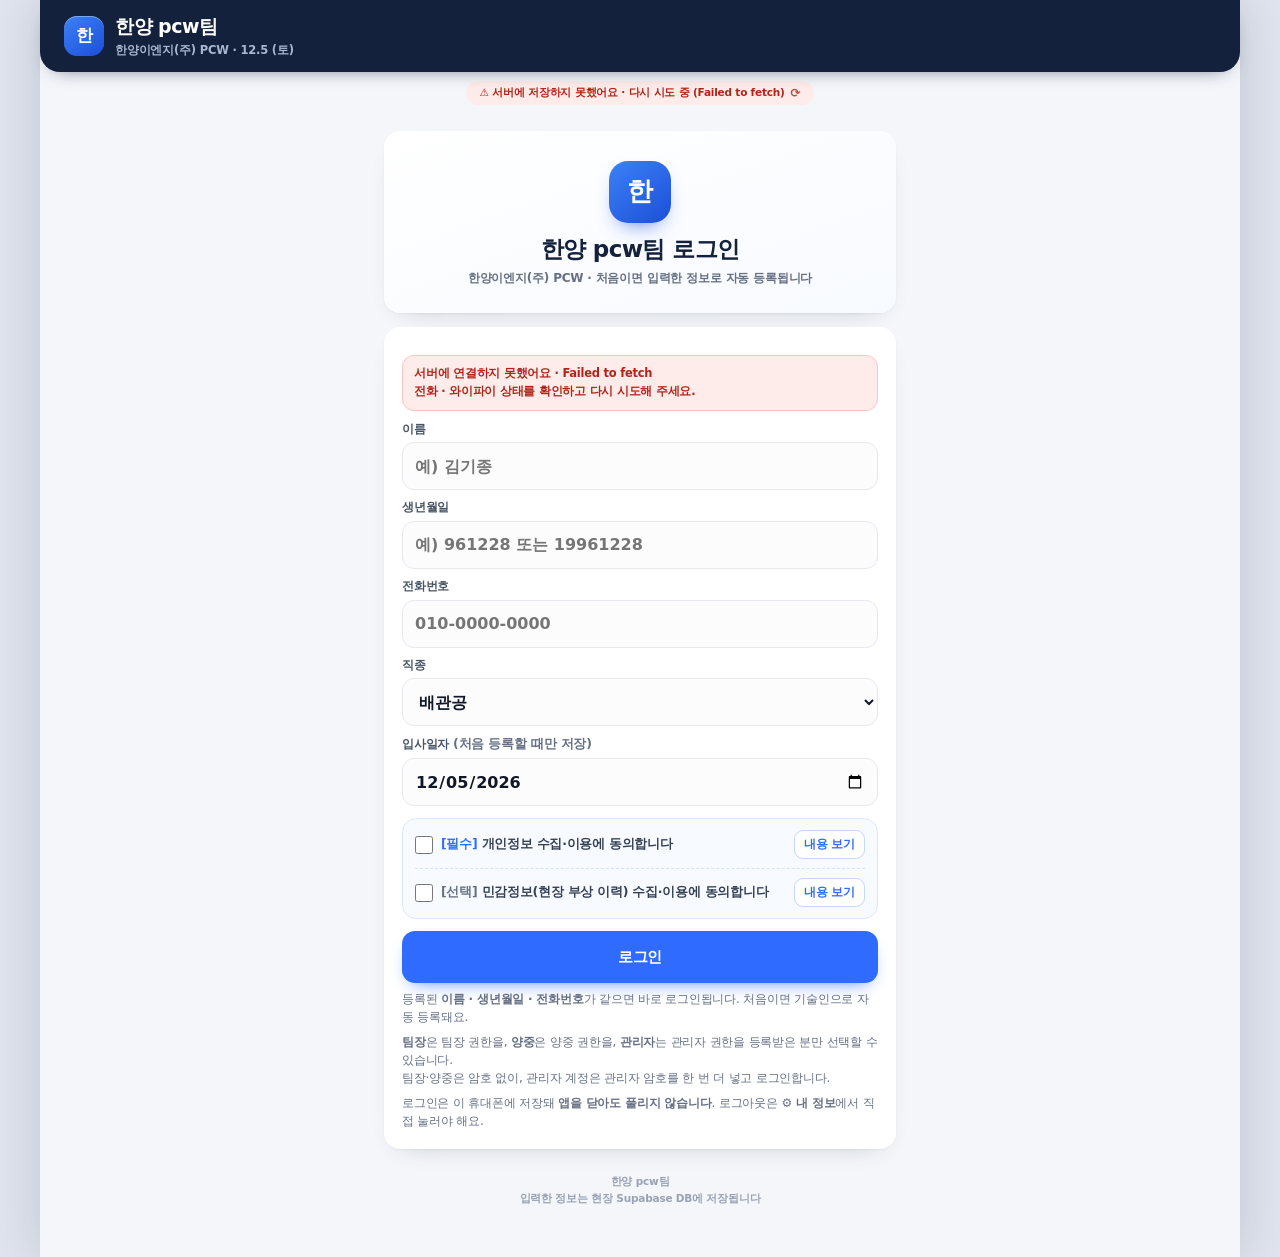
<file: index.html>
<!DOCTYPE html>
<html lang="ko">
<head>
<meta charset="utf-8">
<meta name="viewport" content="width=device-width, initial-scale=1.0, maximum-scale=1.0, viewport-fit=cover">
<meta name="theme-color" content="#14213D">
<title>한양 pcw팀</title>
<meta name="description" content="한양 pcw팀 · 한양이엔지(주) PCW 현장 앱 · 기술인 / 관리자">
<link rel="manifest" href="manifest.json">
<link rel="icon" href="icon.svg" type="image/svg+xml">
<link rel="apple-touch-icon" href="icon-192.png">
<meta name="apple-mobile-web-app-capable" content="yes">
<meta name="mobile-web-app-capable" content="yes">
<meta name="apple-mobile-web-app-status-bar-style" content="black-translucent">
<meta name="apple-mobile-web-app-title" content="한양 pcw팀">
<link rel="stylesheet" href="style.css">
</head>
<body>
<div id="app">
  <header id="topbar"></header>
  <div id="syncbar" class="syncbar"></div>
  <main id="screen"></main>
  <nav id="tabbar"></nav>
</div>
<div id="sheetWrap">
  <div class="sheet-bg" data-act="closeSheet"></div>
  <div class="sheet">
    <div class="sheet-grip"></div>
    <div id="sheetBody"></div>
  </div>
</div>
<div id="toast"></div>
<script src="js/api.js"></script>
<script src="js/xlsx.full.min.js"></script>
<script src="js/store.js"></script>
<script src="js/views.js"></script>
<script src="js/actions.js"></script>
</body>
</html>
</file>
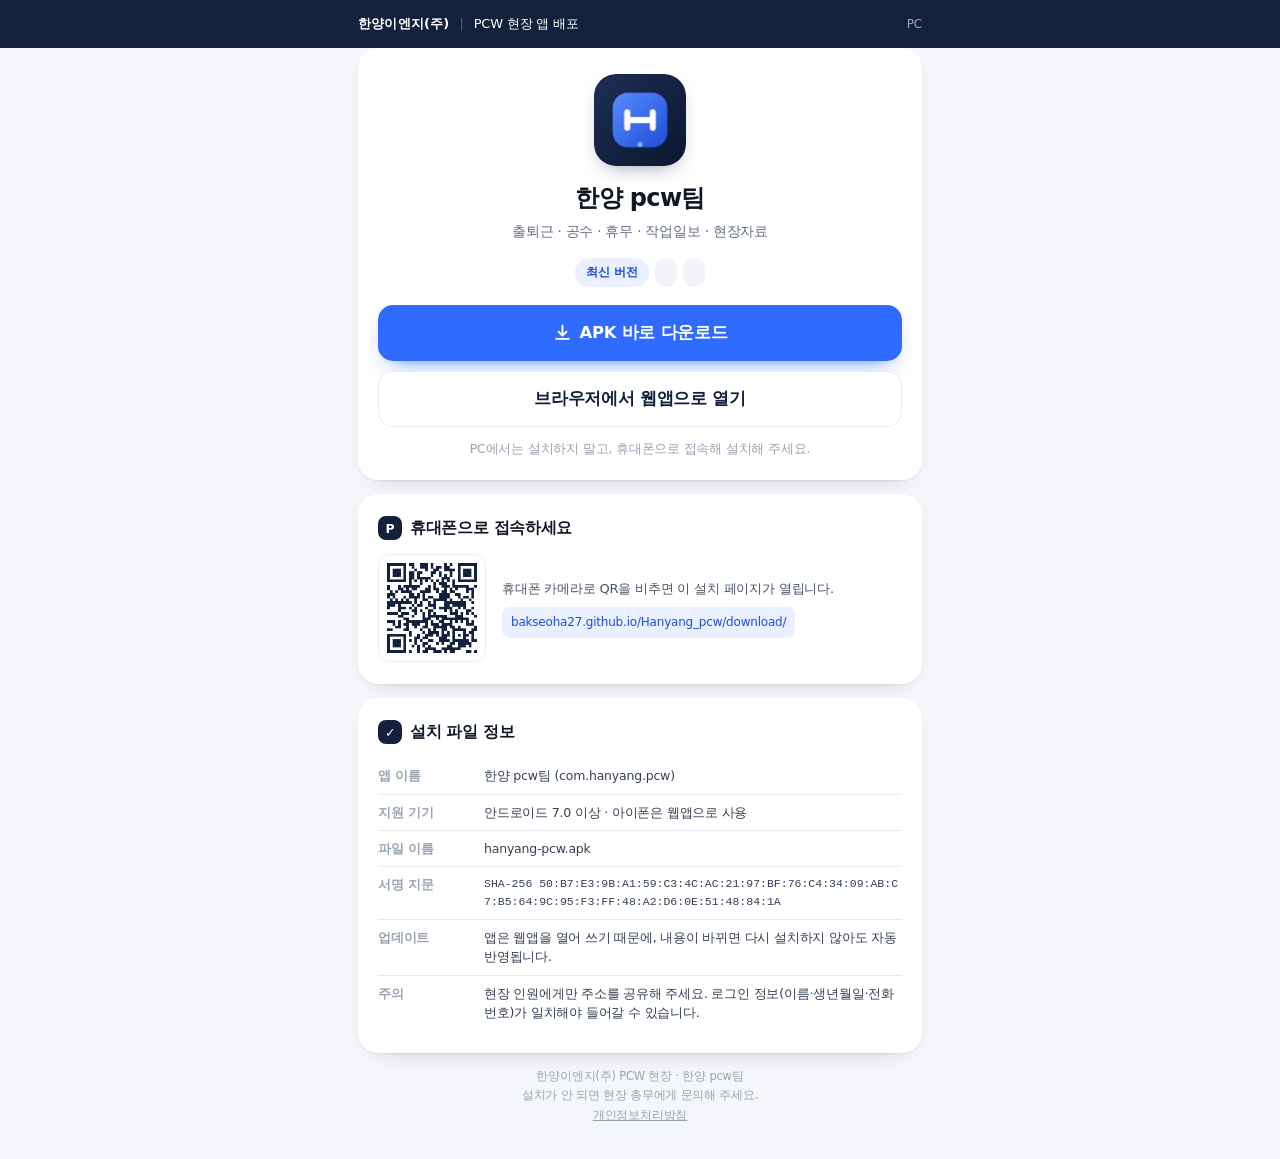
<file: download/index.html>
<!DOCTYPE html>
<html lang="ko">
<head>
<meta charset="utf-8">
<meta name="viewport" content="width=device-width, initial-scale=1.0, viewport-fit=cover">
<meta name="theme-color" content="#14213D">
<meta name="robots" content="noindex, nofollow">
<title>한양 pcw팀 설치 · 한양이엔지(주) PCW 현장 앱</title>
<meta name="description" content="한양 pcw팀 안드로이드 앱 설치 안내 — 출퇴근·휴무·작업일보·현장자료">
<link rel="icon" href="../icon.svg" type="image/svg+xml">
<link rel="apple-touch-icon" href="../icon-192.png">
<style>
  :root{
    --navy:#14213D; --navy2:#1E2F55; --blue:#2F6BFF; --blue-dark:#1D4ED8;
    --green:#12B76A; --gray:#667085; --gray2:#98A2B3; --line:#E6E9F0;
    --bg:#F4F6FA; --card:#fff;
  }
  *{box-sizing:border-box; -webkit-tap-highlight-color:transparent;}
  html{-webkit-text-size-adjust:100%;}
  body{
    margin:0; background:var(--bg); color:#101828;
    font-family:-apple-system,BlinkMacSystemFont,"Malgun Gothic","Apple SD Gothic Neo","Noto Sans KR",system-ui,sans-serif;
    font-size:15px; line-height:1.55; letter-spacing:-.2px;
  }
  a{color:inherit;}
  .top{background:var(--navy); color:#fff; padding:14px 0;}
  .top .wrap{display:flex; align-items:center; gap:8px; font-size:13px;}
  .top b{font-weight:800; letter-spacing:.2px;}
  .top .bar{color:#4B5B7E; margin:0 2px;}
  .top .right{margin-left:auto; color:#9AA8C4; font-size:12px;}
  .wrap{max-width:600px; margin:0 auto; padding:0 18px;}
  main{padding:22px 0 40px;}
  .card{
    background:var(--card); border-radius:20px; padding:22px 20px; margin-bottom:14px;
    box-shadow:0 1px 2px rgba(16,24,40,.05), 0 10px 26px -18px rgba(16,24,40,.35);
  }
  /* ---------- 앱 카드 ---------- */
  .app-card{text-align:center; padding-top:26px;}
  .app-icon{
    width:82px; height:82px; border-radius:22px; display:block; margin:0 auto 14px;
    box-shadow:0 8px 20px -10px rgba(20,33,61,.55);
  }
  h1{font-size:22px; font-weight:900; margin:0 0 4px; letter-spacing:-.6px;}
  .sub{color:var(--gray); font-size:13.5px; margin:0 0 16px;}
  .meta{display:flex; flex-wrap:wrap; gap:6px; justify-content:center; margin-bottom:18px;}
  .chip{
    display:inline-flex; align-items:center; gap:5px;
    background:#F2F4F7; color:#475467; border-radius:999px;
    padding:5px 11px; font-size:12px; font-weight:700;
  }
  .chip.dot{background:#EAF0FF; color:var(--blue-dark);}
  .chip.ok{background:#E6F8F0; color:#027A48;}
  .btn{
    display:flex; align-items:center; justify-content:center; gap:8px;
    width:100%; min-height:56px; border-radius:15px; text-decoration:none;
    font-size:16.5px; font-weight:800; letter-spacing:-.3px;
    border:0; cursor:pointer; margin-top:10px;
  }
  .btn.primary{background:var(--blue); color:#fff; box-shadow:0 10px 22px -12px rgba(47,107,255,.95);}
  .btn.primary:active{background:var(--blue-dark);}
  .btn.ghost{background:#fff; color:var(--navy); border:1.5px solid var(--line);}
  .btn.ghost:active{background:#F7F9FC;}
  .btn[hidden]{display:none;}
  .live{
    margin:14px 0 0; font-size:12.5px; color:var(--blue-dark); font-weight:700;
    background:#EAF0FF; border-radius:12px; padding:10px 12px;
  }
  .note{
    margin:0 0 4px; font-size:13px; color:#475467;
    background:#FFF4E4; border-radius:12px; padding:10px 12px;
  }
  .note[hidden]{display:none;}
  .small{font-size:12.5px; color:var(--gray2); margin:12px 0 0;}
  /* ---------- 안내 카드 ---------- */
  h2{font-size:15.5px; font-weight:900; margin:0 0 14px; letter-spacing:-.3px; display:flex; align-items:center; gap:8px;}
  h2 .num{
    width:24px; height:24px; border-radius:8px; background:var(--navy); color:#fff;
    font-size:12.5px; display:inline-flex; align-items:center; justify-content:center; font-weight:800;
  }
  ol.steps{margin:0; padding:0; list-style:none; counter-reset:step;}
  ol.steps li{
    position:relative; padding:0 0 16px 40px; counter-increment:step; font-size:14px; color:#344054;
  }
  ol.steps li:last-child{padding-bottom:0;}
  ol.steps li::before{
    content:counter(step); position:absolute; left:0; top:1px;
    width:26px; height:26px; border-radius:50%; background:#EAF0FF; color:var(--blue-dark);
    font-size:12.5px; font-weight:800; display:flex; align-items:center; justify-content:center;
  }
  ol.steps li b{font-weight:800; color:#101828;}
  ol.steps li .sub2{display:block; color:var(--gray); font-size:12.5px; margin-top:3px;}
  .kv{display:flex; gap:10px; font-size:12.5px; color:var(--gray); padding:8px 0; border-top:1px solid var(--line);}
  .kv:first-of-type{border-top:0;}
  .kv .k{width:96px; flex:0 0 96px; color:var(--gray2); font-weight:700;}
  .kv .v{word-break:break-all; color:#344054;}
  .mono{font-family:ui-monospace,SFMono-Regular,Menlo,Consolas,monospace; font-size:11.5px; letter-spacing:0;}
  .qr-row{display:flex; gap:16px; align-items:center;}
  .qr-row img{width:108px; height:108px; border-radius:12px; border:1px solid var(--line);}
  .qr-row .t{font-size:13px; color:#475467;}
  .qr-row .url{
    display:inline-block; margin-top:8px; font-size:12px; color:var(--blue-dark);
    background:#EAF0FF; border-radius:8px; padding:6px 9px; word-break:break-all;
  }
  .ok-line{display:flex; align-items:center; gap:8px; font-size:13.5px; font-weight:800; color:#027A48;}
  .ok-line svg{flex:0 0 auto;}
  .foot{text-align:center; color:var(--gray2); font-size:11.5px; padding:0 18px 34px; line-height:1.7;}
  @media (min-width:640px){ h1{font-size:24px;} .app-icon{width:92px; height:92px;} }
</style>
</head>
<body>

<header class="top">
  <div class="wrap">
    <b>한양이엔지(주)</b><span class="bar">|</span><span>PCW 현장 앱 배포</span>
    <span class="right" id="topRight">설치 안내</span>
  </div>
</header>

<main class="wrap">

  <!-- 앱 소개 + 다운로드 -->
  <section class="card app-card">
    <img class="app-icon" src="../icon-192.png" alt="한양 pcw팀 앱 아이콘">
    <h1>한양 pcw팀</h1>
    <p class="sub">출퇴근 · 공수 · 휴무 · 작업일보 · 현장자료</p>

    <div class="meta">
      <span class="chip dot" id="chipVer">최신 버전</span>
      <span class="chip" id="chipSize" hidden></span>
      <span class="chip" id="chipDate" hidden></span>
    </div>

    <p class="note" id="kakaoNote" hidden></p>
    <p class="note" id="appNote" hidden></p>

    <div class="cta">
      <a class="btn primary" id="apkBtn" href="https://github.com/bakseoha27/Hanyang_pcw/releases/latest/download/hanyang-pcw.apk" rel="noopener">
        <svg width="19" height="19" viewBox="0 0 24 24" fill="none" stroke="currentColor" stroke-width="2.4" stroke-linecap="round" stroke-linejoin="round"><path d="M12 3v12"/><path d="m7 11 5 5 5-5"/><path d="M4 20h16"/></svg>
        <span>APK 바로 다운로드</span>
      </a>
      <a class="btn primary" id="webBtn" href="https://bakseoha27.github.io/Hanyang_pcw/" hidden>
        <svg width="19" height="19" viewBox="0 0 24 24" fill="none" stroke="currentColor" stroke-width="2.4" stroke-linecap="round" stroke-linejoin="round"><path d="M14 4h6v6"/><path d="M20 4 11 13"/><path d="M19 14v5a1 1 0 0 1-1 1H6a1 1 0 0 1-1-1V7a1 1 0 0 1 1-1h5"/></svg>
        <span>웹앱 바로 열기</span>
      </a>
      <a class="btn ghost" id="webBtn2" href="https://bakseoha27.github.io/Hanyang_pcw/" hidden>브라우저에서 웹앱으로 열기</a>
    </div>

    <p class="live" id="autoNote" hidden></p>
    <p class="small" id="tinyNote">이미 설치한 분은 앱을 열면 최신 화면으로 자동 업데이트됩니다. APK는 껍데기가 바뀌었을 때만 다시 받으면 됩니다.</p>
  </section>

  <!-- 안드로이드 설치 안내 -->
  <section class="card" id="guideAndroid" hidden>
    <h2><span class="num">A</span> 안드로이드 설치 방법</h2>
    <ol class="steps">
      <li><b>내려받은 파일 열기</b><span class="sub2">화면 위쪽 알림을 누르거나, 내 파일 → 다운로드 → <b>hanyang-pcw.apk</b></span></li>
      <li><b>“출처를 알 수 없는 앱” 허용</b><span class="sub2">설치 화면에서 안내가 뜨면 <b>설정 → 허용</b>을 눌러 주세요. (한 번만 하면 됩니다)</span></li>
      <li><b>설치 → 열기</b><span class="sub2">홈 화면에 <b>한양 pcw팀</b> 아이콘이 생깁니다.</span></li>
      <li><b>이름 · 생년월일 · 전화번호로 로그인</b><span class="sub2">관리자는 직종에서 <b>관리자</b>를 고르면 전체 현황 화면이 열립니다.</span></li>
    </ol>
  </section>

  <!-- 아이폰 안내 -->
  <section class="card" id="guideIos" hidden>
    <h2><span class="num">i</span> 아이폰은 홈 화면에 추가</h2>
    <ol class="steps">
      <li><b>위의 <span style="color:var(--blue-dark)">웹앱 바로 열기</span> 누르기</b><span class="sub2">Safari에서 앱이 열립니다. (크롬이 아닌 <b>Safari</b>에서 열어야 합니다)</span></li>
      <li><b>아래쪽 <span style="font-weight:800">공유</span> 버튼 누르기</b><span class="sub2">네모 위로 화살표가 뜬 모양입니다.</span></li>
      <li><b><span style="font-weight:800">홈 화면에 추가</span> 선택 → 추가</b><span class="sub2">홈 화면에 <b>한양 pcw팀</b> 아이콘이 생기고, 앱처럼 전체 화면으로 열립니다.</span></li>
    </ol>
  </section>

  <!-- PC 안내 -->
  <section class="card" id="guidePc" hidden>
    <h2><span class="num">P</span> 휴대폰으로 접속하세요</h2>
    <div class="qr-row">
      <img src="qr.png" alt="설치 페이지 QR 코드" width="108" height="108">
      <div class="t">
        휴대폰 카메라로 QR을 비추면 이 설치 페이지가 열립니다.
        <span class="url">bakseoha27.github.io/Hanyang_pcw/download/</span>
      </div>
    </div>
  </section>

  <!-- 신뢰 정보 -->
  <section class="card">
    <h2><span class="num">✓</span> 설치 파일 정보</h2>
    <div class="kv"><span class="k">앱 이름</span><span class="v">한양 pcw팀 (com.hanyang.pcw)</span></div>
    <div class="kv"><span class="k">지원 기기</span><span class="v">안드로이드 7.0 이상 · 아이폰은 웹앱으로 사용</span></div>
    <div class="kv"><span class="k">파일 이름</span><span class="v">hanyang-pcw.apk</span></div>
    <div class="kv"><span class="k">서명 지문</span><span class="v mono">SHA-256 50:B7:E3:9B:A1:59:C3:4C:AC:21:97:BF:76:C4:34:09:AB:C7:B5:64:9C:95:F3:FF:48:A2:D6:0E:51:48:84:1A</span></div>
    <div class="kv"><span class="k">업데이트</span><span class="v">앱은 웹앱을 열어 쓰기 때문에, 내용이 바뀌면 다시 설치하지 않아도 자동 반영됩니다.</span></div>
    <div class="kv"><span class="k">주의</span><span class="v">현장 인원에게만 주소를 공유해 주세요. 로그인 정보(이름·생년월일·전화번호)가 일치해야 들어갈 수 있습니다.</span></div>
  </section>

</main>

<footer class="foot">
  한양이엔지(주) PCW 현장 · 한양 pcw팀<br>
  설치가 안 되면 현장 총무에게 문의해 주세요.<br>
  <a href="../privacy.html" style="color:inherit;text-decoration:underline;">개인정보처리방침</a>
</footer>

<script>
(function () {
  var APK = 'https://github.com/bakseoha27/Hanyang_pcw/releases/latest/download/hanyang-pcw.apk';
  var WEB = 'https://bakseoha27.github.io/Hanyang_pcw/';
  var ua = navigator.userAgent || '';
  var isApp = /HanyangPcwApp/.test(ua);
  var isAndroid = /Android/i.test(ua);
  var isIOS = /iPhone|iPad|iPod/i.test(ua) || (/Macintosh/i.test(ua) && navigator.maxTouchPoints > 1);
  var inApp = /KAKAOTALK|NAVER\(inapp|Instagram|FBAN|FBAV|Line\/|Twitter/i.test(ua);

  var $ = function (id) { return document.getElementById(id); };
  var apkBtn = $('apkBtn'), webBtn = $('webBtn'), webBtn2 = $('webBtn2');
  apkBtn.href = APK;
  webBtn.href = WEB;
  webBtn2.href = WEB;

  function show(el, on) { if (el) el.hidden = !on; }

  // 이미 우리 앱(WebView)으로 열린 경우
  if (isApp) {
    show(apkBtn, false); show(webBtn, false); show(webBtn2, false);
    show($('appNote'), true);
    $('appNote').textContent = '지금 앱으로 접속해 있습니다. 이 화면은 앱을 새로 설치할 때만 필요합니다.';
    $('topRight').textContent = '앱 접속 중';
    $('tinyNote').textContent = '앱 안에서는 이 페이지를 닫고 홈 화면의 앱을 사용하시면 됩니다.';
  } else if (isAndroid) {
    show(webBtn, false);
    show(webBtn2, true);
    show($('guideAndroid'), true);
    $('topRight').textContent = '안드로이드';
    startAutoDownload();
  } else if (isIOS) {
    show(apkBtn, false);
    show(webBtn, true);
    show(webBtn2, false);
    show($('guideIos'), true);
    $('topRight').textContent = '아이폰 · 아이패드';
    $('tinyNote').textContent = '아이폰은 APK 설치 대신 홈 화면에 추가해서 앱처럼 쓸 수 있습니다.';
  } else {
    show(webBtn, false);
    show(webBtn2, true);
    show($('guidePc'), true);
    $('topRight').textContent = 'PC';
    $('tinyNote').textContent = 'PC에서는 설치하지 말고, 휴대폰으로 접속해 설치해 주세요.';
  }

  // 카카오톡 등 앱 안 브라우저에서는 내려받기가 막힐 수 있음
  if (inApp && !isApp) {
    show($('kakaoNote'), true);
    $('kakaoNote').textContent = '카카오톡·인스타그램 같은 앱 안에서 열면 다운로드가 막힐 수 있습니다. 오른쪽 위 ⋮ 를 눌러 “다른 브라우저로 열기”를 선택해 주세요.';
  }

  function startAutoDownload() {
    var seen = false;
    try { seen = sessionStorage.getItem('pcw_auto_dl') === '1'; sessionStorage.setItem('pcw_auto_dl', '1'); } catch (e) {}
    var note = $('autoNote');
    show(note, true);
    if (seen) {
      note.textContent = '아래 버튼을 누르면 다시 내려받습니다.';
      return;
    }
    note.textContent = '잠시 후 내려받기가 자동으로 시작됩니다… 시작되지 않으면 아래 버튼을 눌러 주세요.';
    setTimeout(function () {
      try { window.location.assign(APK); } catch (e) {}
    }, 900);
  }

  // 릴리스에서 실제 파일 크기·날짜 가져오기 (실패하면 숨김)
  function fmtSize(b) {
    if (!b || b < 1024) return (b || 0) + ' B';
    var kb = b / 1024;
    if (kb < 1024) return (Math.round(kb * 10) / 10) + ' KB';
    return (Math.round(kb / 1024 * 100) / 100) + ' MB';
  }
  try {
    fetch('https://api.github.com/repos/bakseoha27/Hanyang_pcw/releases/tags/latest', { cache: 'no-store' })
      .then(function (r) { return r.ok ? r.json() : null; })
      .then(function (j) {
        if (!j || !j.assets || !j.assets.length) return;
        var a = j.assets[0];
        if (a.size) { $('chipSize').textContent = fmtSize(a.size); show($('chipSize'), true); }
        if (j.published_at) {
          var d = new Date(j.published_at);
          $('chipDate').textContent = d.getFullYear() + '.' + (d.getMonth() + 1) + '.' + d.getDate() + ' 배포';
          show($('chipDate'), true);
        }
      })
      .catch(function () {});
  } catch (e) {}
})();
</script>
</body>
</html>
</file>
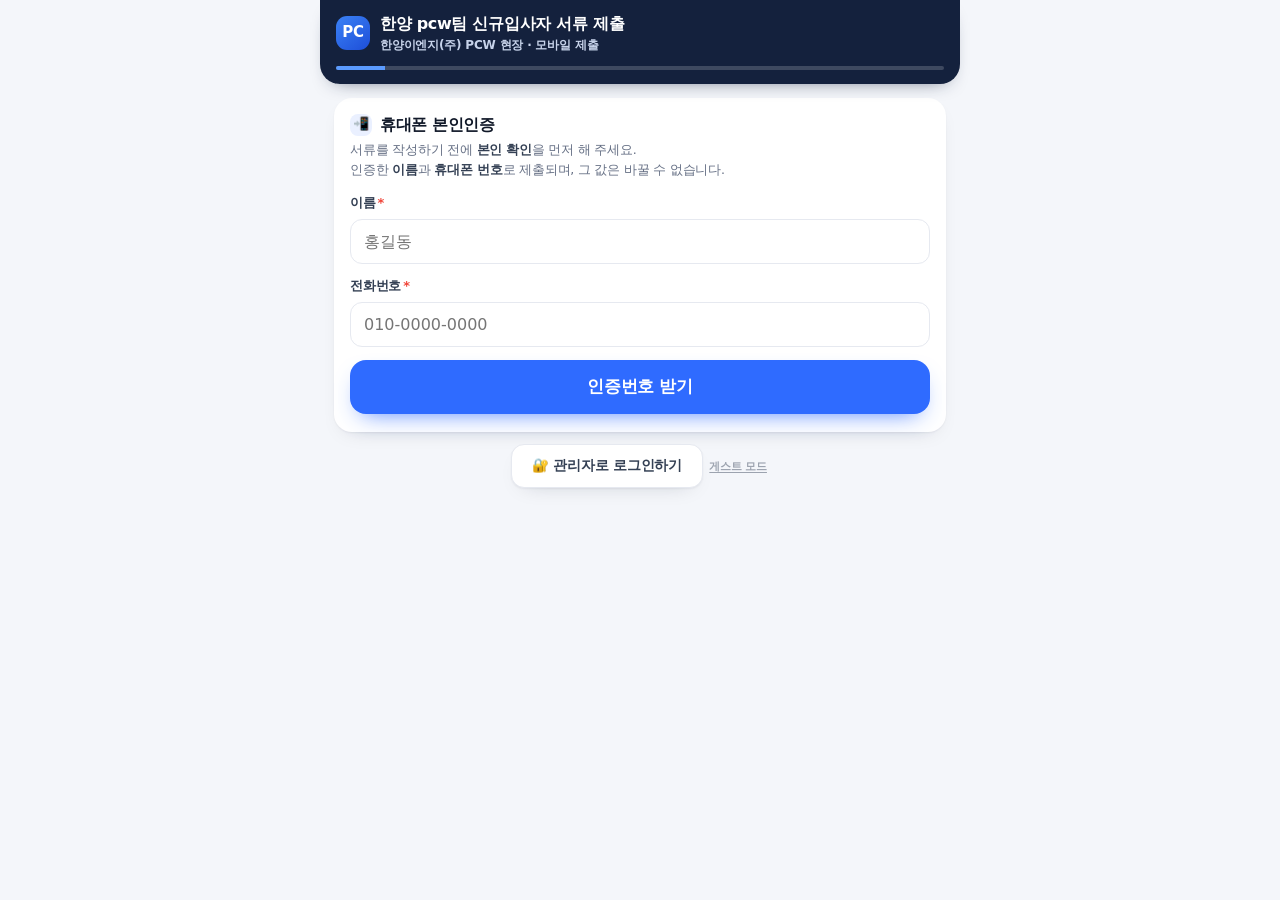
<file: onboarding/index.html>
<!DOCTYPE html>
<html lang="ko">
<head>
<meta charset="utf-8">
<meta name="viewport" content="width=device-width, initial-scale=1.0, maximum-scale=1.0, viewport-fit=cover">
<meta name="theme-color" content="#14213D">
<title>한양 pcw팀 신규입사자 서류 제출</title>
<meta name="description" content="한양 pcw팀 신규입사자 서류 제출 — 기본 정보 입력과 서류 업로드">
<link rel="icon" href="../icon.svg" type="image/svg+xml">
<link rel="stylesheet" href="css/app.v12.css">
</head>
<body>
<div class="wrap">
  <header class="top">
    <div class="row">
      <div class="logo">PC</div>
      <div>
        <h1>한양 pcw팀 신규입사자 서류 제출</h1>
        <p>한양이엔지(주) PCW 현장 · 모바일 제출</p>
      </div>
    </div>
    <div class="progress"><i id="prog"></i></div>
  </header>

  <!-- 0. 휴대폰 본인인증 (첫 화면) — 인증을 마쳐야 서류 작성 폼이 열립니다 -->
  <main id="gateArea">
    <section class="card gate">
      <h2><span class="step">📲</span> 휴대폰 본인인증</h2>
      <p class="hint">서류를 작성하기 전에 <b>본인 확인</b>을 먼저 해 주세요.<br>인증한 <b>이름</b>과 <b>휴대폰 번호</b>로 제출되며, 그 값은 바꿀 수 없습니다.</p>

      <div class="field">
        <label for="vName">이름<span class="req">*</span></label>
        <input type="text" id="vName" autocomplete="name" placeholder="홍길동">
      </div>

      <div class="field">
        <label for="vPhone">전화번호<span class="req">*</span></label>
        <input type="tel" id="vPhone" inputmode="numeric" autocomplete="tel" placeholder="010-0000-0000" maxlength="13">
      </div>

      <p class="otperr hide" id="otpErr"></p>

      <button type="button" class="btn" id="otpSendBtn">인증번호 받기</button>

      <div class="otpbox hide" id="otpCodeBox">
        <div class="field">
          <label for="otpCode">인증번호 6자리<span class="req">*</span></label>
          <input type="tel" id="otpCode" class="otpcode" inputmode="numeric" autocomplete="one-time-code" placeholder="123456" maxlength="6">
          <p class="sub" id="otpHint">문자로 받은 6자리 숫자를 입력해 주세요.</p>
        </div>
        <div class="otprow">
          <span class="otptimer" id="otpTimer">5:00</span>
          <button type="button" class="linkbtn" id="otpResendBtn">다시 받기</button>
        </div>
        <button type="button" class="btn" id="otpVerifyBtn">인증 확인</button>
      </div>
    </section>

    <div class="gatefoot">
      <button type="button" class="adminlink" id="adminGateBtn">🔐 관리자로 로그인하기</button>
      <button type="button" class="guestlink" id="guestGateBtn">게스트 모드</button>
    </div>
  </main>

  <main id="formArea" class="hide">
    <div class="guestbadge hide" id="guestBadge">👀 게스트 미리보기 모드 · 실제로 제출되지 않습니다</div>
    <div class="verifiedbar hide" id="verifiedBar">
      ✅ <b id="verifiedWho"></b> 님 · <span id="verifiedPhone"></span> 인증 완료
      <small>이름과 휴대폰 번호는 문자 인증으로 확인된 값이라 수정할 수 없습니다.</small>
    </div>

    <!-- 1. 기본 정보 -->
    <section class="card">
      <h2><span class="step">1</span> 기본 정보</h2>
      <p class="hint">신분증과 똑같이 적어 주세요. 주민등록번호는 서류 확인·4대보험 신고에만 사용합니다.</p>

      <div class="field">
        <label for="name">성명<span class="req">*</span></label>
        <input type="text" id="name" autocomplete="name" placeholder="박서하">
      </div>

      <div class="field">
        <label for="rrn">주민등록번호<span class="req">*</span></label>
        <input type="tel" id="rrn" inputmode="numeric" autocomplete="off" placeholder="000000-0000000" maxlength="14">
        <p class="sub">숫자만 입력해도 하이픈이 자동으로 들어갑니다.</p>
      </div>

      <div class="field">
        <label for="address">주소<span class="req">*</span></label>
        <textarea id="address" placeholder="" rows="2"></textarea>
      </div>

      <div class="field">
        <label>휴대폰 기종<span class="req">*</span></label>
        <div class="seg" id="seg-os">
          <label><input type="radio" name="phone_os" value="삼성"><span>삼성</span></label>
          <label><input type="radio" name="phone_os" value="아이폰"><span>아이폰</span></label>
        </div>
      </div>

      <div class="field">
        <label for="phone">휴대폰번호<span class="req">*</span></label>
        <input type="tel" id="phone" inputmode="numeric" autocomplete="tel" placeholder="010-0000-0000" maxlength="13">
      </div>

      <div class="field">
        <label>본인 명의 휴대폰인가요?<span class="req">*</span></label>
        <div class="seg" id="seg-owned">
          <label><input type="radio" name="phone_self_owned" value="O"><span>O (본인 명의)</span></label>
          <label><input type="radio" name="phone_self_owned" value="X"><span>X (가족 명의 등)</span></label>
        </div>
      </div>

    </section>

    <!-- 2. 근무 / 급여 -->
    <section class="card">
      <h2><span class="step">2</span> 근무 · 급여 정보</h2>
      <p class="hint">급여 입금 계좌는 본인 명의로 적어 주세요.</p>

      <div class="grid2">
        <div class="field">
          <label for="bank">은행<span class="req">*</span></label>
          <input type="text" id="bank" list="bankList" placeholder="예) 농협">
          <datalist id="bankList">
            <option value="농협"><option value="신한"><option value="국민"><option value="하나">
            <option value="우리"><option value="기업"><option value="카카오뱅크"><option value="토스">
            <option value="케이뱅크"><option value="새마을금고"><option value="부산은행"><option value="대구은행">
            <option value="경남은행"><option value="광주은행"><option value="전북은행"><option value="제주은행">
            <option value="수협"><option value="우체국"><option value="SC제일"><option value="씨티">
          </datalist>
        </div>
        <div class="field">
          <label for="account_number">계좌번호<span class="req">*</span></label>
          <input type="tel" id="account_number" inputmode="numeric" placeholder="숫자와 -">
        </div>
      </div>

      <div class="field">
        <label for="account_holder">입금자명(예금주)<span class="req">*</span></label>
        <input type="text" id="account_holder" autocomplete="off" placeholder="예금주 이름을 적어 주세요">
        <p class="warnline">⚠️ 본인 명의 계좌만 가능합니다 (가족·타인 명의 입사 불가)</p>
        <div class="chips" id="holderChips" style="margin-top:9px">
          <label><input type="checkbox" id="holder_self" checked><span>본인 명의 계좌 확인 (필수)</span></label>
        </div>
        <p class="sub" id="holderHint">체크하면 위 <b>성명</b>과 똑같이 자동 입력됩니다. 체크를 풀면 직접 적을 수 있지만, <b>성명과 다른 이름은 제출되지 않습니다.</b></p>
      </div>

      <div class="field">
        <label>직종</label>
        <div class="chips" id="jobChips">
          <label><input type="checkbox" id="is_welder" name="is_welder" value="용접공"><span>☑ 용접공입니다</span></label>
        </div>
        <p class="sub">용접공이면 체크해 주세요.</p>
      </div>

      <div class="grid2">
        <div class="field">
          <label for="daily_wage">단가<span class="req">*</span></label>
          <input type="text" id="daily_wage" autocomplete="off" placeholder="협의 안 됐을 경우 '미기재' 입력">
          <p class="sub">일당(단가)을 숫자로 적어 주세요. 아직 협의 전이면 <b>미기재</b>라고 적으셔도 됩니다.</p>
        </div>
        <div class="field">
          <label for="blood_type">혈액형<span class="req">*</span></label>
          <select id="blood_type">
            <option value="">선택</option>
            <option value="A">A</option><option value="B">B</option>
            <option value="O">O</option><option value="AB">AB</option>
          </select>
        </div>
        <div class="field">
          <label for="total_career">총 경력<span class="req">*</span></label>
          <input type="text" id="total_career" placeholder="예) 12년 0개월">
        </div>
        <div class="field">
          <label for="semi_career">반도체 경력<span class="req">*</span></label>
          <input type="text" id="semi_career" required placeholder="예) 5년 0개월 / 없음">
        </div>
      </div>

      <div class="field">
        <label for="email">이메일<span class="req">*</span></label>
        <input type="email" id="email" inputmode="email" autocomplete="email" required placeholder="예) hong@daum.net">
      </div>
    </section>

    <!-- 3. 지급품 / 자격 -->
    <section class="card">
      <h2><span class="step">3</span> 지급품 · 보유 자격</h2>
      <p class="hint">현장에서 지급할 작업복·안전화 사이즈와 보유 자격을 골라 주세요.</p>

      <div class="field">
        <label>조끼 사이즈<span class="req">*</span></label>
        <div class="seg mini" id="seg-vest">
          <label><input type="radio" name="vest_size" value="XL"><span>XL</span></label>
          <label><input type="radio" name="vest_size" value="2XL"><span>2XL</span></label>
          <label><input type="radio" name="vest_size" value="3XL"><span>3XL</span></label>
          <label><input type="radio" name="vest_size" value="4XL"><span>4XL</span></label>
        </div>
      </div>

      <div class="grid2">
        <div class="field">
          <label for="shoe_size">안전화 사이즈<span class="req">*</span></label>
          <input type="tel" id="shoe_size" inputmode="numeric" placeholder="예) 270">
        </div>
        <div class="field">
          <label>보안경<span class="req">*</span></label>
          <div class="seg mini" id="seg-glasses">
            <label><input type="radio" name="glasses_type" value="일반"><span>일반</span></label>
            <label><input type="radio" name="glasses_type" value="안경형"><span>안경형</span></label>
          </div>
        </div>
      </div>

      <div class="field">
        <label>보유 자격<span class="opt">복수 선택 · 없으면 넘어가세요</span></label>
        <div class="chips" id="certChips">
          <label><input type="checkbox" name="certs" value="TL"><span>TL</span></label>
          <label><input type="checkbox" name="certs" value="체결"><span>체결</span></label>
          <label><input type="checkbox" name="certs" value="신호수"><span>신호수</span></label>
          <label><input type="checkbox" name="certs" value="지게차"><span>지게차</span></label>
        </div>
        <div class="input-add">
          <input type="text" id="certEtc" placeholder="그 밖의 자격 직접 입력 (예) 비계기능사">
          <button type="button" id="certAdd">추가</button>
        </div>
      </div>
    </section>

    <!-- 4. 서류 -->
    <section class="card">
      <h2><span class="step">4</span> 서류 올리기</h2>
      <p class="hint">휴대폰 사진첩이나 카카오톡에서 받은 파일을 그대로 올리시면 됩니다.</p>

      <h3 class="zh">📷 사진 올리기</h3>

      <div class="field">
        <label>신분증 사진<span class="req">*</span></label>
        <div class="file" data-file="idcard">
          <div class="thumb" data-thumb>🪪</div>
          <div class="meta"><b>신분증</b><small data-name>사진 또는 PDF</small></div>
          <button type="button" class="pick" data-pick>선택</button>
          <input type="file" accept="image/*,application/pdf">
        </div>
      </div>

      <div class="field">
        <label>기초안전보건교육 이수증<span class="req">*</span></label>
        <div class="file" data-file="edu">
          <div class="thumb" data-thumb>📜</div>
          <div class="meta"><b>기초이수증</b><small data-name>사진 또는 PDF</small></div>
          <button type="button" class="pick" data-pick>선택</button>
          <input type="file" accept="image/*,application/pdf">
        </div>
      </div>

      <div class="field">
        <label>통장사본<span class="req">*</span></label>
        <div class="file" data-file="bank">
          <div class="thumb" data-thumb>🏦</div>
          <div class="meta"><b>통장사본</b><small data-name>사진 또는 PDF</small></div>
          <button type="button" class="pick" data-pick>선택</button>
          <input type="file" accept="image/*,application/pdf">
        </div>
      </div>

      <div class="field">
        <label>증명사진<span class="req">*</span></label>
        <div class="file" data-file="photo">
          <div class="thumb" data-thumb>🙂</div>
          <div class="meta"><b>증명사진</b><small data-name>사진 선택</small></div>
          <button type="button" class="pick" data-pick>선택</button>
          <input type="file" accept="image/*">
        </div>
      </div>

      <h3 class="zh">📄 서류 올리기</h3>

      <div class="field">
        <label>본인 건강검진 결과지<span class="opt">선택 · 여러 개 추가</span></label>
        <div class="hlist" id="healthList"></div>
        <input type="file" id="healthInput" accept="application/pdf" multiple hidden>
        <button type="button" class="btn ghost sm addh" id="healthAdd">+ 검진 파일 추가</button>
        <p class="sub">일반·배치전·특수 검진을 <b>각각</b> 올려 주세요. 파일을 고르면 PDF 글자를 읽어 <b>검진일자·종류</b>를 자동으로 찾아 줍니다.</p>
        <p class="sub">카카오톡에서 검진 결과 PDF를 찾는 방법이 어려우시면 <button type="button" class="linkbtn" data-guide>❓ 카톡에서 검진 PDF 찾는 법</button> 을 눌러 주세요.</p>
      </div>

      <div class="field">
        <label>경력증명서<span class="req">*</span></label>
        <div class="file" data-file="career">
          <div class="thumb" data-thumb>📄</div>
          <div class="meta"><b id="careerName">경력증명서</b><small data-name>PDF 파일</small></div>
          <button type="button" class="pick" data-pick>선택</button>
          <input type="file" accept="application/pdf">
        </div>
        <div class="note">경력증명서는 <b>PDF 파일만</b> 올릴 수 있습니다. 사진·캡처 이미지는 접수되지 않으니, 발급처에서 PDF로 받아 주세요.</div>
      </div>
      <div class="d2ask" id="d2Ask">
        <div class="chips" id="d2Chips">
          <label><input type="checkbox" id="d2Declare"><span>D2 판정이신가요?</span></label>
        </div>
        <p class="sub" id="d2AskHint">D2 판정을 받으셨다면 체크해 주세요. 소견서(필수) · 약봉투(선택) 올리는 칸이 열립니다.</p>
      </div>

      <div class="d2box hide" id="d2Box">
        <b>⚠️ D2 판정이 확인되었습니다</b>
        <p>소견서(필수)와 복용 중인 약봉투 사진(없으면 패스)을 첨부해 주세요!</p>
        <div class="d2acts">
          <button type="button" class="btn sm" data-jump="opinion">소견서 올리기</button>
          <button type="button" class="btn sm ghost" data-jump="medicine">약봉투 올리기</button>
        </div>
      </div>

      <div id="d2Fields" class="hide">
      <div class="field" id="field-opinion">
        <label>소견서<span class="req hide" id="opinionReq">*</span><span class="opt" id="opinionOpt">D2 판정을 받은 경우 필수</span></label>
        <div class="file" data-file="opinion">
          <div class="thumb" data-thumb>🗒️</div>
          <div class="meta"><b>소견서</b><small data-name>PDF 파일</small></div>
          <button type="button" class="pick" data-pick>선택</button>
          <input type="file" accept="application/pdf">
        </div>
      </div>

      <div class="field" id="field-medicine">
        <label>복용 중인 약봉투 사진<span class="opt">D2 판정 시 · 없으면 넘어가세요</span></label>
        <div class="file" data-file="medicine">
          <div class="thumb" data-thumb>💊</div>
          <div class="meta"><b>약봉투</b><small data-name>사진 또는 PDF (선택)</small></div>
          <button type="button" class="pick" data-pick>선택</button>
          <input type="file" accept="image/*,application/pdf">
        </div>
      </div>
      </div>

    </section>

    <!-- 5. 동의 -->
    <section class="card">
      <h2><span class="step">5</span> 개인정보 동의</h2>
      <p class="hint">아래 세 가지에 모두 동의하셔야 서류가 접수됩니다.</p>

      <div class="consent all">
        <div class="line">
          <input type="checkbox" id="agreeAll">
          <label class="t" for="agreeAll">전체 동의합니다<small>아래 필수 동의 3가지를 한 번에 선택합니다.</small></label>
        </div>
      </div>

      <div class="consent">
        <div class="line">
          <input type="checkbox" class="agree" id="agree_privacy" data-key="privacy">
          <label class="t" for="agree_privacy">[필수] 개인정보 수집·이용 동의
            <small>보유기간: 입사 시부터 퇴사 전까지 보관 · 입사 취소 시 즉시 영구 파기</small></label>
          <button type="button" class="view" data-doc="privacy">전문</button>
        </div>
      </div>

      <div class="consent">
        <div class="line">
          <input type="checkbox" class="agree" id="agree_unique" data-key="unique">
          <label class="t" for="agree_unique">[필수] 고유식별정보(주민등록번호) 처리 동의
            <small>주민등록번호는 본인 확인·4대보험 신고 등 법령상 업무에만 사용합니다.</small></label>
          <button type="button" class="view" data-doc="unique">전문</button>
        </div>
      </div>

      <div class="consent">
        <div class="line">
          <input type="checkbox" class="agree" id="agree_sensitive" data-key="sensitive">
          <label class="t" for="agree_sensitive">[필수] 민감정보(건강검진·혈액형·소견서) 처리 동의
            <small>현장 안전 배치와 지급품 준비 목적으로만 사용합니다.</small></label>
          <button type="button" class="view" data-doc="sensitive">전문</button>
        </div>
      </div>
      <p class="sub" style="margin:0 0 12px;color:#98A2B3;font-size:11.5px">동의 일시는 제출 시점으로 자동 기록됩니다.</p>
    </section>

    <!-- 6. 소개자 -->
    <section class="card">
      <h2><span class="step">6</span> 소개자</h2>
      <div class="field">
        <label for="referrer">소개자 / 추천인<span class="opt">선택</span></label>
        <input type="text" id="referrer" autocomplete="off" placeholder="없으면 비워 두세요">
        <p class="sub">누구 소개로 오셨는지 적어 주세요. 없으면 비워 두셔도 됩니다.</p>
      </div>
    </section>

    <p style="text-align:center;color:#98A2B3;font-size:11.5px;margin:6px 0 26px;line-height:1.7">
      <b style="color:#475467">문의사항: <a href="tel:01098862959" style="color:#2F6BFF;font-weight:900;text-decoration:underline">박서하 (010-9886-2959)</a></b><br>
      한양이엔지(주) PCW 현장 · 한양 pcw팀
    </p>
  </main>

  <div class="submitbar hide" id="submitbar">
    <div class="inner">
      <button class="btn" id="submitBtn">서류 제출하기</button>
    </div>
  </div>
</div>

<!-- 제출 완료 -->
<div class="modal" id="doneModal">
  <div class="bg"></div>
  <div class="sheet">
    <div class="head"><b>제출 완료</b></div>
    <div class="body">
      <div class="done-card">
        <div class="big">✅</div>
        <h2>서류가 접수되었습니다</h2>
        <p id="doneName"></p>
        <p>담당자가 확인한 뒤 연락드립니다.</p>
        <div class="done-list" id="doneList"></div>
      </div>
      <button class="btn ghost sm" id="doneClose" style="margin-top:14px">닫기</button>
    </div>
  </div>
</div>

<!-- 동의 전문 -->
<div class="modal" id="docModal">
  <div class="bg" data-close></div>
  <div class="sheet">
    <div class="head"><b id="docTitle">약관</b><button type="button" data-close>✕</button></div>
    <div class="body" id="docBody"></div>
  </div>
</div>

<!-- 카톡 검진 PDF 가이드 -->
<div class="modal" id="guideModal">
  <div class="bg" data-close></div>
  <div class="sheet">
    <div class="head"><b>카톡에서 건강검진 PDF 찾는 법</b><button type="button" data-close>✕</button></div>
    <div class="body" id="guideBody"></div>
  </div>
</div>

<!-- 관리자 로그인 (문자 인증 없이 바로) -->
<div class="modal" id="adminLoginModal">
  <div class="bg" data-close></div>
  <div class="sheet">
    <div class="head"><b>관리자 로그인</b><button type="button" data-close>✕</button></div>
    <div class="body">
      <p style="margin:0 0 12px;font-size:12.5px;color:#667085;line-height:1.55">지정된 관리자만 들어갈 수 있습니다.<br>이름 · 전화번호 · 관리자 암호가 맞으면 <b>문자 인증 없이</b> 바로 관리자 페이지로 이동합니다.</p>
      <p class="otperr hide" id="adminErr"></p>
      <div class="field">
        <label for="gAdminName">이름</label>
        <input type="text" id="gAdminName" autocomplete="name" placeholder="예) 박서하">
      </div>
      <div class="field">
        <label for="gAdminPhone">전화번호</label>
        <input type="tel" id="gAdminPhone" inputmode="numeric" placeholder="010-0000-0000" maxlength="13">
      </div>
      <div class="field">
        <label for="gAdminPass">관리자 암호</label>
        <input type="password" id="gAdminPass" autocomplete="current-password" placeholder="관리자 암호">
      </div>
      <button class="btn" id="gAdminLogin">관리자 페이지로 들어가기</button>
    </div>
  </div>
</div>

<!-- 게스트 모드 (암호로 전체 UI 미리보기 · 제출 안 됨) -->
<div class="modal" id="guestModal">
  <div class="bg" data-close></div>
  <div class="sheet">
    <div class="head"><b>게스트 모드</b><button type="button" data-close>✕</button></div>
    <div class="body">
      <p style="margin:0 0 12px;font-size:12.5px;color:#667085;line-height:1.55">암호를 넣으면 <b>문자 인증 없이</b> 서류 작성 화면을 둘러볼 수 있습니다.<br>게스트 모드에서는 <b>실제로 제출되지 않습니다</b>.</p>
      <p class="otperr hide" id="guestErr"></p>
      <div class="field">
        <label for="gGuestPass">암호</label>
        <input type="password" id="gGuestPass" autocomplete="off" placeholder="게스트 암호">
      </div>
      <button class="btn" id="gGuestEnter">게스트로 둘러보기</button>
    </div>
  </div>
</div>

<!-- 사진 편집 (여백 자동 자르기 · 흐릿함 경고 · 90° 회전 · 직접 자르기) -->
<div class="modal photoedit" id="photoEditModal">
  <div class="bg" data-pe-cancel></div>
  <div class="sheet">
    <div class="head"><b id="peTitle">사진 편집</b><button type="button" data-pe-cancel>✕</button></div>
    <div class="body">
      <div class="blurbar hide" id="peBlur">
        <b>⚠️ 사진이 흐릿해서 글자가 잘 안 보일 수 있어요!</b>
        <p>선명한 사진이 있다면 다시 올려 주세요.</p>
        <div class="d2acts">
          <button type="button" class="btn sm" id="peReselect">다른 사진 다시 고르기</button>
          <button type="button" class="btn sm ghost" id="peUseAnyway">그대로 사용</button>
        </div>
      </div>
      <div class="pewrap">
        <div class="pebox" id="peBox">
          <canvas id="peCanvas"></canvas>
          <div class="pecrop" id="peCrop">
            <i class="hd nw" data-h="nw"></i><i class="hd n" data-h="n"></i><i class="hd ne" data-h="ne"></i>
            <i class="hd w" data-h="w"></i><i class="hd e" data-h="e"></i>
            <i class="hd sw" data-h="sw"></i><i class="hd s" data-h="s"></i><i class="hd se" data-h="se"></i>
          </div>
        </div>
      </div>
      <p class="peinfo" id="peInfo"></p>
      <p class="pehint">네모 안쪽만 남습니다 · 모서리를 끌어 조절하세요.</p>
      <div class="peacts">
        <button type="button" class="btn sm ghost" id="peRotate">↻ 90° 회전</button>
        <button type="button" class="btn sm ghost" id="peAuto">자동 여백 자르기</button>
        <button type="button" class="btn sm ghost" id="peReset">초기화</button>
      </div>
      <button type="button" class="btn" id="peApply">이대로 적용</button>
    </div>
  </div>
</div>

<div id="toast"></div>

<script src="js/config.v12.js"></script>
<script src="js/otp.v12.js"></script>
<script src="js/guide.js"></script>
<script src="vendor/pdfjs/pdf.min.js"></script>
<script src="js/exam.js"></script>
<script src="js/submit.v12.js"></script>
</body>
</html>
</file>
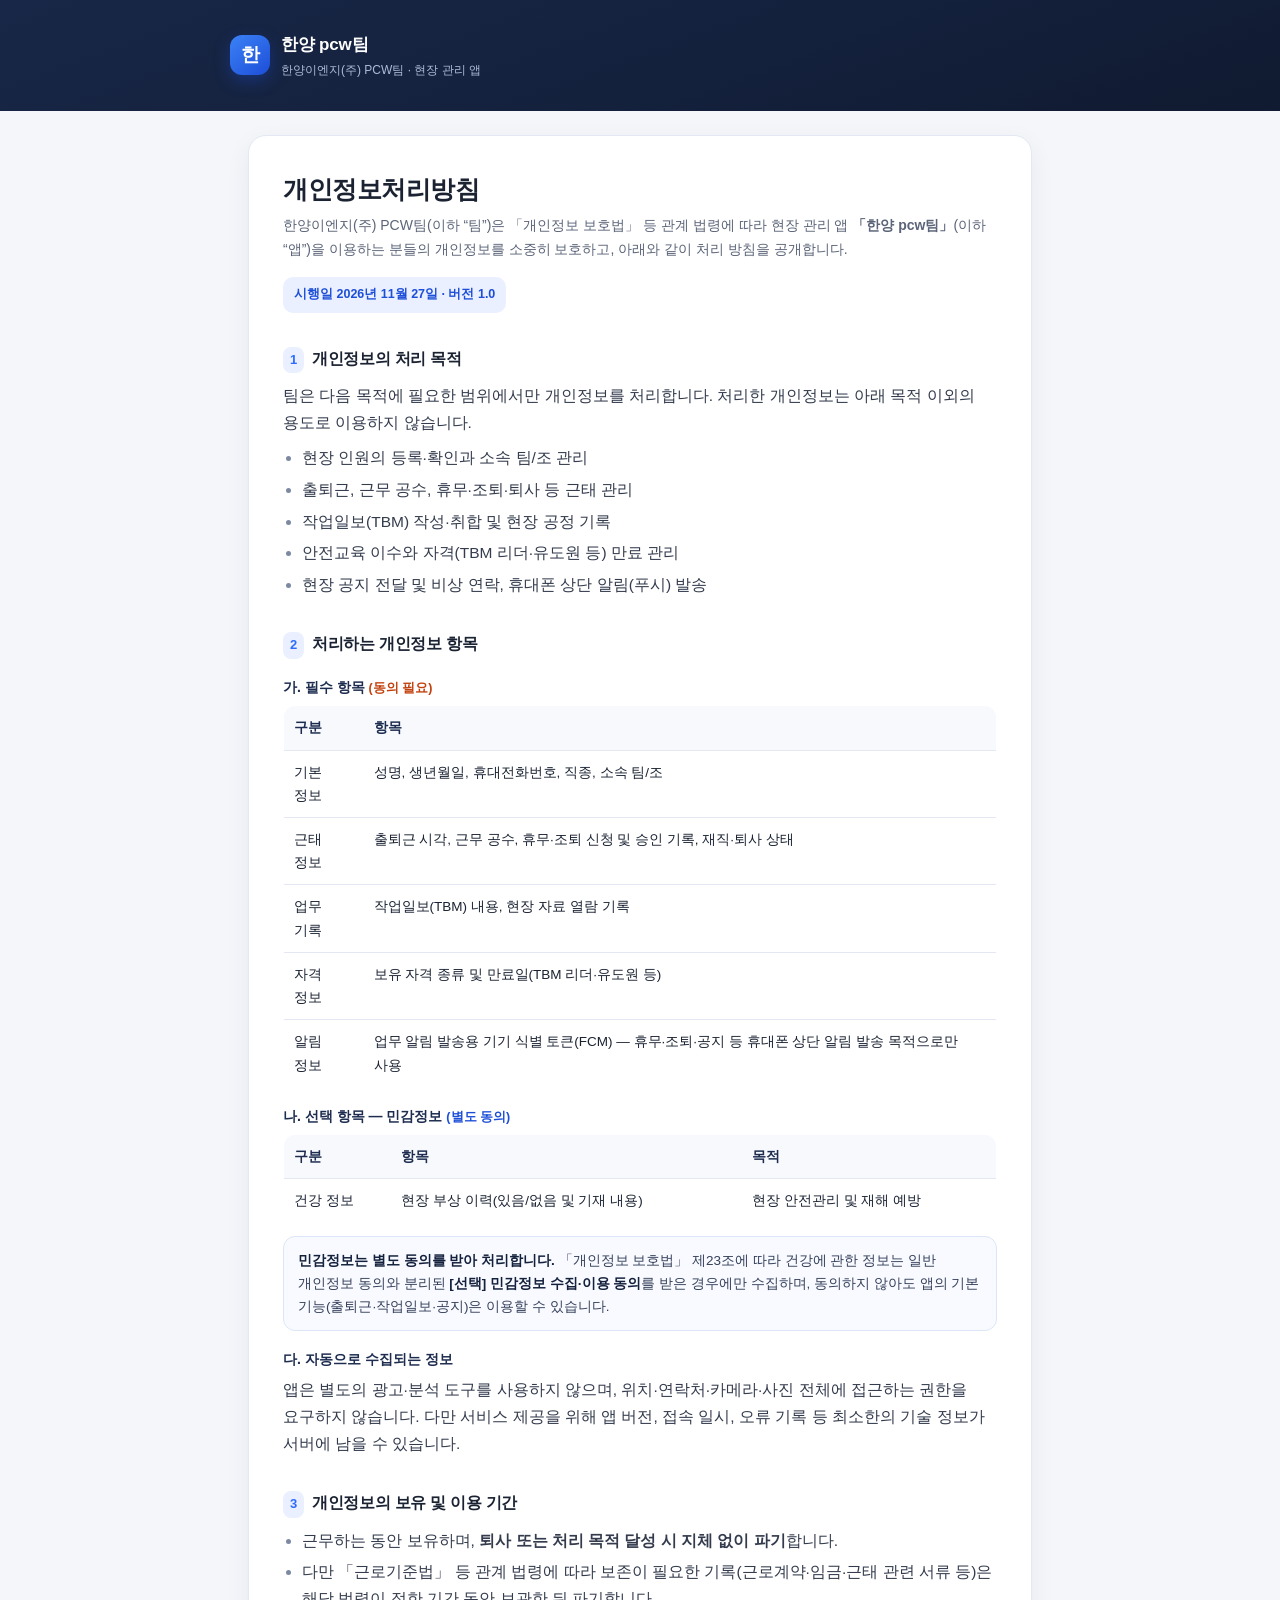
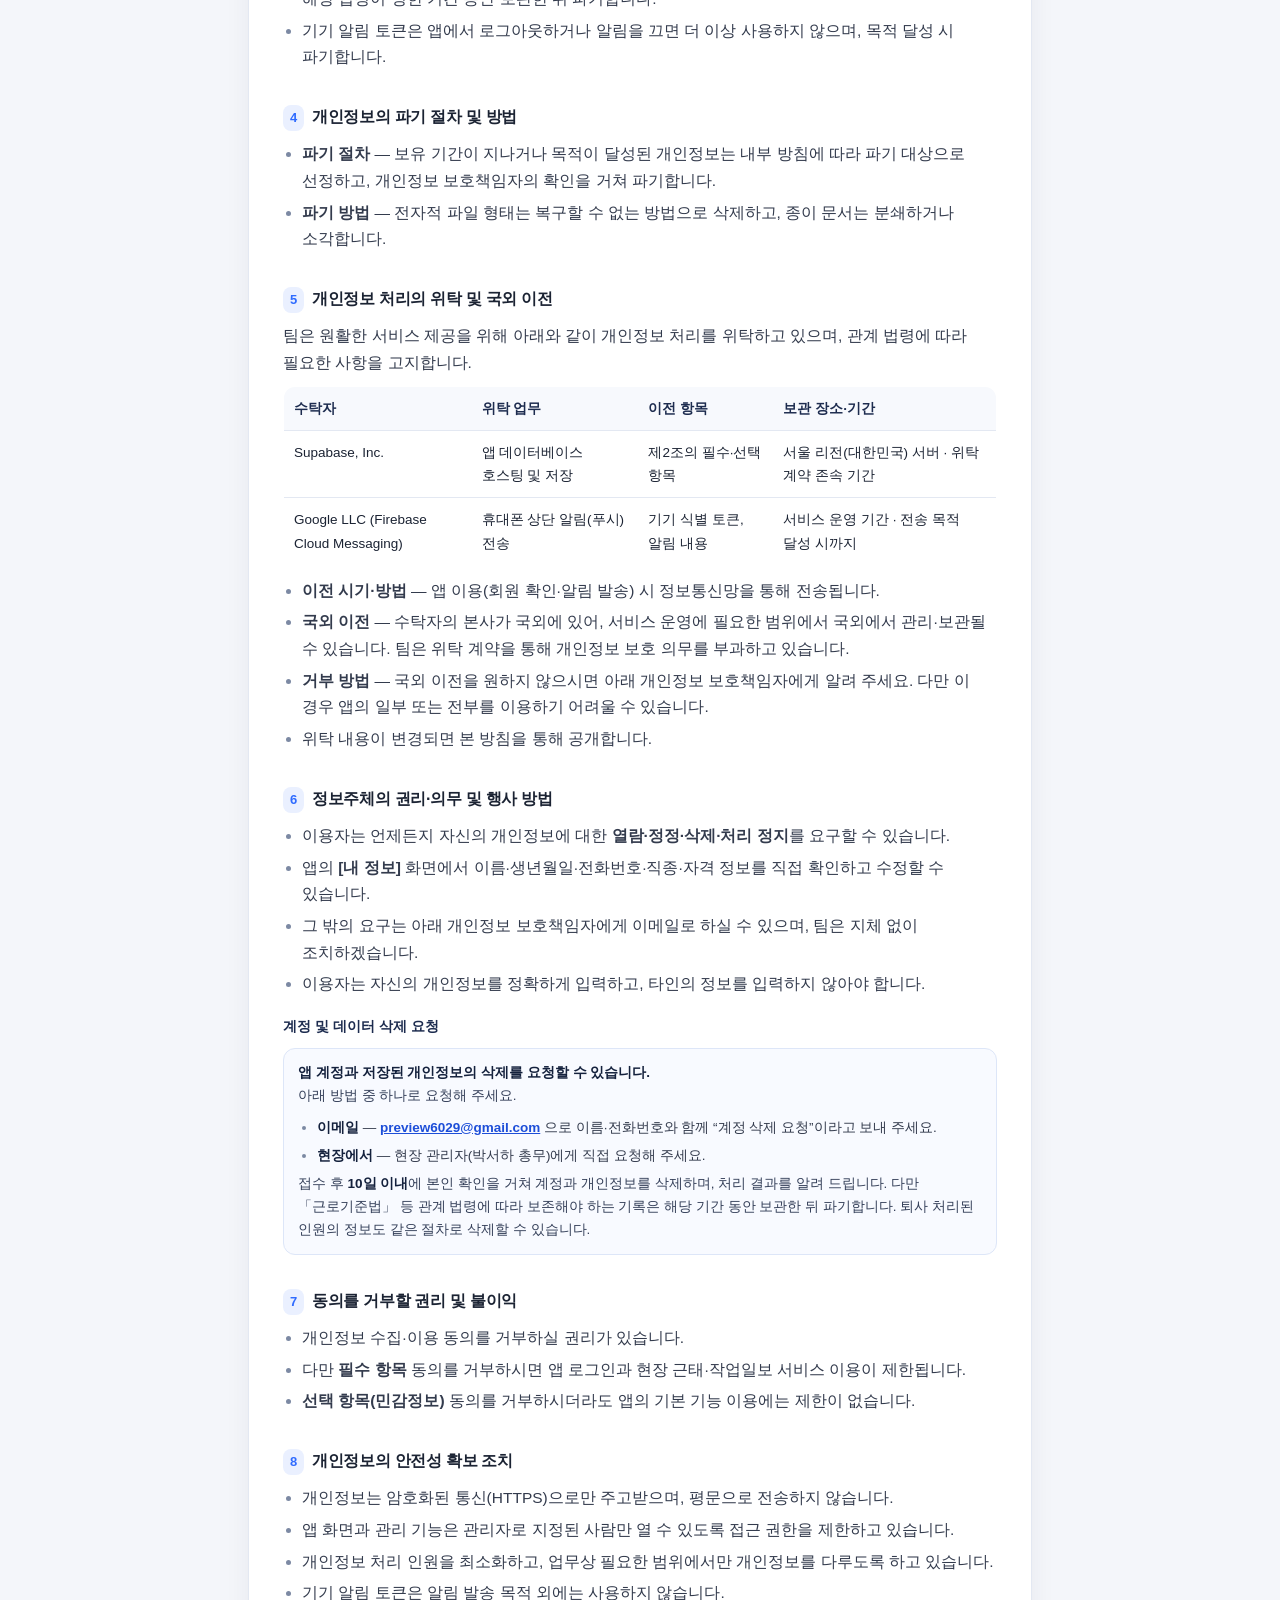
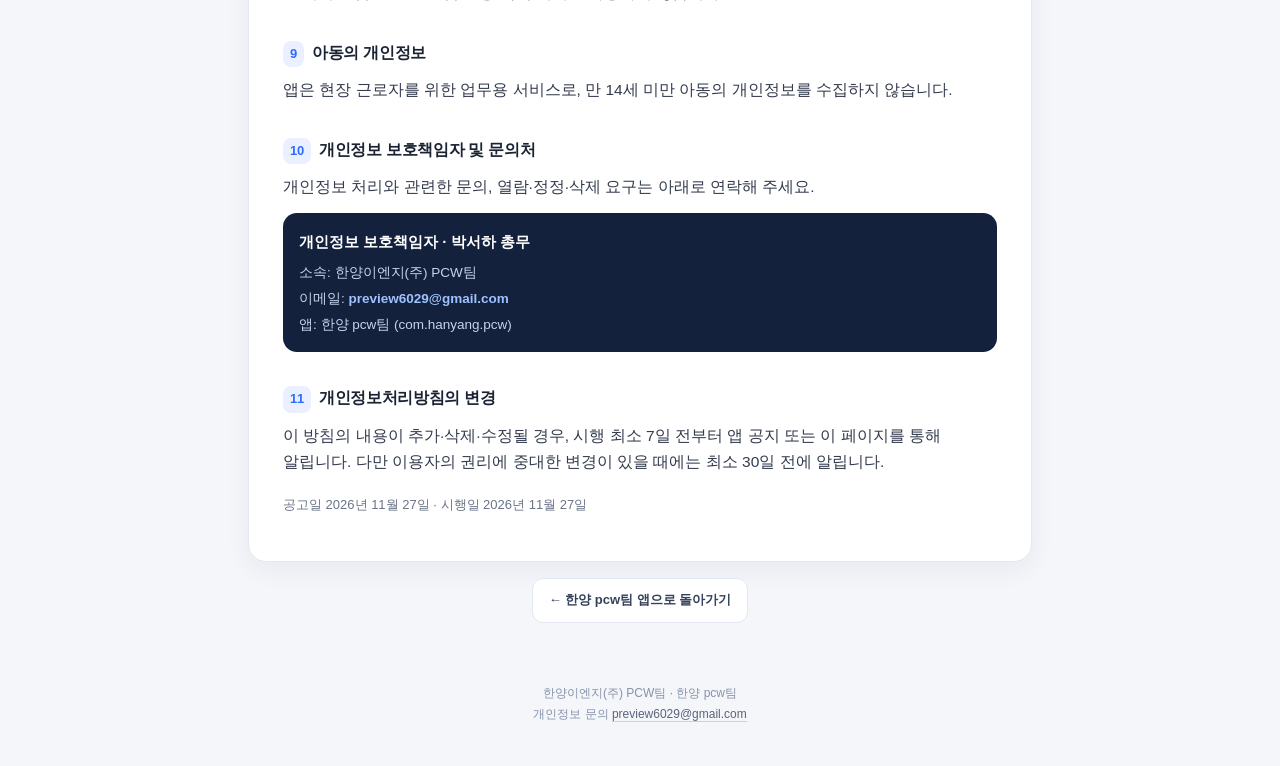
<file: privacy.html>
<!DOCTYPE html>
<html lang="ko">
<head>
<meta charset="utf-8">
<meta name="viewport" content="width=device-width, initial-scale=1.0, viewport-fit=cover">
<meta name="theme-color" content="#14213D">
<title>개인정보처리방침 · 한양 pcw팀</title>
<meta name="description" content="한양이엔지(주) PCW팀 현장 앱 「한양 pcw팀」 개인정보처리방침">
<link rel="icon" href="icon.svg" type="image/svg+xml">
<link rel="apple-touch-icon" href="icon-192.png">
<style>
  :root{
    --navy:#14213D; --navy2:#1D2C4F; --blue:#2F6BFF; --blue-weak:#EAF0FF;
    --ink:#1B2333; --sub:#5B6478; --line:#E3E8F2; --bg:#F4F6FA; --card:#FFFFFF;
  }
  *{box-sizing:border-box; -webkit-tap-highlight-color:transparent;}
  html,body{margin:0; padding:0;}
  body{
    background:var(--bg); color:var(--ink);
    font-family:-apple-system,BlinkMacSystemFont,"Apple SD Gothic Neo","Malgun Gothic","맑은 고딕","Noto Sans KR","Noto Sans CJK KR",sans-serif;
    font-size:15px; line-height:1.72; word-break:keep-all;
    -webkit-text-size-adjust:100%;
  }
  header{
    background:linear-gradient(160deg,#182747 0%,#14213D 55%,#101A30 100%);
    color:#fff; padding:22px 20px calc(20px + env(safe-area-inset-bottom,0px));
  }
  .brand{display:flex; align-items:center; gap:11px; max-width:820px; margin:0 auto;}
  .mark{
    width:40px; height:40px; border-radius:12px; flex:0 0 40px;
    background:linear-gradient(140deg,#3B82F6,#1D4ED8);
    display:flex; align-items:center; justify-content:center;
    font-weight:900; font-size:19px; letter-spacing:-.5px;
    box-shadow:0 6px 16px rgba(29,78,216,.35);
  }
  .brand b{display:block; font-size:17px; font-weight:800; letter-spacing:-.2px;}
  .brand span{display:block; font-size:12px; color:#AEBBd6; margin-top:1px;}
  main{max-width:820px; margin:0 auto; padding:18px 14px 48px;}
  .doc{
    background:var(--card); border:1px solid var(--line); border-radius:18px;
    padding:22px 18px 24px; box-shadow:0 8px 26px rgba(20,33,61,.06);
  }
  h1{font-size:21px; line-height:1.4; margin:2px 0 6px; letter-spacing:-.5px;}
  .lead{color:var(--sub); font-size:14px; margin:0 0 4px;}
  .meta{
    display:inline-block; margin-top:12px; padding:7px 11px; border-radius:10px;
    background:var(--blue-weak); color:#1D4ED8; font-size:12.5px; font-weight:700;
  }
  h2{
    font-size:16px; font-weight:800; letter-spacing:-.3px;
    margin:30px 0 10px; padding-top:2px; display:flex; gap:8px; align-items:baseline;
  }
  h2 .no{
    color:var(--blue); font-size:13px; font-weight:800;
    background:var(--blue-weak); border-radius:8px; padding:2px 7px; flex:0 0 auto;
  }
  h3{font-size:14px; font-weight:800; color:var(--navy2); margin:16px 0 6px;}
  p{margin:0 0 9px; color:#333B4D;}
  ul,ol{margin:0 0 10px; padding-left:19px;}
  li{margin:0 0 5px; color:#333B4D;}
  li::marker{color:#7C89A3;}
  table{
    width:100%; border-collapse:collapse; margin:6px 0 12px;
    font-size:13.5px; border:1px solid var(--line); border-radius:12px; overflow:hidden;
  }
  th,td{padding:10px 10px; border-bottom:1px solid var(--line); text-align:left; vertical-align:top;}
  th{background:#F7F9FD; font-weight:800; color:var(--navy2); white-space:nowrap;}
  tr:last-child td{border-bottom:0;}
  .must{color:#C2410C; font-weight:800; font-size:12.5px;}
  .opt{color:#1D4ED8; font-weight:800; font-size:12.5px;}
  .box{
    background:#F8FAFF; border:1px solid #DDE6F8; border-radius:12px;
    padding:12px 14px; margin:10px 0 12px; font-size:13.5px; color:#35405A;
  }
  .box b{color:var(--navy);}
  .contact{
    margin-top:12px; background:var(--navy); color:#fff; border-radius:14px;
    padding:16px 16px; font-size:14px;
  }
  .contact b{display:block; font-size:15px; margin-bottom:6px;}
  .contact a{color:#9EC1FF; text-decoration:none; font-weight:700;}
  .contact .row{margin-top:3px; color:#C7D3EA; font-size:13.5px;}
  footer{
    max-width:820px; margin:0 auto; padding:0 18px 40px; text-align:center;
    color:#8792A8; font-size:12px; line-height:1.8;
  }
  footer a{color:#5B6478; text-decoration:none; border-bottom:1px solid #C9D2E2;}
  .top{display:inline-block; margin:16px 0 0; padding:10px 16px; border-radius:11px;
       background:#fff; border:1px solid var(--line); color:#35405A; text-decoration:none; font-size:13px; font-weight:700;}
  @media (min-width:700px){
    body{font-size:15.5px;}
    header{padding:30px 24px;}
    main{padding:24px 18px 60px;}
    .doc{padding:34px 34px 36px;}
    h1{font-size:25px;}
  }
  @media print{
    body{background:#fff;}
    header{background:#fff; color:#000; border-bottom:2px solid #14213D;}
    .brand .mark{color:#fff;}
    .doc{border:0; box-shadow:none; padding:0;}
    .top,footer a{display:none;}
  }
</style>
</head>
<body>

<header>
  <div class="brand">
    <div class="mark">한</div>
    <div>
      <b>한양 pcw팀</b>
      <span>한양이엔지(주) PCW팀 · 현장 관리 앱</span>
    </div>
  </div>
</header>

<main>
  <article class="doc">
    <h1>개인정보처리방침</h1>
    <p class="lead">
      한양이엔지(주) PCW팀(이하 “팀”)은 「개인정보 보호법」 등 관계 법령에 따라
      현장 관리 앱 <b>「한양 pcw팀」</b>(이하 “앱”)을 이용하는 분들의 개인정보를 소중히 보호하고,
      아래와 같이 처리 방침을 공개합니다.
    </p>
    <div class="meta">시행일 2026년 11월 27일 · 버전 1.0</div>

    <h2><span class="no">1</span>개인정보의 처리 목적</h2>
    <p>팀은 다음 목적에 필요한 범위에서만 개인정보를 처리합니다. 처리한 개인정보는 아래 목적 이외의 용도로 이용하지 않습니다.</p>
    <ul>
      <li>현장 인원의 등록·확인과 소속 팀/조 관리</li>
      <li>출퇴근, 근무 공수, 휴무·조퇴·퇴사 등 근태 관리</li>
      <li>작업일보(TBM) 작성·취합 및 현장 공정 기록</li>
      <li>안전교육 이수와 자격(TBM 리더·유도원 등) 만료 관리</li>
      <li>현장 공지 전달 및 비상 연락, 휴대폰 상단 알림(푸시) 발송</li>
    </ul>

    <h2><span class="no">2</span>처리하는 개인정보 항목</h2>

    <h3>가. 필수 항목 <span class="must">(동의 필요)</span></h3>
    <table>
      <tr><th>구분</th><th>항목</th></tr>
      <tr>
        <td>기본 정보</td>
        <td>성명, 생년월일, 휴대전화번호, 직종, 소속 팀/조</td>
      </tr>
      <tr>
        <td>근태 정보</td>
        <td>출퇴근 시각, 근무 공수, 휴무·조퇴 신청 및 승인 기록, 재직·퇴사 상태</td>
      </tr>
      <tr>
        <td>업무 기록</td>
        <td>작업일보(TBM) 내용, 현장 자료 열람 기록</td>
      </tr>
      <tr>
        <td>자격 정보</td>
        <td>보유 자격 종류 및 만료일(TBM 리더·유도원 등)</td>
      </tr>
      <tr>
        <td>알림 정보</td>
        <td>업무 알림 발송용 기기 식별 토큰(FCM) — 휴무·조퇴·공지 등 휴대폰 상단 알림 발송 목적으로만 사용</td>
      </tr>
    </table>

    <h3>나. 선택 항목 — 민감정보 <span class="opt">(별도 동의)</span></h3>
    <table>
      <tr><th>구분</th><th>항목</th><th>목적</th></tr>
      <tr>
        <td>건강 정보</td>
        <td>현장 부상 이력(있음/없음 및 기재 내용)</td>
        <td>현장 안전관리 및 재해 예방</td>
      </tr>
    </table>
    <div class="box">
      <b>민감정보는 별도 동의를 받아 처리합니다.</b> 「개인정보 보호법」 제23조에 따라 건강에 관한 정보는
      일반 개인정보 동의와 분리된 <b>[선택] 민감정보 수집·이용 동의</b>를 받은 경우에만 수집하며,
      동의하지 않아도 앱의 기본 기능(출퇴근·작업일보·공지)은 이용할 수 있습니다.
    </div>

    <h3>다. 자동으로 수집되는 정보</h3>
    <p>
      앱은 별도의 광고·분석 도구를 사용하지 않으며, 위치·연락처·카메라·사진 전체에 접근하는 권한을 요구하지 않습니다.
      다만 서비스 제공을 위해 앱 버전, 접속 일시, 오류 기록 등 최소한의 기술 정보가 서버에 남을 수 있습니다.
    </p>

    <h2><span class="no">3</span>개인정보의 보유 및 이용 기간</h2>
    <ul>
      <li>근무하는 동안 보유하며, <b>퇴사 또는 처리 목적 달성 시 지체 없이 파기</b>합니다.</li>
      <li>다만 「근로기준법」 등 관계 법령에 따라 보존이 필요한 기록(근로계약·임금·근태 관련 서류 등)은 해당 법령이 정한 기간 동안 보관한 뒤 파기합니다.</li>
      <li>기기 알림 토큰은 앱에서 로그아웃하거나 알림을 끄면 더 이상 사용하지 않으며, 목적 달성 시 파기합니다.</li>
    </ul>

    <h2><span class="no">4</span>개인정보의 파기 절차 및 방법</h2>
    <ul>
      <li><b>파기 절차</b> — 보유 기간이 지나거나 목적이 달성된 개인정보는 내부 방침에 따라 파기 대상으로 선정하고, 개인정보 보호책임자의 확인을 거쳐 파기합니다.</li>
      <li><b>파기 방법</b> — 전자적 파일 형태는 복구할 수 없는 방법으로 삭제하고, 종이 문서는 분쇄하거나 소각합니다.</li>
    </ul>

    <h2><span class="no">5</span>개인정보 처리의 위탁 및 국외 이전</h2>
    <p>팀은 원활한 서비스 제공을 위해 아래와 같이 개인정보 처리를 위탁하고 있으며, 관계 법령에 따라 필요한 사항을 고지합니다.</p>
    <table>
      <tr><th>수탁자</th><th>위탁 업무</th><th>이전 항목</th><th>보관 장소·기간</th></tr>
      <tr>
        <td>Supabase, Inc.</td>
        <td>앱 데이터베이스 호스팅 및 저장</td>
        <td>제2조의 필수·선택 항목</td>
        <td>서울 리전(대한민국) 서버 · 위탁 계약 존속 기간</td>
      </tr>
      <tr>
        <td>Google LLC (Firebase Cloud Messaging)</td>
        <td>휴대폰 상단 알림(푸시) 전송</td>
        <td>기기 식별 토큰, 알림 내용</td>
        <td>서비스 운영 기간 · 전송 목적 달성 시까지</td>
      </tr>
    </table>
    <ul>
      <li><b>이전 시기·방법</b> — 앱 이용(회원 확인·알림 발송) 시 정보통신망을 통해 전송됩니다.</li>
      <li><b>국외 이전</b> — 수탁자의 본사가 국외에 있어, 서비스 운영에 필요한 범위에서 국외에서 관리·보관될 수 있습니다. 팀은 위탁 계약을 통해 개인정보 보호 의무를 부과하고 있습니다.</li>
      <li><b>거부 방법</b> — 국외 이전을 원하지 않으시면 아래 개인정보 보호책임자에게 알려 주세요. 다만 이 경우 앱의 일부 또는 전부를 이용하기 어려울 수 있습니다.</li>
      <li>위탁 내용이 변경되면 본 방침을 통해 공개합니다.</li>
    </ul>

    <h2><span class="no">6</span>정보주체의 권리·의무 및 행사 방법</h2>
    <ul>
      <li>이용자는 언제든지 자신의 개인정보에 대한 <b>열람·정정·삭제·처리 정지</b>를 요구할 수 있습니다.</li>
      <li>앱의 <b>[내 정보]</b> 화면에서 이름·생년월일·전화번호·직종·자격 정보를 직접 확인하고 수정할 수 있습니다.</li>
      <li>그 밖의 요구는 아래 개인정보 보호책임자에게 이메일로 하실 수 있으며, 팀은 지체 없이 조치하겠습니다.</li>
      <li>이용자는 자신의 개인정보를 정확하게 입력하고, 타인의 정보를 입력하지 않아야 합니다.</li>
    </ul>

    <h3 id="delete">계정 및 데이터 삭제 요청</h3>
    <div class="box">
      <b>앱 계정과 저장된 개인정보의 삭제를 요청할 수 있습니다.</b><br>
      아래 방법 중 하나로 요청해 주세요.
      <ul style="margin:8px 0 0;">
        <li><b>이메일</b> — <a href="mailto:preview6029@gmail.com?subject=%5B%ED%95%9C%EC%96%91%20pcw%ED%8C%80%5D%20%EA%B3%84%EC%A0%95%20%EC%82%AD%EC%A0%9C%20%EC%9A%94%EC%B2%AD" style="color:#1D4ED8;font-weight:700;">preview6029@gmail.com</a> 으로 이름·전화번호와 함께 “계정 삭제 요청”이라고 보내 주세요.</li>
        <li><b>현장에서</b> — 현장 관리자(박서하 총무)에게 직접 요청해 주세요.</li>
      </ul>
      접수 후 <b>10일 이내</b>에 본인 확인을 거쳐 계정과 개인정보를 삭제하며, 처리 결과를 알려 드립니다.
      다만 「근로기준법」 등 관계 법령에 따라 보존해야 하는 기록은 해당 기간 동안 보관한 뒤 파기합니다.
      퇴사 처리된 인원의 정보도 같은 절차로 삭제할 수 있습니다.
    </div>

    <h2><span class="no">7</span>동의를 거부할 권리 및 불이익</h2>
    <ul>
      <li>개인정보 수집·이용 동의를 거부하실 권리가 있습니다.</li>
      <li>다만 <b>필수 항목</b> 동의를 거부하시면 앱 로그인과 현장 근태·작업일보 서비스 이용이 제한됩니다.</li>
      <li><b>선택 항목(민감정보)</b> 동의를 거부하시더라도 앱의 기본 기능 이용에는 제한이 없습니다.</li>
    </ul>

    <h2><span class="no">8</span>개인정보의 안전성 확보 조치</h2>
    <ul>
      <li>개인정보는 암호화된 통신(HTTPS)으로만 주고받으며, 평문으로 전송하지 않습니다.</li>
      <li>앱 화면과 관리 기능은 관리자로 지정된 사람만 열 수 있도록 접근 권한을 제한하고 있습니다.</li>
      <li>개인정보 처리 인원을 최소화하고, 업무상 필요한 범위에서만 개인정보를 다루도록 하고 있습니다.</li>
      <li>기기 알림 토큰은 알림 발송 목적 외에는 사용하지 않습니다.</li>
    </ul>

    <h2><span class="no">9</span>아동의 개인정보</h2>
    <p>앱은 현장 근로자를 위한 업무용 서비스로, 만 14세 미만 아동의 개인정보를 수집하지 않습니다.</p>

    <h2><span class="no">10</span>개인정보 보호책임자 및 문의처</h2>
    <p>개인정보 처리와 관련한 문의, 열람·정정·삭제 요구는 아래로 연락해 주세요.</p>
    <div class="contact">
      <b>개인정보 보호책임자 · 박서하 총무</b>
      <div class="row">소속: 한양이엔지(주) PCW팀</div>
      <div class="row">이메일: <a href="mailto:preview6029@gmail.com">preview6029@gmail.com</a></div>
      <div class="row">앱: 한양 pcw팀 (com.hanyang.pcw)</div>
    </div>

    <h2><span class="no">11</span>개인정보처리방침의 변경</h2>
    <p>
      이 방침의 내용이 추가·삭제·수정될 경우, 시행 최소 7일 전부터 앱 공지 또는 이 페이지를 통해 알립니다.
      다만 이용자의 권리에 중대한 변경이 있을 때에는 최소 30일 전에 알립니다.
    </p>
    <p style="margin-top:18px;color:#6B7488;font-size:13px;">
      공고일 2026년 11월 27일 · 시행일 2026년 11월 27일
    </p>
  </article>

  <div style="text-align:center;">
    <a class="top" href="./">← 한양 pcw팀 앱으로 돌아가기</a>
  </div>
</main>

<footer>
  한양이엔지(주) PCW팀 · 한양 pcw팀<br>
  개인정보 문의 <a href="mailto:preview6029@gmail.com">preview6029@gmail.com</a>
</footer>

</body>
</html>
</file>
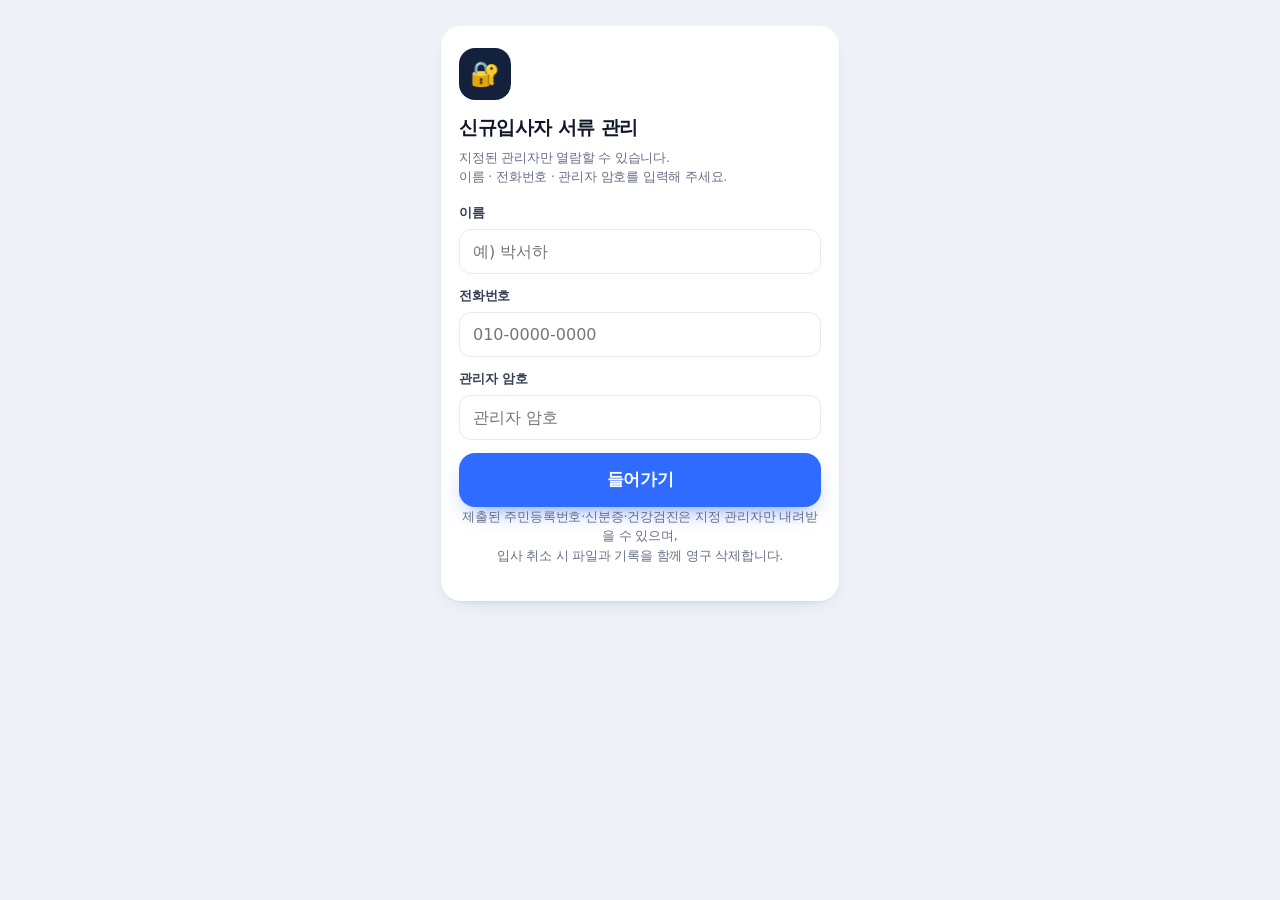
<file: onboarding/admin.html>
<!DOCTYPE html>
<html lang="ko">
<head>
<meta charset="utf-8">
<meta name="viewport" content="width=device-width, initial-scale=1.0, viewport-fit=cover">
<meta name="theme-color" content="#14213D">
<title>신규입사자 서류 관리 · 한양 pcw팀</title>
<meta name="robots" content="noindex, nofollow">
<link rel="icon" href="../icon.svg" type="image/svg+xml">
<link rel="stylesheet" href="css/app.v12.css">
<style>
  body{background:#EEF2F8;}
  .login-wrap{max-width:430px;margin:0 auto;padding:26px 16px 40px;min-height:100vh;}
  .login-card{background:#fff;border-radius:20px;box-shadow:var(--shadow);padding:22px 18px 18px;}
  .login-card .ic{width:52px;height:52px;border-radius:16px;background:var(--navy);color:#fff;display:flex;align-items:center;justify-content:center;font-size:24px;margin-bottom:14px;}
  .login-card h1{margin:0 0 6px;font-size:19px;font-weight:900;letter-spacing:-.5px;}
  .login-card p{margin:0 0 18px;font-size:12.5px;color:var(--gray);line-height:1.55;}
  .login-card .err{margin:0 0 12px;padding:10px 12px;border-radius:11px;background:var(--red-soft);color:#B42318;font-size:12.5px;font-weight:800;display:none;}
  .login-card .err.on{display:block;}
  .foot{margin-top:14px;text-align:center;font-size:11.5px;color:#98A2B3;line-height:1.6;}
</style>
</head>
<body>

<!-- 로그인 -->
<div id="loginView" class="login-wrap">
  <div class="login-card">
    <div class="ic">🔐</div>
    <h1>신규입사자 서류 관리</h1>
    <p>지정된 관리자만 열람할 수 있습니다.<br>이름 · 전화번호 · 관리자 암호를 입력해 주세요.</p>
    <div class="err" id="loginErr"></div>
    <div class="field">
      <label for="an">이름</label>
      <input type="text" id="an" autocomplete="name" placeholder="예) 박서하">
    </div>
    <div class="field">
      <label for="ap">전화번호</label>
      <input type="tel" id="ap" inputmode="numeric" placeholder="010-0000-0000" maxlength="13">
    </div>
    <div class="field">
      <label for="ac">관리자 암호</label>
      <input type="password" id="ac" autocomplete="current-password" placeholder="관리자 암호">
    </div>
    <button class="btn" id="loginBtn" style="margin-top:6px">들어가기</button>
    <p class="foot">제출된 주민등록번호·신분증·건강검진은 지정 관리자만 내려받을 수 있으며,<br>입사 취소 시 파일과 기록을 함께 영구 삭제합니다.</p>
  </div>
</div>

<!-- 관리자 -->
<div id="adminView" class="hide">
  <div class="ahd">
    <b>신규입사자 서류 관리</b>
    <span class="who" id="whoami"></span>
    <button class="btn gray sm" id="logoutBtn" style="width:auto;height:32px;padding:0 12px;font-size:12px;border-radius:9px">나가기</button>
  </div>

  <div class="abody">
    <div class="panel">
      <div class="tabs" id="tabs">
        <button type="button" class="tab on" data-tab="active">진행중 <b id="cntActive">0</b></button>
        <button type="button" class="tab" data-tab="archived">취합완료 <b id="cntArchived">0</b></button>
        <button type="button" class="tab" data-tab="hold">보류 <b id="cntHold">0</b></button>
        <button type="button" class="tab" data-tab="hired">확정 <b id="cntHired">0</b></button>
        <button type="button" class="tab" data-tab="resigned">퇴사 <b id="cntResigned">0</b></button>
        <button type="button" class="tab" data-tab="all">전체 <b id="cntAll">0</b></button>
      </div>
    </div>

    <!-- [전체] 탭 전용 — 다중(중복) 필터 3종 + 업체 추가 -->
    <div class="panel hide" id="filterPanel">
      <div class="pb">
        <div class="fgrp">
          <b>상태</b>
          <div class="chips" id="fStatus"></div>
        </div>
        <div class="fgrp">
          <b>성별</b>
          <div class="chips" id="fGender"></div>
        </div>
        <div class="fgrp">
          <b>외주 / 업체</b>
          <div class="chips" id="fVendor"></div>
          <button type="button" class="btn sm gray fadd" id="btnAddVendor">+ 업체 추가</button>
        </div>
        <div class="fsum" id="fSum"></div>
      </div>
    </div>

    <div class="panel">
      <div class="pb actbar">
        <div class="stat3">
          <div class="s"><small>전체 제출</small><b id="statAll">0</b></div>
          <div class="s"><small>서류 미비</small><b id="statMiss" style="color:#B42318">0</b></div>
          <div class="s"><small>오늘 제출</small><b id="statToday" style="color:#1D4ED8">0</b></div>
        </div>
        <div class="toolbar">
          <button class="btn grow" id="btnExcel">📊 엑셀 취합 다운로드</button>
          <button class="btn grow green"
            id="btnP5">📋 P5 PH1 명단 엑셀</button>
          <button class="btn grow green" id="btnZip">📦 서류 ZIP 다운로드</button>
          <button class="btn grow gray" id="btnRefresh">🔄 새로고침</button>
          <button class="btn grow green" id="btnAdd">➕ 신규자 직접 추가</button>
        </div>
      </div>
    </div>

    <!-- ⚠️ 홍채등록일 지남 · 앱(한양 pcw팀) 미가입 -->
    <div class="panel hide" id="irisPanel">
      <button type="button" class="irisalert" id="irisToggle" aria-expanded="false">
        <span class="ic">⚠️</span>
        <span class="tx">
          <b>홍채등록일 지남 · 앱 미가입 <u id="irisCount">0</u>명</b>
          <small>홍채등록일이 지났는데 <b>한양 pcw팀</b> 앱에 아직 없는 사람입니다. 눌러서 명단 보기</small>
        </span>
        <span class="ar" id="irisArrow">▾</span>
      </button>
      <div class="irilist hide" id="irisList"></div>
    </div>

    <div class="panel">
      <div class="ph">
        <b>제출 현황</b>
        <input type="text" id="q" placeholder="이름·연락처·직종 검색" style="flex:1 1 130px;min-width:120px;padding:9px 12px;border:1.5px solid var(--line);border-radius:10px;font-size:13.5px">
        <div class="dfilter" id="dfilter">
          <span class="dl">날짜 검색</span>
          <select id="dfField" title="날짜 기준">
            <option value="">기준 ▾</option>
            <option value="hire">한양교육일</option>
            <option value="iris">홍채등록일</option>
            <option value="resign">퇴사일</option>
          </select>
          <input type="date" id="dfDate" title="기준 날짜">
          <button type="button" id="dfClear" title="날짜 검색 초기화">✕</button>
        </div>
        <label style="display:flex;align-items:center;gap:6px;font-size:12px;font-weight:800;color:#475467">
          <input type="checkbox" id="chkAll" style="width:17px;height:17px;accent-color:#2F6BFF"> 전체 선택
        </label>
      </div>
      <div class="pb">
        <div class="listbar">
          <div id="listNotice" class="sub">인원을 체크하면 오른쪽 <b>[선택한 인원 처리]</b>가 열립니다. (엑셀·ZIP은 체크가 없으면 이 탭 전체)</div>
        <select id="sortSel" class="sortsel" title="정렬">
          <option value="">정렬: 기본</option>
          <option value="hire:1">한양교육 최신순 ↓</option>
          <option value="hire:-1">한양교육 오래된순 ↑</option>
          <option value="iris:1">홍채등록 최신순 ↓</option>
          <option value="iris:-1">홍채등록 오래된순 ↑</option>
          <option value="resign:1">퇴사일 최신순 ↓</option>
          <option value="resign:-1">퇴사일 오래된순 ↑</option>
        </select>
          <select id="bulkSel" class="bulksel" disabled title="선택한 인원 처리">
            <option value="">선택한 인원 처리 ▾</option>
            <option value="hired">✅ 확정(근무중)</option>
            <option value="archive">📁 취합완료</option>
            <option value="hold">⏸️ 입사보류</option>
            <option value="plan">▶️ 진행중 복귀</option>
            <option value="resigned">🚪 퇴사 처리</option>
            <option value="delete">🗑️ 입사취소 삭제</option>
          </select>
        </div>
        <div class="tblwrap">
          <table class="tbl">
            <thead>
              <tr>
                <th class="c-chk"></th>
                <th class="c-name">이름</th>
                <th>생년월일</th>
                <th>연락처</th>
                <th class="c-date sortable" data-sort="hire" title="누리면 정렬 (최신순/오래된순)">한양교육일자<span class="sar"></span></th>
                <th class="c-date sortable" data-sort="iris" title="누르면 정렬 (최신순/오래된순)">홍채등록일자<span class="sar"></span></th>
                <th class="sortable" data-sort="resign" title="누르면 정렬 (최신순/오래된순)">퇴사일자<span class="sar"></span></th>
                <th class="c-wage">단가</th>
                <th class="c-gender">성별</th>
                <th class="c-note">특이사항</th>
                <th class="c-act"></th>
              </tr>
            </thead>
            <tbody id="list"></tbody>
          </table>
        </div>
        <div id="empty" class="hide" style="text-align:center;color:#98A2B3;font-size:13px;padding:28px 0">아직 제출된 서류가 없습니다.</div>
      </div>
    </div>
  </div>
</div>

<!-- 상세 -->
<div class="modal" id="detailModal">
  <div class="bg" data-close></div>
  <div class="sheet">
    <div class="head"><b id="detailTitle">제출 정보</b><button type="button" data-close>✕</button></div>
    <div class="body" id="detailBody"></div>
  </div>
</div>

<!-- 서류 보기 (👁️) -->
<div class="modal viewer" id="viewModal">
  <div class="bg" data-close></div>
  <div class="sheet">
    <div class="head"><b id="viewTitle">서류 보기</b>
      <span class="vacts">
        <a id="viewOpen" href="#" target="_blank" rel="noopener">새 창</a>
        <button type="button" data-close>✕</button>
      </span>
    </div>
    <div class="body" id="viewBody"></div>
  </div>
</div>

<!-- 신규자 직접 추가 -->
<div class="modal" id="addModal">
  <div class="bg" data-close></div>
  <div class="sheet">
    <div class="head"><b>신규자 직접 추가</b><button type="button" data-close>✕</button></div>
    <div class="body">
      <div class="grid2">
        <div class="field">
          <label for="m_name">성명<span class="req">*</span></label>
          <input type="text" id="m_name" placeholder="이름" autocomplete="off">
        </div>
        <div class="field">
          <label>외주업체</label>
          <select id="m_vendor"></select>
        </div>
      </div>
      <div class="grid2">
        <div class="field">
          <label for="m_rrn">주민등록번호</label>
          <input type="tel" id="m_rrn" inputmode="numeric" placeholder="000000-0000000" maxlength="14" autocomplete="off">
        </div>
        <div class="field">
          <label for="m_birth">생년월일</label>
          <input type="date" id="m_birth">
        </div>
      </div>
      <div class="grid2">
        <div class="field">
          <label for="m_gender">성별</label>
          <select id="m_gender"><option value="">선택</option><option value="여">여</option><option value="남">남</option></select>
        </div>
        <div class="field">
          <label for="m_phone">연락처</label>
          <input type="tel" id="m_phone" inputmode="numeric" placeholder="010-0000-0000" maxlength="13" autocomplete="off">
        </div>
      </div>
      <div class="grid2">
        <div class="field">
          <label for="m_hire">한양교육일자</label>
          <input type="date" id="m_hire">
        </div>
        <div class="field">
          <label for="m_iris">홍채등록일자</label>
          <input type="date" id="m_iris">
        </div>
      </div>
      <div class="grid2">
        <div class="field">
          <label for="m_resign">퇴사일자</label>
          <input type="date" id="m_resign">
        </div>
        <div class="field">
          <label for="m_worker_no">근로자번호<span class="opt">P5 명단</span></label>
          <input type="text" id="m_worker_no" inputmode="numeric" placeholder="예) 25165593" autocomplete="off">
        </div>
      </div>
      <div class="field">
        <label for="m_status">상태</label>
        <select id="m_status">
          <option value="submitted">입사예정</option>
          <option value="hold">⏸️ 입사보류</option>
        </select>
        <p class="sub">입사가 미뤄진 사람은 <b>입사보류</b>로 등록해 두면 목록·[전체] 탭 보류 필터에 나옵니다.</p>
      </div>
      <div class="grid2">
        <div class="field">
          <label for="m_wage">단가</label>
          <input type="text" id="m_wage" placeholder="예) 180000 / 미기재" autocomplete="off">
        </div>
        <div class="field">
          <label for="m_leader">리더팀장<span class="opt">P5 명단</span></label>
          <input type="text" id="m_leader" placeholder="예) 황준태" autocomplete="off">
        </div>
      </div>
      <div class="field">
        <label for="m_referrer">소개자</label>
        <input type="text" id="m_referrer" placeholder="없으면 비워 두세요" autocomplete="off">
      </div>
      <div class="field">
        <label for="m_job">직종</label>
        <select id="m_job" data-jobsel></select>
        <input type="text" id="m_job_custom" data-jobcustom maxlength="20" placeholder="직종 직접 입력 (예) 공사관리자" autocomplete="off" style="margin-top:6px;display:none">
        <p class="sub">비워 두면 <b>미정</b>으로 저장되고, 관리자 상세에서 언제든 고칠 수 있습니다.</p>
      </div>
      <div class="field">
        <label for="m_note">특이사항</label>
        <textarea id="m_note" rows="2" placeholder="예) 12/1 첫 출근, 안전교육 이수 (적은 관리자 이름이 자동으로 붙습니다)"></textarea>
      </div>
      <p class="sub" style="margin:2px 0 12px;color:#98A2B3;font-size:11.5px">서류 없이 기본 정보만 등록합니다. 퇴사일자를 적으면 목록에 <b>퇴사</b>로 표시되고 [전체] 탭 퇴사 필터에 나옵니다.</p>
      <button class="btn" id="m_save">등록</button>
    </div>
  </div>
</div>

<div id="toast"></div>

<script src="vendor/exceljs.min.js"></script>
<script src="vendor/jszip.min.js"></script>
<script src="vendor/pdfjs/pdf.min.js"></script>
<script src="js/exam.js"></script>
<script src="js/config.v12.js"></script>
<script src="js/admin.v12.js"></script>
</body>
</html>
</file>
<file: style.css>
:root{
  --navy:#14213D; --navy2:#1E2F55; --blue:#2F6BFF; --blue-soft:#EAF0FF;
  --green:#12B76A; --green-soft:#E6F8F0;
  --orange:#F79009; --orange-soft:#FFF4E4;
  --red:#F04438; --red-soft:#FEECEA;
  --gray:#667085; --gray2:#98A2B3; --line:#E6E9F0; --bg:#F4F6FA; --card:#fff;
  --radius:18px;
  --shadow:0 1px 2px rgba(16,24,40,.05), 0 8px 22px -14px rgba(16,24,40,.25);
}
*{box-sizing:border-box;-webkit-tap-highlight-color:transparent;}
html{ -webkit-text-size-adjust:100%; }
body{
  margin:0; padding:0; background:#DFE4EE; color:#101828;
  font-family:-apple-system,BlinkMacSystemFont,"Malgun Gothic","Apple SD Gothic Neo","Noto Sans KR",system-ui,sans-serif;
  font-size:15px; line-height:1.45; letter-spacing:-0.2px;
}
button,input,select,textarea{font-family:inherit;font-size:16px;color:inherit;}
button{cursor:pointer;border:0;background:none;}
input,select,textarea{outline:none;}
b{font-weight:800;}

#app{
  position:relative; max-width:460px; margin:0 auto; min-height:100vh; min-height:100dvh;
  background:var(--bg); box-shadow:0 0 50px rgba(16,24,40,.14);
}

/* ---------- top bar ---------- */
#topbar{
  position:sticky; top:0; z-index:60; background:var(--navy); color:#fff;
  padding:10px 14px 12px; border-radius:0 0 22px 22px;
  box-shadow:0 8px 20px -14px rgba(20,33,61,.9);
}
.tb-row{display:flex;align-items:center;justify-content:space-between;gap:8px;}
.brand{display:flex;align-items:center;gap:9px;}
.brand-mark{
  width:34px;height:34px;border-radius:11px;background:linear-gradient(140deg,#3B82F6,#1D4ED8);
  display:flex;align-items:center;justify-content:center;font-weight:900;font-size:15px;color:#fff;
  box-shadow:inset 0 1px 0 rgba(255,255,255,.35);
}
.brand-title{font-size:16px;font-weight:900;letter-spacing:-.3px;}
.brand-sub{font-size:11px;color:#A9B7D4;margin-top:1px;font-weight:600;}
.reset-btn{
  font-size:12px;font-weight:800;color:#C9D4EA;border:1px solid rgba(255,255,255,.22);
  padding:7px 11px;border-radius:10px;background:rgba(255,255,255,.06);
}
.reset-btn:active{background:rgba(255,255,255,.18);}
.roles{display:flex;gap:6px;margin-top:11px;}
.role-btn{
  flex:1; padding:7px 2px 6px; border-radius:12px; background:rgba(255,255,255,.08);
  color:#C6D2E8; display:flex;flex-direction:column;align-items:center;gap:1px; border:1px solid transparent;
  transition:background .15s;
}
.role-btn .r-main{font-size:12.5px;font-weight:900;letter-spacing:-.3px;}
.role-btn .r-sub{font-size:10px;font-weight:700;opacity:.72;letter-spacing:-.2px;}
.role-btn.active{background:var(--blue);color:#fff;border-color:rgba(255,255,255,.35);box-shadow:0 4px 12px -4px rgba(47,107,255,.9);}
.role-btn.active .r-sub{opacity:.95;}

/* ---------- screen ---------- */
#screen{padding:14px 13px 104px;}

/* ---------- cards ---------- */
.card{
  background:var(--card); border-radius:var(--radius); padding:15px 15px 16px;
  box-shadow:var(--shadow); margin-bottom:11px;
}
.card.tight{padding:13px;}
.card-head{display:flex;align-items:center;justify-content:space-between;gap:8px;margin-bottom:10px;}
.sec-t{font-size:14.5px;font-weight:900;letter-spacing:-.35px;color:#101828;}
.sec-t .dot{display:inline-block;width:7px;height:7px;border-radius:50%;background:var(--blue);margin-right:6px;vertical-align:2px;}
.muted{font-size:12px;color:var(--gray);font-weight:600;letter-spacing:-.2px;}
.hint{font-size:11.5px;color:var(--gray);line-height:1.5;margin-top:7px;letter-spacing:-.2px;}
.row{display:flex;align-items:center;}
.row.between{justify-content:space-between;}
.row.gap8{gap:8px;}
.row.wrap{flex-wrap:wrap;}

/* ---------- buttons ---------- */
.btn{
  border-radius:13px; font-weight:900; font-size:15px; letter-spacing:-.3px;
  padding:0 14px; height:52px; display:flex;align-items:center;justify-content:center;gap:6px;
  transition:transform .06s ease, filter .15s;
}
.btn:active{transform:scale(.985);filter:brightness(.97);}
.btn[disabled]{opacity:.4;pointer-events:none;}
.btn.sm{height:40px;font-size:13px;border-radius:11px;padding:0 12px;font-weight:800;}
.btn.block{width:100%;}
.btn-primary{background:var(--blue);color:#fff;box-shadow:0 8px 18px -10px rgba(47,107,255,.95);}
.btn-dark{background:var(--navy);color:#fff;box-shadow:0 8px 18px -12px rgba(20,33,61,.9);}
.btn-in{background:var(--green);color:#fff;box-shadow:0 8px 18px -10px rgba(18,183,106,.95);}
.btn-out{background:var(--orange);color:#fff;box-shadow:0 8px 18px -10px rgba(247,144,9,.95);}
.btn-warn{background:var(--orange-soft);color:#B54708;border:1.5px solid #FBDBA7;}
.btn-danger{background:var(--red);color:#fff;}
.btn-ghost{background:#F2F4F7;color:#344054;}
.btn-line{background:#fff;color:#344054;border:1.5px solid var(--line);}
.btn-line.blue{color:var(--blue);border-color:#C7D7FE;background:#F7FAFF;}
.btn-row{display:flex;gap:8px;margin-top:10px;}
.btn-row>.btn{flex:1;}
.link-btn{font-size:12.5px;font-weight:900;color:var(--blue);padding:6px 2px;letter-spacing:-.3px;}
.btn .ic{font-size:16px;}

/* ---------- inputs ---------- */
.field{display:flex;flex-direction:column;gap:5px;margin-top:9px;min-width:0;}
.field>span{font-size:11.5px;font-weight:800;color:#475467;letter-spacing:-.2px;}
.field input,.field select,.field textarea,textarea,input[type=date],input[type=tel],input[type=number]{
  width:100%; height:48px; border:1.5px solid var(--line); border-radius:12px; padding:0 12px;
  background:#FCFCFD; font-size:16px; font-weight:600; color:#101828;
}
textarea{border:1.5px solid var(--line);border-radius:12px;padding:11px 12px;background:#FCFCFD;width:100%;resize:vertical;line-height:1.5;font-weight:600;}
textarea.mono{font-family:"D2Coding","Roboto Mono",monospace;font-size:14.5px;line-height:1.55;}
.field input:focus,.field select:focus,textarea:focus{border-color:var(--blue);background:#fff;}
/* 여러 줄 입력칸은 rows 만큼 높게 (예전엔 48px 로 눌려 있었음) */
textarea,.field textarea{height:auto;}
.rep-input{min-height:158px;}
/* 퇴사 신청 맨 윗줄 체크 2개 */
.resign-checks{display:flex;gap:8px;margin-top:6px;}
.resign-checks .chk{
  flex:1; min-width:0; display:flex; align-items:center; gap:7px;
  border:1.5px solid var(--line); background:#FCFCFD; border-radius:12px;
  padding:11px 10px; font-size:12.5px; font-weight:800; color:#344054;
  cursor:pointer; letter-spacing:-.3px;
}
.resign-checks .chk input{width:19px; height:19px; flex:0 0 19px; margin:0; accent-color:var(--red);}
.resign-checks .chk:has(input:checked){border-color:var(--red); background:var(--red-soft); color:#B42318;}
.field input[readonly]{background:#F2F4F7;color:#475467;}
.grid2{display:grid;grid-template-columns:1fr 1fr;gap:0 10px;}
.time-row{display:flex;align-items:center;gap:6px;height:48px;border:1.5px solid var(--line);border-radius:12px;padding:0 8px;background:#FCFCFD;}
.time-row input{border:0;background:none;height:44px;padding:0;text-align:center;font-weight:800;}
.time-row span{color:#98A2B3;font-weight:800;}

/* ---------- small pieces ---------- */
.tag{display:inline-block;font-size:10.5px;font-weight:900;padding:2px 6px;border-radius:6px;vertical-align:1px;letter-spacing:-.2px;}
.tag-leader{background:var(--blue-soft);color:#1D4ED8;}
.tag-job{background:#F2F4F7;color:#475467;}
.tag-ok{background:var(--green-soft);color:#027A48;}
.tag-warn{background:var(--orange-soft);color:#B54708;}
.chips{display:flex;flex-wrap:wrap;gap:6px;margin-top:8px;}
.chip{
  display:inline-flex;align-items:center;gap:5px;padding:7px 10px;border-radius:999px;
  background:#F2F4F7;color:#344054;font-size:12.5px;font-weight:800;letter-spacing:-.3px;
}
.chip i{font-style:normal;color:#98A2B3;font-weight:900;font-size:13px;}
.chip.add{background:#fff;border:1.5px dashed #C7D7FE;color:var(--blue);}
.chip.leader{background:var(--blue-soft);color:#1D4ED8;}

/* ---------- 팀·조 자격 필터 ([🏷 자격]) ---------- */
.cert-bar{display:flex;align-items:center;gap:6px;flex-wrap:wrap;margin-top:10px;}
.cert-btn{display:inline-flex;align-items:center;gap:5px;padding:7px 11px;border-radius:11px;
  background:#F2F4F7;color:#344054;font-size:12.5px;font-weight:900;letter-spacing:-.3px;}
.cert-btn b{font-weight:900;color:inherit;}
.cert-btn .cb-car{font-size:10px;color:#98A2B3;}
.cert-btn.on{background:var(--navy);color:#fff;}
.cert-btn.on .cb-car{color:#C7D2E8;}
.cert-status{font-size:11.5px;font-weight:800;color:var(--navy);letter-spacing:-.3px;}
.cert-status b{color:#1D4ED8;font-weight:900;}
.cert-clr{font-size:11px;font-weight:900;color:#667085;background:#F2F4F7;border-radius:9px;padding:5px 9px;letter-spacing:-.2px;}
.cert-clr:active{background:#E4E8F0;}
.cert-panel{display:flex;flex-wrap:wrap;gap:6px;margin-top:8px;padding:10px;border-radius:14px;
  background:#F7F9FC;border:1px solid var(--line);}
.cert-opt{display:inline-flex;align-items:center;gap:5px;padding:6px 10px;border-radius:999px;background:#fff;
  color:#344054;font-size:12px;font-weight:800;letter-spacing:-.3px;box-shadow:inset 0 0 0 1px var(--line);}
.cert-opt b{font-size:11px;font-weight:900;color:#98A2B3;}
.cert-opt.on{background:var(--navy);color:#fff;font-weight:900;box-shadow:none;}
.cert-opt.on b{color:#C7D2E8;}
.cert-hint{margin-top:6px;font-size:10.5px;font-weight:700;color:#98A2B3;letter-spacing:-.2px;line-height:1.5;}
/* 자격 필터가 걸렸을 때 조원 칩 — 보유자는 진하게(불투명·굵게), 나머지는 흐리게 (테두리 없음) */
.chip{transition:opacity .15s ease;}
.chips .chip.cert-dim{opacity:.34;}
.chips .chip.cert-hold{background:#14213D;color:#fff;font-weight:900;opacity:1;}
.chips .chip.cert-hold i{color:#C7D2E8;}
.av{
  width:38px;height:38px;border-radius:50%;display:inline-flex;align-items:center;justify-content:center;
  background:#EAEFFA;color:#31538F;font-weight:900;font-size:15px;flex:0 0 auto;
}
.av.lg{width:48px;height:48px;font-size:19px;}
.av.green{background:var(--green-soft);color:#027A48;}
.badge{display:inline-block;font-size:10.5px;font-weight:900;padding:3px 7px;border-radius:7px;letter-spacing:-.2px;}
.b-work{background:var(--green-soft);color:#027A48;}
.b-out{background:#EFF2F7;color:#475467;}
.b-off{background:var(--orange-soft);color:#B54708;}
.b-warn{background:var(--orange-soft);color:#B54708;}
.b-off2{background:#F4F0FF;color:#6941C6;}
.b-none{background:#FEF3F2;color:#B42318;}
.b-res{background:#F2F4F7;color:#667085;}
.b-ok{background:var(--green-soft);color:#027A48;}
.b-bad{background:var(--red-soft);color:#B42318;}
.pill-mini{font-size:10.5px;font-weight:900;color:#027A48;background:var(--green-soft);padding:3px 7px;border-radius:7px;}
.toast-dot{display:inline-block;width:6px;height:6px;border-radius:50%;background:var(--green);margin-right:5px;vertical-align:1px;}

/* ---------- worker ---------- */
.hello{display:flex;align-items:center;gap:11px;margin-bottom:12px;padding:2px 2px 0;}
.hello .h-name{font-size:18px;font-weight:900;letter-spacing:-.5px;}
.atttimes{display:flex;gap:9px;margin:12px 0 4px;}
.attbox{flex:1;background:#F8FAFC;border-radius:14px;padding:11px 12px;border:1px solid #EDF0F6;}
.attbox .lab{font-size:11px;font-weight:800;color:var(--gray);}
.attbox .val{font-size:24px;font-weight:900;letter-spacing:-.8px;margin-top:2px;}
.attbox.on{background:var(--green-soft);border-color:#C8EFDD;}
.attbox.on .val{color:#027A48;}
.attbox.out{background:var(--orange-soft);border-color:#FCE3BB;}
.attbox.out .val{color:#B54708;}
.attbox .val.dim{color:#BCC4D2;font-size:17px;font-weight:800;letter-spacing:-.3px;padding-top:6px;}
.clock{font-size:20px;font-weight:900;letter-spacing:-.5px;color:var(--navy);font-variant-numeric:tabular-nums;}
.done-line{margin-top:9px;font-size:12px;font-weight:800;color:#027A48;background:var(--green-soft);padding:9px 11px;border-radius:11px;}

/* ---------- poll ---------- */
.poll-title{font-size:15px;font-weight:900;letter-spacing:-.4px;margin-top:2px;}
.vote-row{display:flex;gap:8px;margin-top:11px;}
.vote-row .btn{flex:1;height:50px;}
.vote-btn{background:#F2F4F7;color:#475467;border:1.5px solid transparent;}
.vote-btn.yes.on{background:var(--green);color:#fff;box-shadow:0 8px 18px -10px rgba(18,183,106,.9);}
.vote-btn.no.on{background:#475467;color:#fff;}
.poll-bars{display:flex;height:9px;border-radius:6px;overflow:hidden;background:#EDF0F6;margin-top:11px;}
.poll-bars i{display:block;height:100%;}
.pb-yes{background:var(--green);}
.pb-no{background:#98A2B3;}
.poll-counts{display:flex;justify-content:space-between;margin-top:7px;font-size:12px;font-weight:800;color:var(--gray);}
.poll-counts b{font-size:13.5px;}
.poll-counts .c-yes b{color:#027A48;}
.poll-counts .c-no b{color:#475467;}

/* ---------- admin stats ---------- */
.stat-grid{display:grid;grid-template-columns:repeat(4,1fr);gap:7px;}
.stat{background:#F8FAFC;border:1px solid #EEF1F6;border-radius:13px;padding:9px 4px 8px;text-align:center;}
.stat .s-num{font-size:21px;font-weight:900;letter-spacing:-.8px;line-height:1.1;}
.stat .s-lab{font-size:10.5px;font-weight:800;color:var(--gray);margin-top:3px;letter-spacing:-.3px;}
.c-in{color:#027A48;} .c-out{color:#B54708;} .c-off{color:#6941C6;} .c-res{color:#667085;}
.stat-foot{margin-top:10px;font-size:12px;color:var(--gray);font-weight:700;background:#F8FAFC;border-radius:10px;padding:8px 10px;}
.stat-foot b{color:#101828;}

.avg-big{display:flex;align-items:baseline;gap:4px;margin-top:6px;}
.avg-big b{font-size:30px;font-weight:900;letter-spacing:-1.2px;color:var(--navy);font-variant-numeric:tabular-nums;}
.avg-big span{font-size:13px;font-weight:800;color:var(--gray);}
.avg-sub{font-size:11.5px;color:var(--gray);font-weight:700;margin-top:2px;}
.avg-teams{margin-top:12px;display:flex;flex-direction:column;gap:9px;}
.avg-row{display:flex;align-items:center;gap:8px;}
.avg-row .an{width:74px;font-size:12px;font-weight:800;color:#344054;flex:0 0 auto;letter-spacing:-.3px;}
.avg-row .abar{flex:1;height:8px;border-radius:5px;background:#EEF2F8;overflow:hidden;}
.avg-row .abar i{display:block;height:100%;border-radius:5px;background:linear-gradient(90deg,#5B8CFF,#2F6BFF);}
.avg-row .av2{width:78px;text-align:right;font-size:12px;font-weight:900;color:#101828;font-variant-numeric:tabular-nums;letter-spacing:-.3px;}
.avg-row .ac{width:34px;text-align:right;font-size:10.5px;font-weight:800;color:#98A2B3;}

/* ---------- person rows ---------- */
.filter-row{display:flex;gap:6px;overflow-x:auto;padding:2px 0 9px;margin-top:2px;-webkit-overflow-scrolling:touch;}
.filter-row::-webkit-scrollbar{display:none;}
.fchip{flex:0 0 auto;font-size:12px;font-weight:900;padding:7px 11px;border-radius:999px;background:#F2F4F7;color:#475467;letter-spacing:-.3px;}
.fchip.on{background:var(--navy);color:#fff;}
.fchip.ffilter{background:#EAF0FF;color:#1E4FD8;}
.fchip.ffilter.on{background:var(--navy);color:#fff;}
.fchip.ffilter i{font-style:normal;font-size:9px;opacity:.75;margin-left:1px;}
.dash-fpanel{margin:-4px 0 10px;}
.p-row{
  display:flex;align-items:center;gap:10px;width:100%;text-align:left;padding:10px 2px;
  border-bottom:1px solid #F1F3F8;
}
.p-row:last-child{border-bottom:0;}
.p-main{flex:1;min-width:0;}
.p-name{display:block;font-size:14.5px;font-weight:900;letter-spacing:-.35px;color:#101828;white-space:nowrap;overflow:hidden;text-overflow:ellipsis;}
.p-sub{display:block;font-size:11.5px;color:var(--gray);font-weight:700;margin-top:1px;}
.p-right{display:flex;flex-direction:column;align-items:flex-end;gap:3px;flex:0 0 auto;}
.p-time{font-size:11px;font-weight:800;color:#667085;font-variant-numeric:tabular-nums;letter-spacing:-.3px;}
.p-time b{color:#027A48;}
.p-time i{font-style:normal;color:#B54708;}

/* ---------- teams ---------- */
.team-card{padding:14px 14px 12px;}
.team-name{font-size:15.5px;font-weight:900;letter-spacing:-.4px;}
.team-sub{font-size:11.5px;color:var(--gray);font-weight:700;margin-top:1px;}
.unassigned{border:1.5px dashed #D0D5DD;background:#FAFBFC;box-shadow:none;}

/* ---------- reports ---------- */
.date-nav{display:flex;align-items:center;justify-content:space-between;gap:8px;}
.date-nav button{width:38px;height:38px;border-radius:11px;background:#F2F4F7;font-size:17px;font-weight:900;color:#475467;}
.date-nav .d-mid{text-align:center;flex:1;}
.date-nav .d-mid b{font-size:15px;font-weight:900;letter-spacing:-.4px;}
.rep-sum{display:flex;align-items:center;gap:10px;margin-top:12px;font-size:12.5px;font-weight:800;color:#475467;}
.rep-sum .bar{flex:1;height:8px;border-radius:5px;background:#EEF2F8;overflow:hidden;}
.rep-sum .bar i{display:block;height:100%;background:var(--green);border-radius:5px;}
.rep-team{font-size:15px;font-weight:900;letter-spacing:-.4px;}
.rep-meta{font-size:12px;color:#475467;font-weight:700;margin-top:6px;line-height:1.6;}
.rep-content{
  margin:9px 0 0;padding:9px 11px;background:#F8FAFC;border-radius:10px;border:1px solid #EEF1F6;
  font-family:"D2Coding","Roboto Mono",monospace;font-size:12.5px;line-height:1.5;white-space:pre-wrap;color:#344054;
}
.nudge-row{margin-top:10px;display:flex;justify-content:flex-end;}
.nudged{font-size:11.5px;font-weight:800;color:#B54708;background:var(--orange-soft);padding:6px 9px;border-radius:9px;}
.rep-card.missing{border:1.5px solid #FBDBA7;}

/* ---------- docs ---------- */
.seg{display:flex;gap:5px;background:#F2F4F7;padding:4px;border-radius:13px;}
.seg button{flex:1;height:38px;border-radius:10px;font-size:12.5px;font-weight:900;color:#667085;letter-spacing:-.3px;}
.seg button.on{background:#fff;color:var(--navy);box-shadow:0 2px 6px rgba(16,24,40,.10);}
.seg.big button{height:42px;font-size:13px;}
.search{position:relative;margin-top:10px;}
.search input{width:100%;height:48px;border:1.5px solid var(--line);border-radius:13px;padding:0 40px 0 13px;background:#FCFCFD;font-size:15px;font-weight:700;}
.search input:focus{border-color:var(--blue);background:#fff;}
.search .s-ic{position:absolute;right:13px;top:13px;font-size:16px;opacity:.55;}
mark{background:#FFF0A8;color:inherit;border-radius:3px;padding:0 1px;}
.doc-row{padding:12px 2px;border-bottom:1px solid #F1F3F8;}
.doc-row:last-child{border-bottom:0;}
.doc-top{display:flex;align-items:center;gap:7px;justify-content:space-between;}
.doc-proc{font-size:14px;font-weight:900;letter-spacing:-.35px;color:#101828;}
.risk{font-size:10.5px;font-weight:900;padding:2px 7px;border-radius:6px;flex:0 0 auto;}
.risk-상{background:var(--red-soft);color:#B42318;}
.risk-중{background:var(--orange-soft);color:#B54708;}
.risk-하{background:#EFF8F3;color:#027A48;}
.doc-line{font-size:12.5px;color:#475467;font-weight:600;line-height:1.55;margin-top:5px;}
.doc-line b{color:#344054;font-size:11px;font-weight:900;margin-right:4px;}
.doc-num{display:inline-block;font-size:11px;font-weight:900;color:#1D4ED8;background:var(--blue-soft);padding:2px 6px;border-radius:6px;margin-right:6px;vertical-align:1px;}
.doc-title{font-size:14px;font-weight:900;letter-spacing:-.35px;}
.doc-body{font-size:12.5px;color:#475467;line-height:1.6;margin-top:5px;}
.notice-date{font-size:11px;font-weight:800;color:#98A2B3;}
.doc-del{font-size:11px;font-weight:900;color:#B42318;background:var(--red-soft);padding:5px 8px;border-radius:8px;flex:0 0 auto;}
.empty{padding:26px 8px;text-align:center;color:#98A2B3;font-size:13px;font-weight:700;line-height:1.7;}
.empty .e-ic{font-size:30px;display:block;margin-bottom:6px;opacity:.7;}

/* ---------- tab bar ---------- */
#tabbar{
  position:fixed; bottom:0; left:50%; transform:translateX(-50%); width:100%; max-width:460px;
  background:rgba(255,255,255,.97); backdrop-filter:blur(12px); border-top:1px solid #EDF0F6;
  display:flex; padding:5px 5px calc(5px + env(safe-area-inset-bottom)); z-index:55;
}
.tab{flex:1;display:flex;flex-direction:column;align-items:center;gap:1px;padding:6px 2px 5px;color:#98A2B3;border-radius:12px;}
.tab .ic{font-size:19px;line-height:1.15;filter:grayscale(.55);opacity:.75;}
.tab .lb{font-size:10.5px;font-weight:900;letter-spacing:-.3px;}
.tab.active{color:var(--blue);}
.tab.active .ic{filter:none;opacity:1;}

/* ---------- sheet ---------- */
#sheetWrap{position:fixed;inset:0;z-index:90;display:none;}
#sheetWrap.open{display:block;}
.sheet-bg{position:absolute;inset:0;background:rgba(16,24,40,.45);opacity:0;transition:opacity .22s ease;}
#sheetWrap.open .sheet-bg{opacity:1;}
.sheet{
  position:absolute;left:50%;bottom:0;transform:translate(-50%,100%);width:100%;max-width:460px;
  background:#fff;border-radius:24px 24px 0 0;max-height:92vh;max-height:92dvh;
  transition:transform .28s cubic-bezier(.22,.9,.25,1);display:flex;flex-direction:column;
  box-shadow:0 -12px 40px rgba(16,24,40,.22);
}
#sheetWrap.open .sheet{transform:translate(-50%,0);}

/* 🔔 휴무·조퇴 보고 알람 — 모달 팝업 강조 (v15) */
#sheetWrap.alarm-open .sheet-bg{background:rgba(16,24,40,.62);}
.sheet.alarm{border-top:4px solid #F04438;box-shadow:0 -20px 70px rgba(16,24,40,.4);}
.sheet.alarm .sheet-grip{background:#FDA29B;}
.sheet.alarm .sheet-title b{color:#B42318;}
#sheetWrap.alarm-open .sheet.alarm{animation:pcwAlarmPop .3s cubic-bezier(.22,.9,.25,1);}
@keyframes pcwAlarmPop{
  from{transform:translate(-50%,26%) scale(.96);opacity:.55;}
  to{transform:translate(-50%,0) scale(1);opacity:1;}
}
.la-sum{margin:2px 0 7px;padding:9px 11px;border-radius:11px;background:#FEF3F2;border:1px solid #FDA29B;
  color:#B42318;font-size:12.5px;font-weight:900;letter-spacing:-.3px;}
.la-sum b{font-size:14px;}
.la-sum-d{font-weight:800;color:#B54708;}
.la-acts{gap:4px;flex-wrap:wrap;justify-content:flex-end;}
.la-acts .lv-btn{padding:6px 8px;font-size:10.5px;border-radius:8px;letter-spacing:-.3px;}
.sheet-grip{width:42px;height:4.5px;border-radius:3px;background:#E4E7EC;margin:9px auto 0;flex:0 0 auto;}
#sheetBody{overflow-y:auto;-webkit-overflow-scrolling:touch;padding:6px 16px calc(18px + env(safe-area-inset-bottom));}
.sheet-title{display:flex;align-items:center;justify-content:space-between;gap:8px;padding:7px 0 11px;}
.sheet-title b{font-size:17px;font-weight:900;letter-spacing:-.5px;}
.sheet-title .x{width:34px;height:34px;border-radius:50%;background:#F2F4F7;color:#667085;font-size:15px;font-weight:900;display:flex;align-items:center;justify-content:center;flex:0 0 auto;}
.sheet-head{display:flex;align-items:center;gap:11px;padding:4px 0 13px;}
.sheet-name{font-size:17px;font-weight:900;letter-spacing:-.5px;}
.sect{border-top:1px solid #F1F3F8;padding:14px 0 4px;}
.sect:first-of-type{border-top:0;}
.sect-t{font-size:13px;font-weight:900;color:#101828;letter-spacing:-.35px;margin-bottom:2px;}
.month-nav{display:flex;align-items:center;justify-content:space-between;background:#F8FAFC;border-radius:12px;padding:5px;margin-top:8px;}
.month-nav button{width:36px;height:34px;border-radius:9px;background:#fff;border:1px solid #EAEDF3;font-size:15px;font-weight:900;color:#475467;}
.month-nav .m-lab{font-size:13.5px;font-weight:900;letter-spacing:-.3px;}
.att-sum{display:flex;gap:7px;margin-top:9px;}
.att-sum div{flex:1;background:#F8FAFC;border-radius:11px;padding:8px 10px;font-size:11.5px;font-weight:800;color:var(--gray);}
.att-sum b{font-size:16px;color:#101828;margin-right:1px;}
.att-table{margin-top:9px;}
.att-tr{display:flex;align-items:center;gap:6px;padding:7px 2px;border-bottom:1px solid #F4F6FA;font-size:12.5px;font-weight:800;color:#344054;}
.att-tr:last-child{border-bottom:0;}
.att-tr .ad{width:74px;flex:0 0 auto;color:#475467;}
.att-tr .ad em{font-style:normal;color:#98A2B3;font-size:11px;margin-left:3px;}
.att-tr .at{width:52px;text-align:right;font-variant-numeric:tabular-nums;color:#027A48;}
.att-tr .at.out{color:#B54708;}
.att-tr .at.dim{color:#C2C9D6;}
.att-tr .ab{margin-left:auto;}
.cert-row{display:flex;align-items:center;gap:6px;padding:8px 2px;border-bottom:1px solid #F4F6FA;}
.cert-row:last-child{border-bottom:0;}
.chk{display:flex;align-items:center;gap:7px;flex:1;min-width:0;font-size:13.5px;font-weight:800;color:#344054;}
.chk input[type=checkbox]{width:20px;height:20px;accent-color:var(--blue);flex:0 0 auto;}
.cert-label{white-space:nowrap;overflow:hidden;text-overflow:ellipsis;}
input.cert-name{height:34px;border:1.5px solid var(--line);border-radius:9px;padding:0 7px;font-size:13.5px;font-weight:800;width:100%;min-width:0;background:#FCFCFD;flex:1;}
input.cert-exp{width:114px;height:38px;border:1.5px solid var(--line);border-radius:9px;padding:0 3px;font-size:12px;font-weight:700;flex:0 0 auto;background:#FCFCFD;color:#475467;}
.cert-exp-add{height:30px;padding:0 9px;border-radius:8px;background:#F2F4F7;color:#98A2B3;font-size:10.5px;font-weight:900;flex:0 0 auto;letter-spacing:-.2px;}
.cert-x{width:30px;height:30px;border-radius:9px;background:#F2F4F7;color:#98A2B3;font-size:11px;font-weight:900;flex:0 0 auto;display:flex;align-items:center;justify-content:center;}
.exp-warn{font-size:9.5px;font-weight:900;color:#B54708;background:var(--orange-soft);padding:3px 5px;border-radius:5px;flex:0 0 auto;line-height:1.2;text-align:center;}
/* 내 정보 → 개인정보 수정 : 보유 자격 선택 */
.mi-cert-row{flex-wrap:wrap;row-gap:4px;}
.mi-cert-row .chk{font-size:14px;}
.mi-cert-tag{font-size:9px;font-weight:900;color:#667085;background:#F2F4F7;padding:2px 5px;border-radius:5px;letter-spacing:-.2px;flex:0 0 auto;}
.mi-cert-expwrap{flex:1 0 100%;display:flex;align-items:center;gap:7px;padding:0 0 5px 27px;}
.mi-cert-expwrap span{font-size:11px;font-weight:800;color:#98A2B3;flex:0 0 auto;}
input.cert-exp.mi-cert-exp,.mi-cert-exp{flex:1;min-width:0;width:auto;height:36px;border:1.5px solid var(--line);border-radius:9px;padding:0 6px;font-size:12.5px;font-weight:700;background:#FCFCFD;color:#475467;}
.cert-note{margin:1px 0 9px 27px;padding:8px 10px;border-radius:10px;background:var(--orange-soft);border:1px solid #FBDBA7;
  color:#B54708;font-size:12px;font-weight:900;letter-spacing:-.25px;line-height:1.35;}
.exp-off{font-size:9.5px;font-weight:900;color:#98A2B3;background:#F2F4F7;padding:3px 5px;border-radius:5px;flex:0 0 auto;}
.seg-toggle{display:flex;gap:6px;margin-top:8px;}
.seg-toggle button{flex:1;height:44px;border-radius:11px;background:#F2F4F7;font-size:13.5px;font-weight:900;color:#667085;border:1.5px solid transparent;}
.seg-toggle button.on{background:#fff;border-color:var(--navy);color:var(--navy);}
.hide{display:none !important;}
.confirm-msg{font-size:14px;line-height:1.65;color:#475467;font-weight:600;padding:2px 0 8px;letter-spacing:-.3px;}
.sheet .btn-row{margin-top:14px;}

/* ---------- toast ---------- */
#toast{
  position:fixed;left:50%;bottom:92px;transform:translate(-50%,14px);max-width:420px;width:calc(100% - 40px);
  background:rgba(20,33,61,.95);color:#fff;font-size:13px;font-weight:800;line-height:1.5;
  padding:12px 15px;border-radius:14px;text-align:center;z-index:120;opacity:0;pointer-events:none;
  word-break:keep-all;
  transition:opacity .2s, transform .2s;box-shadow:0 12px 30px -12px rgba(16,24,40,.6);
}
#toast.show{opacity:1;transform:translate(-50%,0);}

/* ---------- misc ---------- */
.foot-note{text-align:center;font-size:10.5px;color:#98A2B3;font-weight:700;padding:10px 0 4px;line-height:1.6;letter-spacing:-.2px;}
.banner{
  background:var(--orange-soft);border:1px solid #FBDBA7;color:#93370D;border-radius:12px;
  padding:9px 11px;font-size:11.5px;font-weight:800;line-height:1.55;margin-top:10px;letter-spacing:-.25px;
}
.banner b{color:#7A2E0E;}
.small-note{font-size:11px;color:#98A2B3;font-weight:700;margin-top:6px;letter-spacing:-.2px;}
.divider{height:1px;background:#F1F3F8;margin:11px 0;}
.kv{display:flex;justify-content:space-between;gap:10px;padding:7px 0;font-size:12.5px;font-weight:700;color:#475467;border-bottom:1px solid #F6F7FA;}
.kv:last-child{border-bottom:0;}
.kv b{color:#101828;font-weight:900;}
@media (max-width:380px){
  .stat .s-num{font-size:19px;}
  .role-btn .r-main{font-size:11.5px;}
  .avg-row .an{width:64px;font-size:11.5px;}
  .avg-row .av2{width:68px;font-size:11.5px;}
}

/* ---------- 수정됨 표시 · 시간 수정 ---------- */
.ed-mark{display:inline-block;font-size:9.5px;font-weight:900;color:#B54708;background:var(--orange-soft);padding:1px 4px;border-radius:5px;vertical-align:2px;letter-spacing:-.2px;}
.attbox .val .ed-mark{font-size:10px;vertical-align:7px;margin-left:2px;}
.time-edit-btn{margin-top:9px;}
.att-now{margin-top:9px;font-size:12px;font-weight:800;color:var(--gray);background:#F8FAFC;border-radius:10px;padding:8px 10px;}
.att-now b{font-size:14px;color:#101828;}

/* ---------- 홈 상단 공지 카드 ---------- */
.notice-card{padding:13px 14px 11px;background:linear-gradient(180deg,#FFFFFF,#FBFCFE);border:1.5px solid #E3E9F5;}
.notice-head{display:flex;align-items:center;justify-content:space-between;gap:8px;margin-bottom:7px;}
.notice-flag{font-size:11px;font-weight:900;color:#1D4ED8;background:var(--blue-soft);padding:3px 8px;border-radius:7px;letter-spacing:-.2px;}
.notice-flag.pin{color:#B54708;background:var(--orange-soft);}
.notice-meta{font-size:10.5px;font-weight:800;color:#98A2B3;letter-spacing:-.2px;}
.notice-body{display:block;width:100%;text-align:left;padding:0;}
.notice-title{display:block;font-size:15px;font-weight:900;letter-spacing:-.4px;line-height:1.35;color:#101828;}
.notice-prev{display:block;font-size:11.5px;font-weight:700;color:#667085;margin-top:4px;line-height:1.45;}
.notice-more{display:inline-block;font-size:11.5px;font-weight:900;color:var(--blue);margin-top:7px;}
.notice-foot{display:flex;align-items:center;justify-content:space-between;gap:8px;margin-top:6px;border-top:1px solid #F1F3F8;padding-top:4px;}
.notice-foot .link-btn{padding:2px 0;}
.notice-empty{font-size:12.5px;font-weight:700;color:#98A2B3;padding:6px 0 2px;}
.notice-foot .nf-acts{display:flex;align-items:center;gap:9px;flex-wrap:wrap;justify-content:flex-end;}
/* ---------- 공지사항 맨 위 : 토요일 출근 조사 (2026-11-26 통합) ---------- */
.poll-inline{margin:0 0 12px;padding:11px 12px 12px;border-radius:13px;background:#FFFBF0;border:1px solid #FBDBA7;}
.pi-top{display:flex;align-items:center;justify-content:space-between;gap:8px;margin-bottom:6px;}
.pi-flag{font-size:11.5px;font-weight:900;color:#B54708;letter-spacing:-.2px;}
.poll-mini{display:flex;align-items:center;justify-content:space-between;gap:8px;width:100%;text-align:left;
  flex-wrap:nowrap;margin:0 0 11px;padding:9px 11px;border-radius:11px;background:#F4F6FA;border:1px solid #E7EAF0;
  font-size:11px;font-weight:900;color:#667085;letter-spacing:-.2px;line-height:1.4;}
.poll-mini .pm-t{flex:1 1 auto;min-width:0;white-space:nowrap;overflow:hidden;text-overflow:ellipsis;}
.poll-mini em{font-style:normal;font-size:10.5px;font-weight:900;color:#1D4ED8;flex:0 0 auto;}
.poll-mini.tap:active{background:#EEF2F8;}
.poll-mini.done{background:#F0FBF5;border-color:#CBEFDB;color:#027A48;}
.poll-mini.done em{color:#027A48;}
.poll-inline .vote-row{margin-top:9px;}
.poll-inline .vote-btn{height:42px;font-size:13px;font-weight:900;}
.notice-detail .nd-top{margin-bottom:7px;}
.notice-detail .nd-title{font-size:18px;font-weight:900;letter-spacing:-.5px;line-height:1.35;}
.notice-detail .nd-meta{display:flex;gap:14px;margin:9px 0 12px;font-size:11.5px;font-weight:700;color:#667085;border-bottom:1px solid #F1F3F8;padding-bottom:10px;}
.notice-detail .nd-meta b{color:#344054;}
.notice-detail .nd-body{font-size:14px;line-height:1.7;color:#344054;font-weight:600;}

/* ---------- 현장 자료 PDF ---------- */
.doc-open-btn{height:54px;font-size:15px;}
.pdf-list{margin-top:10px;}
.pdf-row{display:flex;align-items:center;gap:8px;padding:9px 0;border-top:1px solid #F1F3F8;}
.pdf-ic{flex:0 0 auto;font-size:9.5px;font-weight:900;color:#B42318;background:var(--red-soft);padding:5px 6px;border-radius:6px;letter-spacing:.3px;}
.pdf-main{flex:1;min-width:0;}
.pdf-name{display:block;font-size:12.5px;font-weight:800;color:#101828;white-space:nowrap;overflow:hidden;text-overflow:ellipsis;}
.pdf-sub{display:block;font-size:10.5px;font-weight:700;color:#98A2B3;margin-top:1px;}
.pdf-open{flex:0 0 auto;font-size:12px;font-weight:900;color:#1D4ED8;background:var(--blue-soft);padding:8px 12px;border-radius:9px;}
.upload-box{margin-top:11px;display:flex;align-items:center;justify-content:center;gap:7px;height:50px;border:1.5px dashed #C7D7FE;border-radius:13px;background:#F7FAFF;color:var(--blue);font-size:13.5px;font-weight:900;cursor:pointer;}
.upload-box:active{background:#EEF4FF;}
.upload-box .ub-ic{font-size:17px;font-weight:900;}
.pdf-view{margin-top:6px;border:1px solid var(--line);border-radius:12px;overflow:hidden;background:#F8FAFC;}
.pdf-frame{display:block;width:100%;height:56vh;min-height:300px;border:0;background:#fff;}

/* ---------- 작업일보 특이사항 · 전체 취합 ---------- */
.rep-note{margin-top:8px;padding:10px 11px;background:var(--orange-soft);border:1px solid #FBDBA7;border-radius:11px;font-size:12.5px;font-weight:700;line-height:1.6;color:#93370D;}
.rep-note b{display:block;font-size:11px;font-weight:900;color:#B54708;margin-bottom:2px;}
.digest-pre{margin:0 0 4px;padding:11px 12px;background:#F8FAFC;border:1px solid #EEF1F6;border-radius:12px;font-family:"D2Coding","Roboto Mono",monospace;font-size:11.5px;line-height:1.6;color:#344054;white-space:pre-wrap;word-break:break-all;max-height:46vh;overflow:auto;}
.digest-btn .ic{font-size:15px;}

/* ---------- 한달 공수표 ---------- */
.gs-wrap{overflow-x:auto;-webkit-overflow-scrolling:touch;margin-top:10px;border:1px solid #EEF1F6;border-radius:12px;}
.gs-table{border-collapse:collapse;font-size:11px;min-width:100%;}
.gs-table th,.gs-table td{padding:6px 2px;text-align:center;white-space:nowrap;border-bottom:1px solid #F4F6FA;}
.gs-table th{font-size:10px;font-weight:900;color:#667085;background:#F8FAFC;}
.gs-table th.gs-name,.gs-table td.gs-name{position:sticky;left:0;background:#fff;width:60px;min-width:60px;z-index:1;text-align:left;padding-left:8px;font-weight:900;color:#344054;}
.gs-table th.gs-name{background:#F8FAFC;z-index:2;}
.gs-table th.gs-phead{cursor:pointer;color:#344054;text-decoration:underline dotted #C2C9D6;text-underline-offset:2px;}
.gs-table th.gs-phead:active{background:#EAF0FF;}
.gs-table td.gs-name em{font-style:normal;color:#BCC4D2;font-size:9.5px;margin-left:2px;}
.gs-table td.gs-c{color:#C2C9D6;font-weight:800;min-width:34px;}
.gs-table td.gs-c.on{font-weight:900;}
.gs-table td.gs-c.on.v1{color:#027A48;}
.gs-table td.gs-c.on.v15{color:#B54708;}
.gs-table td.gs-c.on.v2{color:#B42318;}
.gs-table td.gs-day{width:34px;font-weight:900;color:#475467;}
.gs-table tr.gs-sum td{border-top:1.5px solid #DDE3EE;border-bottom:0;background:#FAFCFF;font-weight:900;color:#101828;}
.gs-table tr.gs-sum td.gs-name{background:#FAFCFF;}
.gs-table tr:last-child td{border-bottom:0;}
.gs-badge{display:inline-block;font-size:9.5px;font-weight:900;padding:2px 5px;border-radius:6px;background:#F2F4F7;color:#475467;letter-spacing:-.2px;}
.gs-badge.g1{background:#E6F8F0;color:#027A48;}
.gs-badge.g15{background:var(--orange-soft);color:#B54708;}
.gs-badge.g2{background:var(--red-soft);color:#B42318;}
.gs-badge.off{background:#F2F4F7;color:#98A2B3;}
.att-tr .ab{display:flex;align-items:center;gap:4px;margin-left:auto;}
.att-tr .ad{width:64px;}
.att-tr .at{width:44px;}


/* ---------- 한달 공수표 · 조별 월 합계 ---------- */
.gs-team{margin-top:10px;border:1px solid #EEF1F6;border-radius:12px;overflow:hidden;}
.gs-team-row{display:grid;grid-template-columns:1fr 46px 74px 56px;gap:4px;align-items:center;padding:8px 11px;border-bottom:1px solid #F4F6FA;font-size:12px;font-weight:800;color:#344054;}
.gs-team-row:last-child{border-bottom:0;}
.gs-team-row .tc,.gs-team-row .ta{text-align:right;color:#667085;font-size:11px;font-weight:800;}
.gs-team-row .tg{text-align:right;font-weight:900;color:#101828;font-size:12.5px;}
.gs-team-row.head{background:#F8FAFC;}
.gs-team-row.head span{font-size:10.5px;font-weight:900;color:#667085;letter-spacing:-.2px;}
.gs-team-row.total{background:#FAFCFF;}
.gs-team-row.total span{color:#101828;font-weight:900;}

/* ---------- 작업일보 작성자 ---------- */
.rep-author{font-size:11.5px;font-weight:800;color:#475467;margin-top:6px;letter-spacing:-.2px;}
.rep-author b{color:#101828;}

/* PDF 안내 카드 */
.pdf-cover{display:flex;align-items:center;gap:11px;padding:14px;background:#F8FAFC;border:1px solid #EEF1F6;border-radius:14px;margin-top:4px;}
.pdf-cover-ic{flex:0 0 auto;width:44px;height:44px;border-radius:12px;background:var(--red-soft);color:#B42318;font-size:12px;font-weight:900;display:flex;align-items:center;justify-content:center;letter-spacing:.5px;}
.pdf-cover-main{flex:1;min-width:0;}
.pdf-cover-name{font-size:13.5px;font-weight:900;color:#101828;line-height:1.35;word-break:break-all;}
.pdf-cover-sub{font-size:11px;font-weight:700;color:#98A2B3;margin-top:3px;}

a.btn{text-decoration:none;}

/* ---------- 로그인 ---------- */
.tb-btns{display:flex;gap:6px;flex:0 0 auto;align-items:center;}
.tb-ic{
  width:38px;height:38px;flex:0 0 auto;border-radius:11px;display:flex;align-items:center;justify-content:center;
  font-size:16px;line-height:1;border:1px solid rgba(255,255,255,.22);background:rgba(255,255,255,.06);
}
.tb-ic:active{background:rgba(255,255,255,.18);}
.sms-box{margin-top:13px;padding:12px 12px 13px;background:#F8FAFC;border:1.5px solid #E3E9F5;border-radius:14px;}
.sms-head{display:flex;flex-wrap:wrap;align-items:center;gap:6px;margin-bottom:2px;}
.sms-badge{font-size:12px;font-weight:900;color:#B54708;background:var(--orange-soft);border:1px solid #FBDBA7;padding:5px 9px;border-radius:9px;letter-spacing:-.2px;}
.tb-btns{display:flex;gap:6px;flex:0 0 auto;}
.login-brand{text-align:center;padding:22px 16px 20px;background:linear-gradient(160deg,#FFFFFF,#F7FAFF);}
.login-brand .lb-mark{
  width:54px;height:54px;border-radius:17px;margin:0 auto 10px;
  background:linear-gradient(140deg,#3B82F6,#1D4ED8);color:#fff;font-size:23px;font-weight:900;
  display:flex;align-items:center;justify-content:center;box-shadow:0 10px 22px -12px rgba(29,78,216,.9);
}
.login-brand .lb-t{font-size:20px;font-weight:900;letter-spacing:-.6px;color:var(--navy);}
.login-brand .lb-s{font-size:11.5px;font-weight:800;color:var(--gray);margin-top:3px;letter-spacing:-.2px;}
#topbar .tb-row{gap:6px;}
#topbar .brand{min-width:0;}
#topbar .brand-sub{white-space:nowrap;overflow:hidden;text-overflow:ellipsis;}

/* ---------- 기술인 내 정보 ---------- */
.gear-btn{
  margin-left:auto;flex:0 0 auto;font-size:11.5px;font-weight:900;color:#344054;
  background:#fff;border:1.5px solid var(--line);border-radius:11px;padding:8px 10px;letter-spacing:-.2px;
}
.my-gs{display:flex;align-items:baseline;gap:4px;margin:6px 0 2px;font-size:13px;font-weight:800;color:var(--gray);}
.my-gs b{font-size:27px;font-weight:900;letter-spacing:-1px;color:var(--navy);font-variant-numeric:tabular-nums;}
.kv-sub{display:block;font-style:normal;font-size:10.5px;color:#98A2B3;font-weight:700;margin-top:1px;letter-spacing:-.2px;}
.lv-row{display:flex;align-items:flex-start;gap:8px;padding:10px 0;border-bottom:1px solid #F4F6FA;}
.lv-row:last-child{border-bottom:0;}
.lv-main{flex:1;min-width:0;}
.lv-date{font-size:12.5px;font-weight:900;color:#101828;letter-spacing:-.3px;}
.lv-sub{font-size:11px;color:var(--gray);font-weight:700;margin-top:2px;line-height:1.45;}
.lv-acts{display:flex;gap:5px;flex:0 0 auto;}
.lv-btn{font-size:11.5px;font-weight:900;color:#1D4ED8;background:var(--blue-soft);padding:7px 10px;border-radius:9px;}
.lv-btn.del{color:#B42318;background:var(--red-soft);}
.lv-btn[disabled]{color:#98A2B3;background:#F2F4F7;pointer-events:none;}
.lv-btn.ok{color:#027A48;background:var(--green-soft);}
.lv-rej{color:#B42318;}
.lvm-t{margin:10px 0 2px;font-size:12px;font-weight:900;color:#475467;letter-spacing:-.3px;}
.lvm-t b{color:#0B2545;}
.lvm-wd{font-style:normal;font-size:11px;font-weight:800;color:var(--gray);}
.la-acts{display:flex;gap:5px;margin-top:5px;}
.la-right{max-width:52%;}
.la-kind{font-style:normal;font-size:10.5px;font-weight:900;color:#B54708;background:var(--orange-soft);
  border-radius:7px;padding:1px 5px;margin-left:2px;vertical-align:1px;letter-spacing:-.2px;}
.la-av.em{background:var(--orange-soft);color:#B54708;}
.req{color:#B42318;font-weight:900;}
.lv-warn{margin:2px 0 8px;font-size:11px;font-weight:800;color:#93370D;background:var(--orange-soft);border:1px solid #FBDBA7;border-radius:10px;padding:8px 10px;line-height:1.5;letter-spacing:-.2px;}

/* ---------- 관리자 권한 / 자격 ---------- */
.tag-admin{background:#EEF2FF;color:#3538CD;}
.cert-noexp{font-size:10px;font-weight:800;color:#98A2B3;flex:0 0 auto;letter-spacing:-.2px;}
.tbm-card{border:1.5px solid #FBDBA7;background:linear-gradient(180deg,#FFFDF7,#FFF9EC);}
.tbm-chips{display:flex;flex-wrap:wrap;gap:6px;margin-top:2px;}
.tbm-chip{display:inline-flex;align-items:center;gap:6px;padding:7px 10px;border-radius:11px;background:#fff;border:1px solid #F5DFBC;font-size:12.5px;font-weight:900;color:#101828;letter-spacing:-.3px;}
.tbm-chip .du{font-size:10.5px;font-weight:900;color:#B54708;background:var(--orange-soft);padding:2px 6px;border-radius:7px;}
.tbm-chip .du.out{color:#B42318;background:var(--red-soft);}
.tbm-chip:active{background:#FFF7E8;}

/* ---------- 연결 상태 줄 (Supabase 동기화) ---------- */
.syncbar{max-width:460px;margin:0 auto;padding:7px 13px 0;background:transparent;}
.syncbar .sync-btn{
  width:100%;display:flex;align-items:center;justify-content:center;gap:6px;
  font-size:10.5px;font-weight:800;letter-spacing:-.2px;padding:6px 10px;border-radius:9px;
  background:#EAF0FF;color:#2F5FD0;
}
.syncbar.ok .sync-btn{background:#EAF7F0;color:#0E7B4F;}
.syncbar.warn .sync-btn{background:#FFF4E4;color:#93370D;}
.syncbar.bad .sync-btn{background:#FEECEA;color:#B42318;}
.syncbar.load .sync-btn{background:#F2F4F7;color:#667085;}
.sync-ic{font-size:12px;opacity:.8;}
.banner.bad{background:var(--red-soft);border-color:#FCC5BF;color:#B42318;}
.banner.bad b{color:#912018;}
.login-brand + .card{margin-top:12px;}

/* ---------- 일정 달력 (홈) ---------- */
.sched-card{padding-bottom:12px;}
.sched-nav{display:flex;align-items:center;gap:4px;flex:0 0 auto;}
.sched-arrow{width:30px;height:30px;border-radius:9px;background:#F2F4F7;color:var(--navy);
  font-size:18px;font-weight:900;line-height:1;display:flex;align-items:center;justify-content:center;}
.sched-arrow:active{background:#E4E8F0;}
.sched-month{font-size:12.5px;font-weight:900;color:var(--navy);letter-spacing:-.3px;min-width:76px;text-align:center;}
.sched-week{display:grid;grid-template-columns:repeat(7,1fr);gap:2px;margin:2px 0 4px;}
.sched-wd{text-align:center;font-size:10.5px;font-weight:900;color:var(--gray2);letter-spacing:-.2px;}
.sched-wd.sun{color:#E15A4B;}
.sched-wd.sat{color:#3B72D9;}
.sched-grid{display:grid;grid-template-columns:repeat(7,1fr);gap:2px;}
.sched-cell{position:relative;height:40px;border-radius:10px;display:flex;flex-direction:column;
  align-items:center;justify-content:center;font-size:13px;font-weight:800;color:#344054;cursor:pointer;
  transition:background .12s;}
.sched-cell.blank{cursor:default;}
.sched-cell.today .n{display:inline-flex;align-items:center;justify-content:center;min-width:24px;height:24px;
  padding:0 4px;border-radius:8px;background:var(--blue-soft);color:var(--blue);font-weight:900;}
.sched-cell.sel{background:var(--navy);color:#fff;}
.sched-cell.sel.today .n{background:rgba(255,255,255,.22);color:#fff;}
.sched-cell.sel .sched-dot{background:#fff;}
.sched-cell.has:not(.sel) .n{color:var(--navy);}
.sched-dot{position:absolute;bottom:5px;left:50%;transform:translateX(-50%);
  min-width:5px;height:5px;padding:0 2px;border-radius:4px;background:var(--blue);
  font-size:8px;line-height:5px;font-weight:900;color:#fff;}
.sched-dayhead{display:flex;align-items:center;justify-content:space-between;gap:8px;
  margin-top:12px;padding-top:11px;border-top:1px solid var(--line);}
.sched-daytitle{font-size:12.5px;font-weight:900;color:var(--navy);letter-spacing:-.3px;}
.sched-list{margin-top:8px;display:flex;flex-direction:column;gap:6px;}
.sched-item{display:flex;gap:9px;align-items:flex-start;padding:9px 10px;border-radius:12px;
  background:#F7F9FC;border:1px solid var(--line);}
.sched-time{flex:0 0 auto;font-size:11px;font-weight:900;color:var(--blue);background:var(--blue-soft);
  padding:3px 7px;border-radius:7px;letter-spacing:-.2px;white-space:nowrap;}
.sched-main{flex:1 1 auto;min-width:0;display:flex;flex-direction:column;gap:1px;}
.sched-title{font-size:13px;font-weight:900;color:#101828;letter-spacing:-.3px;}
.sched-memo{font-size:11.5px;color:var(--gray);line-height:1.45;}
.sched-acts{flex:0 0 auto;display:flex;gap:2px;}
.sched-ib{width:27px;height:27px;border-radius:8px;background:#fff;border:1px solid var(--line);
  font-size:12px;line-height:1;display:flex;align-items:center;justify-content:center;}
.sched-ib.del{color:var(--red);}
.sched-empty{padding:14px 4px;text-align:center;font-size:12px;color:var(--gray2);font-weight:700;
  background:#F7F9FC;border:1px dashed var(--line);border-radius:12px;}

/* 홈 요약 카드 — 누르면 전체 달력이 열림 */
.sched-sum{display:flex;align-items:center;gap:9px;width:100%;text-align:left;margin-bottom:12px;padding:12px 13px;}
.sched-sum:active{filter:brightness(.985);}
.sched-sum-flag{flex:0 0 auto;font-size:11px;font-weight:900;color:var(--navy);background:#EEF2FA;
  border-radius:8px;padding:4px 8px;letter-spacing:-.3px;}
.sched-sum-main{flex:1 1 auto;min-width:0;display:flex;align-items:baseline;gap:6px;overflow:hidden;}
.sched-sum-date{flex:0 0 auto;font-size:13px;font-weight:900;color:#101828;letter-spacing:-.3px;}
.sched-sum-title{flex:1 1 auto;min-width:0;font-size:12.5px;font-weight:700;color:#475467;letter-spacing:-.2px;
  white-space:nowrap;overflow:hidden;text-overflow:ellipsis;}
.sched-sum-title.none{color:var(--gray2);}
.sched-sum-more{flex:0 0 auto;font-size:10.5px;font-weight:900;color:var(--blue);}
.sched-sum-go{flex:0 0 auto;font-size:11.5px;font-weight:900;color:var(--blue);letter-spacing:-.2px;}

/* ---------- 개인정보 수집·이용 동의 ---------- */
.privacy-box{margin-top:12px;display:flex;flex-direction:column;gap:9px;
  background:#F7FAFF;border:1.5px solid #DCE7FF;border-radius:14px;padding:11px 12px;}
.privacy-row{display:flex;align-items:center;gap:8px;}
.privacy-row + .privacy-row{padding-top:9px;border-top:1px dashed #D5E2FF;}
.privacy-agree{flex:1 1 auto;min-width:0;display:flex;align-items:flex-start;gap:8px;cursor:pointer;}
.privacy-agree input{flex:0 0 auto;width:18px;height:18px;margin:1px 0 0;accent-color:var(--blue);}
.privacy-txt{font-size:12.5px;font-weight:700;color:#344054;letter-spacing:-.25px;line-height:1.4;}
.privacy-txt b{color:var(--blue);font-weight:900;}
.privacy-txt b.opt{color:var(--gray);}
.privacy-view{flex:0 0 auto;font-size:11.5px;font-weight:900;color:var(--blue);background:#fff;
  border:1.5px solid #C7D7FE;border-radius:9px;padding:6px 9px;letter-spacing:-.2px;}
.privacy-view:active{background:#EEF4FF;}

.pdoc{font-size:12.5px;color:#344054;line-height:1.62;letter-spacing:-.2px;padding-bottom:2px;}
.pdoc .lead{background:#F7FAFF;border:1px solid #E3ECFF;border-radius:12px;padding:10px 11px;
  color:#243B6B;font-weight:700;margin-bottom:4px;}
.pdoc h3{font-size:12.5px;font-weight:900;color:var(--navy);margin:14px 0 4px;letter-spacing:-.3px;}
.pdoc h3:first-child{margin-top:2px;}
.pdoc p{margin:2px 0;}
.pdoc .must{color:var(--blue);font-weight:900;}
.pdoc .meta{margin-top:14px;padding-top:10px;border-top:1px solid var(--line);
  font-size:11px;color:var(--gray);line-height:1.55;}

/* ---------- 📋 오늘 인원 현황 카드 ---------- */
.hc-card .hc-grid{display:flex;gap:8px;margin-top:10px;}
.hc-item{flex:1 1 0;min-width:0;background:#F7FAFF;border:1px solid #E3ECFF;border-radius:12px;padding:9px 6px;text-align:center;}
.hc-num{font-size:22px;font-weight:900;color:#101828;letter-spacing:-.5px;line-height:1.15;}
.hc-num.c-off{color:#B54708;}
.hc-num.c-res{color:var(--gray);}
.hc-lab{font-size:11px;font-weight:800;color:var(--gray);letter-spacing:-.2px;margin-top:2px;white-space:nowrap;}
.hc-sect{margin-top:11px;padding-top:10px;border-top:1px dashed var(--line);}
.hc-t{font-size:12px;font-weight:900;color:var(--navy);letter-spacing:-.2px;}
.hc-t b{color:var(--blue);}
.hc-none-inline{font-weight:700;color:var(--gray);}
.hc-list{margin-top:6px;display:flex;flex-direction:column;gap:5px;}
.hc-row{display:flex;align-items:baseline;gap:6px;min-width:0;}
.hc-name{flex:0 0 auto;font-size:12.5px;font-weight:900;color:#101828;letter-spacing:-.2px;}
.hc-sub{flex:1 1 auto;min-width:0;font-size:11.5px;font-weight:700;color:#667085;letter-spacing:-.2px;
  white-space:nowrap;overflow:hidden;text-overflow:ellipsis;}
.hc-none{font-size:11.5px;font-weight:700;color:var(--gray2);}

/* ---------- 🔔 휴무 보고 알람 ---------- */
.la-head{font-size:14px;font-weight:900;color:var(--navy);letter-spacing:-.3px;}
.la-head b{color:var(--blue);}
.la-note{margin-top:4px;font-size:11.5px;font-weight:700;color:var(--gray);}
.la-row{display:flex;align-items:center;gap:9px;margin-top:9px;background:#F7FAFF;border:1px solid #E3ECFF;
  border-radius:12px;padding:9px 10px;}
.la-av{flex:0 0 auto;width:30px;height:30px;border-radius:50%;background:#DCE7FF;color:#1D4ED8;
  display:flex;align-items:center;justify-content:center;font-weight:900;font-size:13px;}
.la-main{flex:1 1 auto;min-width:0;display:flex;flex-direction:column;}
.la-name{font-size:13px;font-weight:900;color:#101828;letter-spacing:-.2px;}
.la-sub{font-size:11px;font-weight:700;color:#667085;white-space:nowrap;overflow:hidden;text-overflow:ellipsis;}
.la-right{flex:0 0 auto;max-width:45%;display:flex;flex-direction:column;align-items:flex-end;min-width:0;}
.la-reason{font-size:11.5px;font-weight:800;color:#344054;max-width:100%;
  white-space:nowrap;overflow:hidden;text-overflow:ellipsis;}
.la-to{font-size:10.5px;font-weight:700;color:var(--gray);max-width:100%;
  white-space:nowrap;overflow:hidden;text-overflow:ellipsis;}

/* ---------- 이전 날짜 공수 추가 ---------- */
.att-prev{margin-top:10px;background:#F7FAFF;border:1px solid #E3ECFF;border-radius:11px;padding:9px 11px;
  font-size:11.5px;font-weight:700;color:#344054;line-height:1.55;letter-spacing:-.2px;min-height:18px;}
.att-prev:empty{display:none;}
.att-prev b{color:var(--blue);font-weight:900;}

/* ---------- 이름 검색 · 일괄 공수 (관리자·팀장) ---------- */
.name-search{display:flex;align-items:center;gap:7px;background:#F2F5FA;border:1px solid #E3E9F2;border-radius:11px;padding:8px 10px;margin:9px 0 9px;}
.name-search .ns-ic{font-size:12.5px;opacity:.75;flex:none;}
.name-search .ns-in{flex:1;min-width:0;border:0;background:transparent;font-size:14px;font-weight:800;color:#14213D;outline:none;letter-spacing:-.3px;}
.name-search .ns-in::placeholder{color:#98A2B3;font-weight:700;}
.name-search .ns-clr{border:0;background:#DCE3EF;color:#475467;width:22px;height:22px;border-radius:50%;font-weight:900;font-size:12px;line-height:1;flex:none;}
.bulk-bar{background:#F7F9FD;border:1px solid #E3E9F2;border-radius:13px;padding:10px 11px 11px;margin:2px 0 11px;}
.bulk-top{display:flex;align-items:center;gap:7px;width:100%;text-align:left;padding:0;border:0;background:none;}
.bulk-bar.open .bulk-top{margin-bottom:9px;}
.bulk-car2{font-size:9.5px;color:#98A2B3;flex:none;margin-left:1px;font-style:normal;}
.bulk-top2{display:flex;align-items:center;justify-content:space-between;gap:8px;margin-bottom:8px;}
.bulk-top2 .muted{font-size:11px;}
.bulk-t{font-size:12.5px;font-weight:900;color:#14213D;letter-spacing:-.3px;flex:1;}
.bulk-all{border:0;background:#E8EEFB;color:#1E4FD8;font-size:11.5px;font-weight:900;border-radius:9px;padding:6px 9px;flex:none;}
.bulk-cnt{font-size:11.5px;font-weight:900;color:var(--blue);flex:none;}
.bulk-date{display:flex;align-items:center;gap:8px;margin-bottom:8px;}
.bulk-date>span{font-size:11.5px;font-weight:900;color:#667085;flex:none;}
.bulk-date>input{flex:1;min-width:0;border:1px solid #E3E9F2;border-radius:9px;padding:7px 9px;font-size:13px;font-weight:800;background:#fff;color:#14213D;}
.bulk-grid{display:grid;grid-template-columns:1fr 1fr;gap:6px;}
.bulk-grid>.btn{font-size:11.5px;font-weight:900;padding:9px 3px;letter-spacing:-.4px;white-space:nowrap;overflow:hidden;text-overflow:ellipsis;}
.bulk-grid>.span2{grid-column:span 2;}
.p-row .bulk-chk{width:20px;height:20px;accent-color:#2F6BFF;flex:none;margin:0 1px 0 0;}
.q-hide{display:none !important;}
.pf-presets{display:flex;flex-wrap:wrap;gap:5px;margin-top:8px;}
.pf-presets .chip{font-size:11px;padding:6px 8px;}
.btn-early{background:#EAF2FF;color:#1E4FD8;border:1.5px solid #C7D7FE;font-size:12.5px;}
.btn-early2{background:#FFF4E8;color:#B54708;border:1.5px solid #FBDBA7;font-size:12.5px;}
.early-row{margin-top:7px;}
.early-row>.btn{padding:9px 4px;letter-spacing:-.4px;white-space:nowrap;}

/* ---------- 내 정보 · 내 한달 공수표 ---------- */
.mygs-row{cursor:pointer;border-radius:9px;padding:7px 3px;}
.mygs-row.today{background:#F2F7FF;}
.mygs-row.fut .ad{opacity:.62;}
.mygs-row:active{background:#EAF2FF;}
.mygs-row .mygs-add{font-size:11px;font-weight:900;color:#2F6BFF;}
.mygs-total{margin-top:9px;padding:10px 11px;border-radius:11px;background:#F2F6FF;color:#14213D;font-size:13px;font-weight:800;text-align:center;letter-spacing:-.3px;}
.mygs-total b{font-weight:900;color:#1E4FD8;}

/* =========================================================
   2026-11-26 · v12 개편
   (헤더 역할 버튼 · 설정 메뉴 · 개인 공수표 달력 · 일괄 적용 · 토요일 투표 · 인원 현황)
   ========================================================= */

/* ---------- 헤더 : 컴팩트 역할 버튼 + 선택 메뉴 ---------- */
.role-chip{
  display:inline-flex;align-items:center;gap:4px;height:34px;padding:0 10px;border-radius:11px;
  background:rgba(255,255,255,.12);border:1px solid rgba(255,255,255,.26);color:#fff;
  font-size:12px;font-weight:900;letter-spacing:-.3px;
}
.role-chip:active{background:rgba(255,255,255,.24);}
.role-chip .rc-car{font-size:9px;opacity:.8;line-height:1;}
.role-list{display:flex;flex-direction:column;gap:8px;}
.role-opt{
  display:flex;align-items:center;gap:10px;width:100%;text-align:left;
  border:1.5px solid var(--line);background:#fff;border-radius:14px;padding:12px 13px;
}
.role-opt.on{border-color:#C7D7FE;background:#F5F9FF;}
.ro-main{flex:1;min-width:0;display:flex;flex-direction:column;gap:2px;}
.ro-t{font-size:15px;font-weight:900;color:#101828;letter-spacing:-.4px;}
.ro-s{font-size:11.5px;font-weight:700;color:var(--gray);}
.ro-ck{flex:0 0 auto;width:22px;text-align:center;font-size:14px;font-weight:900;color:var(--blue);}

/* ---------- 설정(내 정보) 메뉴 ---------- */
.set-list{display:flex;flex-direction:column;gap:8px;margin:2px 0 4px;}
.set-row{
  display:flex;align-items:center;gap:11px;width:100%;text-align:left;
  background:#F8FAFC;border:1px solid #EDF0F6;border-radius:14px;padding:13px 13px;
}
.set-row:active{background:#F1F5FB;}
.set-ic{
  flex:0 0 auto;width:38px;height:38px;border-radius:12px;background:#fff;border:1px solid #E7EBF3;
  display:flex;align-items:center;justify-content:center;font-size:18px;
}
.set-main{flex:1;min-width:0;display:flex;flex-direction:column;gap:2px;}
.set-t{font-size:14.5px;font-weight:900;color:#101828;letter-spacing:-.35px;}
.set-s{font-size:11.5px;font-weight:700;color:var(--gray);white-space:nowrap;overflow:hidden;text-overflow:ellipsis;}
.set-go{flex:0 0 auto;font-size:18px;font-weight:900;color:#B6BFCE;}

/* ---------- 내 한달 공수표 : 달력형 (일~토 7열) ---------- */
.mgc-nav{display:flex;align-items:center;justify-content:space-between;gap:8px;background:#F8FAFC;border-radius:12px;padding:5px;margin-top:6px;}
.mgc-arrow{width:38px;height:34px;border-radius:9px;background:#fff;border:1px solid #EAEDF3;font-size:18px;font-weight:900;color:var(--navy);line-height:1;display:flex;align-items:center;justify-content:center;}
.mgc-arrow:active{background:#EEF2FA;}
.mgc-lab{font-size:14px;font-weight:900;letter-spacing:-.3px;color:var(--navy);}
.mgc-week{display:grid;grid-template-columns:repeat(7,1fr);gap:2px;margin:9px 0 3px;}
.mgc-wd{text-align:center;font-size:10.5px;font-weight:900;color:var(--gray2);letter-spacing:-.2px;}
.mgc-wd.sun{color:#E15A4B;}
.mgc-wd.sat{color:#3B72D9;}
.mgc-grid{display:grid;grid-template-columns:repeat(7,1fr);gap:3px;}
.mgc{
  position:relative;min-width:0;height:56px;border-radius:10px;border:1.5px solid transparent;background:#F7F9FC;
  display:flex;flex-direction:column;align-items:center;justify-content:flex-start;gap:1px;padding:4px 1px 3px;
  color:#344054;overflow:hidden;
}
.mgc.blank{background:transparent;pointer-events:none;}
.mgc:active{background:#EAF2FF;}
.mgc-d{font-size:12.5px;font-weight:900;letter-spacing:-.3px;line-height:1.15;}
.mgc.today{border-color:var(--blue);background:#F2F7FF;}
.mgc.today .mgc-d{color:var(--blue);}
.mgc.fut .mgc-d{color:#98A2B3;}
.mgc.leave{background:#F7F4FF;}
.mgc-b{
  max-width:100%;font-size:8.5px;font-weight:900;padding:1px 4px;border-radius:5px;line-height:1.35;
  letter-spacing:-.3px;white-space:nowrap;background:#F2F4F7;color:#475467;
}
.mgc-b.g1{background:#E6F8F0;color:#027A48;}
.mgc-b.g05{background:#EAF2FF;color:#1E4FD8;}
.mgc-b.g15{background:var(--orange-soft);color:#B54708;}
.mgc-b.g2{background:var(--red-soft);color:#B42318;}
.mgc-b.g175,.mgc-b.g1875{background:#EEF2FA;color:#344054;}
.mgc-b.off{background:#EFE7FE;color:#6941C6;}
.mgc-t{max-width:100%;font-size:7.5px;font-weight:800;color:#8A94A6;letter-spacing:-.3px;
  white-space:nowrap;overflow:hidden;text-overflow:ellipsis;font-variant-numeric:tabular-nums;}
.mgc-legend{display:flex;align-items:center;flex-wrap:wrap;gap:8px;margin:9px 1px 0;font-size:10.5px;font-weight:800;color:var(--gray);}
.lg-i{display:inline-flex;align-items:center;gap:4px;}
.lg-d{display:inline-block;width:9px;height:9px;border-radius:3px;background:#F2F4F7;}
.lg-d.g1{background:#B6EBD3;}
.lg-d.g15{background:#FBDBA7;}
.lg-d.off{background:#DCCEFB;}
.lg-tip{margin-left:auto;color:var(--gray2);font-weight:700;}

/* ---------- 공수 일괄 적용 : 시간 선택창 ---------- */
.bulk-pick{display:flex;align-items:center;gap:7px;}
.bulk-lab{font-size:11.5px;font-weight:900;color:#667085;flex:none;}
.bulk-selwrap{position:relative;flex:1;min-width:0;display:block;}
.bulk-selwrap select{
  appearance:none;-webkit-appearance:none;width:100%;height:40px;border:1px solid #E3E9F2;border-radius:10px;
  background:#fff;padding:0 26px 0 10px;font-size:12.5px;font-weight:800;color:#14213D;letter-spacing:-.3px;
}
.bulk-car{position:absolute;right:9px;top:50%;transform:translateY(-50%);font-size:9px;color:#667085;pointer-events:none;font-style:normal;}
.bulk-apply{
  flex:none;height:40px;padding:0 14px;border-radius:10px;background:var(--navy);color:#fff;
  font-size:12.5px;font-weight:900;letter-spacing:-.3px;
}
.bulk-apply:active{filter:brightness(1.15);}
.bulk-custom{margin-top:8px;background:#fff;border:1px solid #E3E9F2;border-radius:10px;padding:8px 9px;}
.bulk-times{display:flex;gap:8px;}
.bt-f{flex:1;min-width:0;display:flex;flex-direction:column;gap:3px;}
.bt-f>span{font-size:10.5px;font-weight:900;color:#667085;letter-spacing:.6px;}
.bt-f input{width:100%;height:38px;border:1px solid #E3E9F2;border-radius:9px;padding:0 6px;background:#FCFCFD;font-size:13.5px;font-weight:800;color:#14213D;}
.bulk-prev{margin-top:6px;font-size:11.5px;font-weight:800;color:#475467;letter-spacing:-.2px;}
.bulk-prev b{color:#1E4FD8;font-weight:900;}
.bulk-prev b.bp-bad{color:#B42318;}

/* ---------- 토요일 투표 : 조별 현황 · 인원별 변경 ---------- */
.poll-teams{margin-top:9px;border:1px solid #EEF1F6;border-radius:11px;overflow:hidden;}
.pt-row{display:flex;align-items:center;gap:6px;padding:7px 10px;border-bottom:1px solid #F4F6FA;font-size:11.5px;font-weight:800;color:#667085;}
.pt-row:last-child{border-bottom:0;}
.pt-n{flex:1;min-width:0;font-size:12px;font-weight:900;color:#101828;white-space:nowrap;overflow:hidden;text-overflow:ellipsis;}
.pt-c{flex:0 0 auto;display:inline-flex;align-items:baseline;gap:2px;font-size:10.5px;color:var(--gray);}
.pt-c b{font-size:12.5px;font-weight:900;margin-right:1px;}
.pt-y{color:#027A48;}
.pt-n2{color:#475467;}
.pt-x{color:#B54708;}
.pv-row{display:flex;align-items:center;gap:9px;padding:8px 0;border-bottom:1px solid #F4F6FA;}
.pv-row:last-child{border-bottom:0;}
.pv-main{flex:1;min-width:0;display:flex;flex-direction:column;gap:1px;}
.pv-btns{flex:0 0 auto;display:flex;gap:4px;}
.pv-btn{
  height:30px;padding:0 9px;border-radius:9px;border:1.5px solid var(--line);background:#fff;
  font-size:11px;font-weight:900;color:#667085;letter-spacing:-.3px;
}
.pv-btn.yes.on{background:var(--green);border-color:var(--green);color:#fff;}
.pv-btn.no.on{background:#475467;border-color:#475467;color:#fff;}

/* ---------- 📋 인원 현황 카드 : 날짜 이동 · 복사 · 한달 보기 ---------- */
.hc-nav{display:flex;align-items:center;gap:8px;}
.hc-arrow{
  flex:0 0 auto;width:36px;height:36px;border-radius:11px;background:#F2F4F7;color:var(--navy);
  font-size:18px;font-weight:900;line-height:1;display:flex;align-items:center;justify-content:center;
}
.hc-arrow:active{background:#E4E8F0;}
.hc-navmid{flex:1;min-width:0;text-align:center;}
.hc-navmid .sec-t{font-size:14px;}
.hc-tools{display:flex;align-items:center;gap:6px;margin:8px 0 0;}
.hc-copy{
  height:28px;padding:0 11px;border-radius:9px;background:#EAF2FF;color:#1E4FD8;
  font-size:11.5px;font-weight:900;letter-spacing:-.3px;border:1px solid #C7D7FE;
}
.hc-copy:active{background:#DCE8FF;}
.hc-month{
  height:28px;padding:0 11px;border-radius:9px;background:#fff;color:#475467;border:1px solid var(--line);
  font-size:11.5px;font-weight:900;letter-spacing:-.3px;
}
.hc-today{
  height:28px;padding:0 10px;border-radius:9px;background:var(--navy);color:#fff;
  font-size:11.5px;font-weight:900;letter-spacing:-.3px;
}
.hc-foot{margin-top:9px;font-size:11.5px;font-weight:700;color:var(--gray);background:#F8FAFC;border-radius:10px;padding:7px 10px;}
.hc-foot b{color:#101828;font-weight:900;}
.hc-card .hc-grid{margin-top:10px;}

/* 한달 보기 */
.hm-sum{margin-top:9px;background:#F7FAFF;border:1px solid #E3ECFF;border-radius:11px;padding:9px 11px;
  font-size:12px;font-weight:700;color:#344054;line-height:1.55;letter-spacing:-.2px;}
.hm-sum b{color:#1E4FD8;font-weight:900;}
.hm-list{margin-top:9px;display:flex;flex-direction:column;gap:4px;}
.hm-day{border:1px solid #EEF1F6;border-radius:10px;padding:7px 9px;background:#fff;}
.hm-day.empty{opacity:.55;}
.hm-day.today{border-color:#C7D7FE;background:#F7FAFF;}
.hm-day.fut{background:#FBFCFE;}
.hm-top{display:flex;align-items:center;gap:6px;}
.hm-d{flex:0 0 auto;min-width:74px;font-size:12.5px;font-weight:900;color:#101828;letter-spacing:-.3px;font-variant-numeric:tabular-nums;}
.hm-d em{font-style:normal;font-size:10.5px;color:#98A2B3;font-weight:800;margin-left:2px;}
.hm-today{font-size:9.5px;font-weight:900;color:var(--blue);background:var(--blue-soft);border-radius:5px;padding:1px 4px;margin-left:3px;}
.hm-cs{margin-left:auto;display:flex;gap:5px;flex-wrap:wrap;justify-content:flex-end;}
.hm-c{font-style:normal;font-size:10.5px;font-weight:900;letter-spacing:-.3px;padding:2px 6px;border-radius:6px;background:#F2F4F7;color:#667085;}
.hm-c.hi-in{background:#E6F8F0;color:#027A48;}
.hm-c.hi-off{background:#F4F0FF;color:#6941C6;}
.hm-c.hi-res{background:#FEF3F2;color:#B42318;}
.hm-c.hi-in:first-child{background:#E6F8F0;}
.hm-names{margin-top:4px;font-size:11px;font-weight:700;color:#667085;line-height:1.45;letter-spacing:-.2px;}

/* 인원 현황 카드 v12.1 — 총원/휴무/출력인원 · 복사 줄 안으로 */
.hc-tools{flex-wrap:wrap;}
.hc-head2{display:flex;align-items:center;justify-content:space-between;gap:8px;}
.hc-sub2{font-size:10.5px;font-weight:800;color:var(--gray2);letter-spacing:-.2px;}
.hc-foot-inline{margin-left:auto;font-size:11px;font-weight:800;color:var(--gray);letter-spacing:-.2px;}
.hc-foot-inline b{color:#101828;font-weight:900;}
.hc-card .hc-num.c-out{color:#027A48;}

/* 🏃 인원 현황 카드 : 조퇴 명단 · [조퇴보고] 복사 (v15) */
.hc-el-sect .hc-t b{color:#B54708;}
.hc-el-row{align-items:center;gap:5px;}
.hc-el-row .hc-sub{font-size:11px;}
.hc-el-bd{flex:0 0 auto;font-size:10px;padding:2px 6px;border-radius:6px;}
.hc-copy-mini{flex:0 0 auto;height:24px;padding:0 8px;font-size:10.5px;border-radius:8px;}
.lv-btn.cp{color:#475467;background:#F2F4F7;}
.la-acts .lv-btn.cp{color:#475467;background:#F2F4F7;}

/* =========================================================
   2026-11-27 · PC(≥900px) 와이드 대시보드 · 모바일은 그대로
   · 새 래퍼(.dash-grid/.dash-col/.rep-grid/.docs-grid)는 모바일에서
     display:contents 로 흐름을 전혀 바꾸지 않는다
   ========================================================= */
.dash-grid,.rep-grid,.docs-grid{display:block;}
.dash-col{display:contents;}
.tb-tabs,.tb-logout{display:none;}

@media (min-width:900px){
  /* ---------- 앱 틀 ---------- */
  #app{max-width:1200px;}
  body{background:#DFE4EE;}
  #screen{padding:18px 24px 46px;}
  #screen.screen-guest{max-width:560px;margin:0 auto;padding-top:26px;}
  #screen.screen-worker{max-width:720px;margin:0 auto;}
  .card{border-radius:16px;padding:18px 18px 19px;margin-bottom:14px;
    box-shadow:0 1px 2px rgba(16,24,40,.04),0 10px 26px -18px rgba(16,24,40,.3);}
  .card.tight{padding:15px;}
  .sec-t{font-size:15px;}
  .muted{font-size:12.5px;}
  .hint{font-size:12px;}
  .seg.big{max-width:460px;}

  /* ---------- 상단 바 : 브랜드 · 탭 · 계정 ---------- */
  #topbar{padding:13px 24px 14px;border-radius:0 0 20px 20px;}
  #topbar .tb-row{gap:18px;align-items:center;}
  #topbar .brand{gap:11px;flex:0 0 auto;}
  .brand-mark{width:40px;height:40px;border-radius:13px;font-size:17px;}
  .brand-title{font-size:19px;letter-spacing:-.5px;}
  .brand-sub{font-size:11.5px;}
  .tb-tabs{display:flex;flex:1 1 auto;justify-content:center;align-items:center;gap:4px;min-width:0;}
  .tb-tabs .tab{flex:0 0 auto;flex-direction:row;gap:7px;padding:10px 17px;border-radius:11px;
    color:#BAC7DF;white-space:nowrap;transition:background .15s,color .15s;}
  .tb-tabs .tab .ic{font-size:15px;line-height:1;filter:grayscale(.4);opacity:.9;}
  .tb-tabs .tab .lb{font-size:13px;font-weight:800;letter-spacing:-.2px;}
  .tb-tabs .tab:hover{background:rgba(255,255,255,.09);color:#fff;}
  .tb-tabs .tab.active{background:rgba(255,255,255,.17);color:#fff;
    box-shadow:inset 0 0 0 1px rgba(255,255,255,.24);}
  .tb-tabs .tab.active .ic{filter:none;opacity:1;}
  .tb-btns{gap:8px;flex:0 0 auto;}
  .tb-btns .role-chip{height:38px;padding:0 14px;font-size:13px;gap:6px;}
  .tb-btns .tb-ic{width:40px;height:38px;border-radius:11px;font-size:15px;}
  .tb-btns .tb-logout{display:inline-flex;align-items:center;justify-content:center;gap:6px;width:auto;
    min-width:0;height:38px;padding:0 14px;font-size:12.5px;font-weight:900;color:#E6ECF8;
    letter-spacing:-.2px;white-space:nowrap;}
  .tb-logout:hover{background:rgba(255,255,255,.18);}
  #tabbar{display:none;}

  /* ---------- 연결 상태 줄 ---------- */
  #syncbar.syncbar{max-width:1200px;padding:9px 24px 0;text-align:center;}
  #syncbar .sync-btn{display:inline-flex;width:auto;padding:5px 14px;border-radius:999px;font-size:10.5px;}

  /* ---------- 전체 현황 : 2단 (왼쪽 정보 · 오른쪽 명단) ---------- */
  .dash-grid{display:grid;grid-template-columns:minmax(0,360px) minmax(0,1fr);
    gap:14px;align-items:start;}
  .dash-col{display:flex;flex-direction:column;gap:14px;min-width:0;}
  .dash-col>.card{margin-bottom:0;}
  .dash-col>.foot-note{padding:2px 0 0;}

  .stat-grid{gap:9px;}
  .stat{padding:13px 6px 12px;border-radius:14px;}
  .stat .s-num{font-size:26px;}
  .stat .s-lab{font-size:11px;}

  /* 인원별 출퇴근 : 필터는 접지 않고 한 줄에, 목록은 넓게 */
  .filter-row{flex-wrap:wrap;overflow:visible;padding-bottom:6px;}
  .fchip{padding:7px 13px;font-size:12.5px;}
  .name-search{padding:9px 12px;margin:10px 0;}
  .name-search .ns-in{font-size:14.5px;}
  .p-row{padding:11px 4px;gap:12px;}
  .p-name{font-size:15px;}
  .p-sub{font-size:12px;}
  .p-time{font-size:11.5px;}
  .p-row:hover{background:#F8FAFF;border-radius:10px;}
  .pill-mini,.badge{font-size:10.5px;}
  .bulk-bar{padding:12px 14px 14px;}
  .bulk-grid{grid-template-columns:repeat(4,minmax(0,1fr));}
  .bulk-grid>.span2{grid-column:span 2;}

  /* ---------- 팀·조 : 카드 그리드 ---------- */
  [data-list="teams"]{display:grid;grid-template-columns:repeat(2,minmax(0,1fr));
    gap:14px;align-items:start;}
  [data-list="teams"]>.card{margin-bottom:0;}
  [data-list="teams"]>.unassigned,[data-list="teams"]>.q-empty{grid-column:1/-1;}
  .team-card{padding:16px 16px 14px;}
  .team-name{font-size:16px;}
  .team-card .chips{gap:7px;margin-top:10px;}
  .team-card .chip{font-size:13px;padding:8px 11px;}

  /* ---------- 작업일보함 · 현장자료 : 2열 카드 ---------- */
  .rep-grid,.docs-grid{display:grid;grid-template-columns:repeat(2,minmax(0,1fr));
    gap:14px;align-items:start;}
  .rep-grid>.card,.docs-grid>.card{margin-bottom:0;}
  .docs-grid>.card{display:flex;flex-direction:column;}
  .rep-team{font-size:15.5px;}
  .rep-content{font-size:13px;max-height:none;}
  .date-nav button{width:42px;height:42px;}
  .doc-open-btn{height:50px;}

  /* ---------- 시트 → 화면 가운데 다이얼로그 ---------- */
  .sheet{left:50%;top:50%;bottom:auto;width:min(600px,calc(100% - 48px));max-width:600px;
    max-height:min(86vh,920px);border-radius:20px;opacity:0;
    transform:translate(-50%,-46%) scale(.985);box-shadow:0 24px 70px -18px rgba(16,24,40,.45);
    transition:transform .22s cubic-bezier(.22,.9,.25,1),opacity .16s ease;}
  #sheetWrap.open .sheet{transform:translate(-50%,-50%) scale(1);opacity:1;}
  .sheet-grip{display:none;}
  #sheetBody{padding:6px 20px 18px;}
  .sheet-title{position:sticky;top:0;z-index:3;background:#fff;padding:14px 0 11px;margin-bottom:6px;
    border-bottom:1px solid #F1F3F8;}
  .sheet-title b{font-size:17.5px;}
  .sheet .btn-row{position:sticky;bottom:0;z-index:2;background:#fff;margin-top:14px;
    padding:11px 0 3px;box-shadow:0 -10px 16px -14px rgba(16,24,40,.45);}
  .sheet .btn-row>.btn{height:48px;}
  #sheetWrap.alarm-open .sheet.alarm{animation:pcwAlarmPopPC .3s cubic-bezier(.22,.9,.25,1);}
  @keyframes pcwAlarmPopPC{
    from{transform:translate(-50%,-44%) scale(.97);opacity:.55;}
    to{transform:translate(-50%,-50%) scale(1);opacity:1;}
  }

  /* ---------- 한달 공수표 ---------- */
  .gs-table{font-size:12px;}
  .gs-table th,.gs-table td{padding:7px 4px;}
  .gs-table th.gs-name,.gs-table td.gs-name{width:78px;min-width:78px;}
  .gs-table td.gs-c{min-width:42px;}
  .gs-team-row{padding:10px 14px;}

  /* ---------- 기술인 화면 (가운데 정돈) ---------- */
  #screen.screen-worker .hello{margin:2px 0 14px;}
  #screen.screen-worker .hello .h-name{font-size:20px;}
  #screen.screen-worker .attbox .val{font-size:27px;}
  #screen.screen-worker .clock{font-size:22px;}
  #screen.screen-worker .grid2{gap:0 14px;}
  #screen.screen-worker .btn-row>.btn{height:50px;}
  #screen.screen-guest .login-brand{padding:30px 20px 26px;}
  #screen.screen-guest .login-brand .lb-mark{width:62px;height:62px;border-radius:19px;font-size:26px;}
  #screen.screen-guest .login-brand .lb-t{font-size:23px;}
  #screen.screen-guest .login-brand .lb-s{font-size:12px;}

  /* ---------- 토스트 ---------- */
  #toast{bottom:34px;max-width:520px;}
}

@media (min-width:1200px){
  .dash-grid{grid-template-columns:minmax(0,400px) minmax(0,1fr);}
  [data-list="teams"]{grid-template-columns:repeat(3,minmax(0,1fr));}
}

/* =========================================================
   2026-11-27 · 인원별 출퇴근 : 조 칩 → [전체 ▾] 드롭다운
   + 줄 오른쪽 [☑️ 전체 선택] (아코디언 열지 않고 바로 선택/해제)
   ========================================================= */
.filter-row.frow-main{
  display:flex;align-items:center;flex-wrap:nowrap;overflow:visible;gap:6px;
  padding:2px 0 9px;margin-top:2px;
}
.filter-row.frow-main .fchip{flex:0 0 auto;}
.fchip.fteam{display:inline-flex;align-items:center;gap:4px;max-width:128px;padding-right:9px;}
.fchip.fteam .ft-lab{min-width:0;overflow:hidden;text-overflow:ellipsis;white-space:nowrap;}
.fchip.fteam i{font-style:normal;font-size:9px;opacity:.75;flex:0 0 auto;}
.fchip.fall{display:inline-flex;align-items:center;gap:4px;margin-left:auto;
  background:#EAF0FF;color:#1E4FD8;padding-left:9px;padding-right:9px;}
.fchip.fall.on{background:var(--navy);color:#fff;}
.fchip.fall .fa-cnt{font-style:normal;font-size:10px;font-weight:900;background:rgba(255,255,255,.22);
  border-radius:6px;padding:1px 5px;line-height:1.35;}
.team-menu{margin-top:2px;}
.team-menu .cert-opt{flex:0 0 auto;}
/* 상태 배지만 남긴 줄 — 이름·소속이 넓게 */
.p-row .p-right{gap:4px;}
@media (max-width:380px){
  .fchip.fteam{max-width:104px;}
  .filter-row.frow-main{gap:5px;}
  .fchip.fall .fa-lab{font-size:11px;}
}
@media (min-width:900px){
  .filter-row.frow-main{gap:8px;}
  .fchip.fteam{max-width:180px;font-size:12.5px;}
  .fchip.fall{font-size:12.5px;}
}

/* ---------- 2026-11-27 · PC 정돈 : 넓은 카드 안 버튼이 화면 끝까지 늘어나지 않게 ---------- */
.team-card .card-head>.badge{flex:0 0 auto;white-space:nowrap;}
@media (min-width:900px){
  #screen.screen-admin .btn-row{justify-content:flex-start;gap:10px;}
  #screen.screen-admin .btn-row>.btn{flex:0 1 auto;min-width:170px;max-width:300px;}
  #screen.screen-admin .btn.block{max-width:520px;}
  #screen.screen-admin .date-nav{max-width:640px;margin:0 auto 10px;}
  #screen.screen-admin .rep-sum{max-width:640px;margin:12px auto 0;}
  #screen.screen-admin .digest-btn{max-width:420px;}
}

/* ---------- PC : 공지사항 목록 · 일보 취합은 넓은 다이얼로그(2열) ---------- */
.pick-grid{display:block;}
@media (min-width:900px){
  #sheetWrap .sheet.wide{width:min(780px,calc(100% - 48px));max-width:780px;}
  .pick-grid{display:grid;grid-template-columns:1fr 1fr;gap:0 18px;align-items:start;}
  .pick-grid .p-row{border-bottom:1px solid #F1F3F8;}
}

/* =========================================================
   2026-11-27 · v21 양중 화면 ([양중] 역할/모드)
   ========================================================= */
.tag-lift{background:#FFF4E5;color:#B54708;}
.lift-hello{margin:2px 0 12px;}
.lift-hello .muted{font-size:11.5px;}
.lift-sum-card{padding:12px 10px;}
.lift-sum{display:grid;grid-template-columns:repeat(4,minmax(0,1fr));gap:6px;}
.lift-sum .ls{text-align:center;padding:7px 2px 6px;border-radius:11px;background:#F6F8FC;}
.lift-sum .ls b{display:block;font-size:19px;font-weight:900;letter-spacing:-.6px;color:#14213D;}
.lift-sum .ls b.warn{color:#B42318;}
.lift-sum .ls b.ok{color:#027A48;}
.lift-sum .ls span{display:block;font-size:10.5px;font-weight:800;color:#667085;margin-top:2px;letter-spacing:-.3px;}

.lift-add{flex:0 0 auto;border:1.5px solid #14213D;color:#14213D;background:#fff;border-radius:10px;
  padding:7px 11px;font-size:12.5px;font-weight:900;letter-spacing:-.2px;}
.lift-today{display:block;margin:-2px auto 8px;padding:5px 12px;border-radius:999px;background:#EEF2FF;
  color:#3538CD;font-size:11.5px;font-weight:900;}

.lift-list{margin-top:6px;}
.lift-row{display:flex;align-items:center;gap:9px;padding:10px 2px;border-bottom:1px solid #F1F3F8;}
.lift-row:last-child{border-bottom:0;}
.lift-row.done{opacity:.62;}
.lr-time{flex:0 0 auto;min-width:46px;text-align:center;font-size:12px;font-weight:900;color:#14213D;
  background:#F2F5FA;border-radius:8px;padding:6px 5px;letter-spacing:-.3px;}
.lr-main{flex:1;min-width:0;}
.lr-title{font-size:14px;font-weight:900;color:#14213D;letter-spacing:-.3px;word-break:break-all;}
.lr-sub{font-size:11.5px;font-weight:700;color:#667085;margin-top:2px;line-height:1.45;word-break:break-all;}
.lr-acts{flex:0 0 auto;display:flex;align-items:center;gap:4px;}
.lift-chk{border:1.5px solid #D0D5DD;background:#fff;color:#475467;border-radius:9px;
  padding:6px 8px;font-size:11px;font-weight:900;white-space:nowrap;letter-spacing:-.3px;}
.lift-chk.on{border-color:#027A48;background:#ECFDF3;color:#027A48;}
.lift-ic{width:30px;height:30px;border-radius:9px;background:#F2F4F7;color:#475467;font-size:13px;line-height:1;}
.lift-ic.del{color:#B42318;background:#FEF3F2;}
.lift-row.order .lr-time{min-width:44px;font-size:11.5px;}
.lift-row.tool .lr-time{min-width:40px;}

/* 보호구 서명지 */
.ppe-total{flex:0 0 auto;font-size:12px;font-weight:900;color:#475467;background:#F2F5FA;
  border-radius:999px;padding:4px 10px;}
.ppe-counts{display:flex;gap:8px;margin:4px 0 2px;}
.ppe-cnt{flex:1;text-align:center;border-radius:10px;padding:8px 4px;font-size:12px;font-weight:900;letter-spacing:-.3px;}
.ppe-cnt b{font-size:15px;}
.ppe-cnt.ok{background:#ECFDF3;color:#027A48;}
.ppe-cnt.no{background:#FEF3F2;color:#B42318;}
.ppe-card .name-search{margin:8px 0;}
.ppe-list{margin-top:2px;}
.ppe-row{display:flex;align-items:center;gap:9px;padding:9px 2px;border-bottom:1px solid #F1F3F8;}
.ppe-row:last-child{border-bottom:0;}
.ppe-row.on{background:#F6FEF9;border-radius:10px;}
.ppe-main{flex:1;min-width:0;display:flex;flex-direction:column;}
.ppe-name{font-size:14px;font-weight:900;color:#14213D;letter-spacing:-.3px;}
.ppe-sub{font-size:11px;font-weight:700;color:#667085;margin-top:1px;}
.ppe-btn{flex:0 0 auto;min-width:76px;border:1.5px solid #D0D5DD;background:#fff;color:#667085;
  border-radius:10px;padding:8px 9px;font-size:11.5px;font-weight:900;letter-spacing:-.3px;}
.ppe-btn.on{border-color:#027A48;background:#ECFDF3;color:#027A48;}
.ppe-excl{margin-top:10px;border-top:1px dashed #E4E7EC;padding-top:8px;}
.ppe-excl-top{display:flex;align-items:center;gap:5px;width:100%;text-align:left;
  font-size:12px;font-weight:900;color:#475467;padding:6px 2px;}
.ppe-excl-top .muted{font-size:11px;font-weight:700;}
.ppe-excl-top i{margin-left:auto;font-style:normal;color:#98A2B3;}
.ppe-xlist{padding:2px 0 4px;}
.ppe-xrow{display:flex;align-items:center;gap:8px;padding:7px 2px;opacity:.85;}
.ppe-xrow .av.dim{opacity:.5;}
.av.dim{opacity:.5;}
.lift-admin .lift-mini{display:flex;flex-wrap:wrap;gap:5px 10px;margin-top:6px;}
.lift-admin .lift-mini span{font-size:11.5px;font-weight:800;color:#667085;letter-spacing:-.3px;}
.lift-admin .lift-mini b{color:#14213D;font-size:13px;}

@media (min-width:900px){
  .lift-cols{display:grid;grid-template-columns:minmax(0,1fr) minmax(0,1fr);gap:14px;align-items:start;}
  .lift-cols>.card{margin-bottom:0;}
  #screen.screen-lift .date-nav{max-width:none;margin:0 0 6px;}
  .lift-hello{margin:2px 0 16px;}
  .lift-hello .h-name{font-size:20px;}
  .lr-title{font-size:14.5px;}
  .lift-sum .ls b{font-size:23px;}
  .ppe-btn{min-width:88px;font-size:12px;}
  #screen.screen-lift .lift-chk{font-size:11.5px;}
}
@media (max-width:359px){
  .lift-chk{padding:6px 6px;font-size:10.5px;}
  .las-acts{gap:3px;}
  .lr-time{min-width:40px;font-size:11px;}
}

/* ---------- 2026-11-27 · v24 공도구리스트 (숫자·버튼 슬림화 · 모바일 한 줄 컴팩트 · 실제 엑셀 기준) ---------- */
.tool-cats{display:grid;grid-template-columns:repeat(4,minmax(0,1fr));gap:5px;margin:7px 0 8px;}
.tool-cat{background:#F2F5FA;border:1.5px solid transparent;border-radius:10px;padding:6px 2px 5px;text-align:center;}
.tool-cat b{display:block;font-size:12px;font-weight:900;color:#14213D;letter-spacing:-.4px;line-height:1.25;}
.tool-cat span{display:block;font-size:9.5px;font-weight:800;color:#667085;margin-top:1px;letter-spacing:-.3px;white-space:nowrap;}
.tool-cat.on{background:#fff;border-color:#14213D;}
.tool-cat.on b{color:#14213D;}
.tool-add-big{display:block;width:100%;height:40px;border-radius:11px;background:#14213D;color:#fff;
  font-size:14.5px;font-weight:900;letter-spacing:-.3px;margin:0 0 9px;}
.tool-add-big:active{transform:scale(.99);}
.tool-list{margin-top:0;}
.tool-row{display:flex;align-items:center;gap:6px;padding:6px 9px;border:1px solid #E4E7EC;border-radius:11px;
  margin-bottom:5px;background:#fff;}
.tool-row.bad{border-color:#FDA29B;background:#FFFBFA;}
.tool-row .tr-main{flex:1 1 auto;min-width:0;}
.tr-name{font-size:15px;font-weight:900;color:#14213D;letter-spacing:-.45px;line-height:1.22;
  white-space:nowrap;overflow:hidden;text-overflow:ellipsis;}
.tr-sub{font-size:10.5px;font-weight:700;color:#667085;margin-top:1px;line-height:1.24;letter-spacing:-.2px;
  white-space:nowrap;overflow:hidden;text-overflow:ellipsis;}
.tr-co{display:none;}
.tool-qty-ctl{flex:0 0 auto;display:flex;align-items:center;gap:4px;min-width:0;}
.tq-btn{width:30px;height:32px;flex:0 0 auto;border-radius:9px;background:#EEF2FF;color:#14213D;
  font-size:15px;font-weight:900;line-height:1;padding:0;display:flex;align-items:center;justify-content:center;}
.tq-btn:active{background:#DDE5FF;}
.tq-num{flex:0 0 auto;width:46px;height:32px;border-radius:9px;background:#F2F5FA;color:#14213D;
  font-size:14px;font-weight:900;letter-spacing:-.4px;line-height:1;padding:0;}
.tq-num:active{background:#E7ECF6;}
.tq-edit{flex:1 1 auto;display:flex;align-items:center;gap:4px;min-width:0;}
.tool-qty-ctl.editing{flex:1 1 110px;}
.tool-qty-ctl.editing .tq-btn{display:none;}
.tq-in{flex:1 1 auto;min-width:44px;width:44px;height:32px;border-radius:9px;border:1.5px solid #14213D;text-align:center;
  font-size:13.5px;font-weight:900;color:#14213D;background:#fff;outline:none;padding:0 3px;}
.tool-row .tq-in,.tool-row input.tq-in{width:44px;height:32px;padding:0 3px;font-size:13.5px;border-radius:9px;}
.tq-in::-webkit-outer-spin-button,.tq-in::-webkit-inner-spin-button{-webkit-appearance:none;margin:0;}
.tq-in{-moz-appearance:textfield;appearance:textfield;}
.tq-ok{flex:0 0 auto;height:32px;padding:0 9px;border-radius:9px;background:#14213D;color:#fff;
  font-size:12px;font-weight:900;letter-spacing:-.2px;}
.tool-row .lift-ic{flex:0 0 auto;width:30px;height:32px;border-radius:9px;font-size:13px;align-self:center;
  padding:0;display:flex;align-items:center;justify-content:center;}
.tool-export{display:block;width:100%;height:42px;border-radius:11px;border:1.5px solid #14213D;background:#fff;
  color:#14213D;font-size:14px;font-weight:900;letter-spacing:-.3px;margin-top:9px;}
.tool-export span{font-size:10.5px;color:#667085;font-weight:800;margin-left:4px;}
.big-form .field.big input,.big-form .field.big select{height:48px;font-size:16px;font-weight:800;}
.big-form .field.big span{font-size:12.5px;}
@media (max-width:359px){
  .tool-cat b{font-size:11px;}
  .tool-cat span{font-size:9px;}
  .tool-row{gap:4px;padding:6px 7px;}
  .tq-btn{width:26px;}
  .tq-num{width:38px;font-size:13px;}
  .tool-row .lift-ic{width:26px;}
  .tr-name{font-size:13.5px;}
}
@media (min-width:900px){
  .tool-cats{grid-template-columns:repeat(4,minmax(0,160px));}
  .tool-row{display:grid;grid-template-columns:minmax(0,1fr) 172px 40px;
    grid-template-areas:"main qty edit";gap:8px 12px;padding:9px 13px;align-items:center;}
  .tool-row .tr-main{grid-area:main;}
  .tool-row .tool-qty-ctl{grid-area:qty;display:flex;}
  .tool-row .tq-btn{height:34px;}
  .tool-row .tq-num{flex:1 1 auto;width:auto;height:34px;}
  .tool-row .lift-ic{grid-area:edit;height:34px;}
  .tool-row .tr-co{display:inline;}
  .tr-name{font-size:15.5px;}
  .tool-add-big{max-width:320px;height:42px;}
}

/* ---------- 2026-11-27 · 보호구 서명지 (시안 반영 · 지급 잠금 + 방진마스크 25명 쪽) ---------- */
.ppe2-card .ppe2-head .sec-t{font-size:16.5px;letter-spacing:-.5px;}
.ppe2-cap{font-size:12px;font-weight:800;color:#667085;}
.ppe2-tabs{display:flex;gap:6px;overflow-x:auto;padding:9px 0 3px;margin:0 -2px;scrollbar-width:none;}
.ppe2-tabs::-webkit-scrollbar{display:none;}
.ppe2-tab{flex:0 0 auto;height:40px;padding:0 15px;border-radius:999px;background:#E7ECF3;color:#344054;
  font-size:13.5px;font-weight:900;letter-spacing:-.3px;white-space:nowrap;}
.ppe2-tab.on{background:#2563EB;color:#fff;box-shadow:0 4px 10px -4px rgba(37,99,235,.6);}
.ppe2-search{margin:9px 0 10px;}
.ppe2-list{margin-top:2px;}
.ppe2-row{display:flex;align-items:center;gap:9px;background:#fff;border:1px solid #E4E7EC;
  border-radius:13px;padding:11px 12px;margin-bottom:8px;}
.ppe2-row.got{background:#FFFCF2;border-color:#F5E3B3;}
.ppe2-row.ok{background:#F7FEF9;border-color:#CBEFD8;}
.ppe2-main{flex:1;min-width:0;}
.ppe2-name{font-size:15.5px;font-weight:900;color:#14213D;letter-spacing:-.4px;word-break:break-all;}
.ppe2-sub{font-size:11.5px;font-weight:700;color:#667085;margin-top:2px;}
.ppe2-lock{flex:0 0 auto;background:#FFF1CC;color:#B45309;border-radius:10px;padding:10px 11px;
  font-size:13px;font-weight:900;letter-spacing:-.3px;white-space:nowrap;}
.ppe2-go{flex:0 0 auto;background:#2563EB;color:#fff;border-radius:10px;padding:11px 14px;
  font-size:13.5px;font-weight:900;letter-spacing:-.3px;white-space:nowrap;}
.ppe2-done{flex:0 0 auto;background:#ECFDF3;color:#027A48;border-radius:10px;padding:11px 13px;
  font-size:13px;font-weight:900;letter-spacing:-.3px;white-space:nowrap;}
.ppe2-no{flex:0 0 auto;width:27px;height:27px;border-radius:50%;background:#EEF2FF;color:#14213D;
  font-size:12.5px;font-weight:900;display:flex;align-items:center;justify-content:center;}
.ppe2-toolbar{display:flex;flex-wrap:wrap;gap:6px;align-items:center;}
.ppe2-toolbar .name-search{flex:1 1 180px;margin:8px 0 6px;}
.ppe2-uns{flex:0 0 auto;height:42px;padding:0 12px;border-radius:11px;background:#F2F5FA;color:#475467;
  font-size:12.5px;font-weight:900;letter-spacing:-.3px;margin:8px 0 6px;}
.ppe2-uns.on{background:#14213D;color:#fff;}
.ppe2-teams{display:flex;gap:5px;overflow-x:auto;padding:3px 0 7px;scrollbar-width:none;}
.ppe2-teams::-webkit-scrollbar{display:none;}
.ppe2-team{flex:0 0 auto;height:34px;padding:0 12px;border-radius:9px;background:#F2F5FA;color:#475467;
  font-size:12px;font-weight:900;letter-spacing:-.3px;white-space:nowrap;}
.ppe2-team.on{background:#DBE7FF;color:#1D4ED8;}
.ppe2-counts{display:flex;gap:8px;margin:2px 0 8px;}
.ppe2-counts span{flex:1;text-align:center;border-radius:9px;padding:7px 4px;font-size:11.5px;font-weight:900;}
.ppe2-counts .ok{background:#ECFDF3;color:#027A48;}
.ppe2-counts .no{background:#FEF3F2;color:#B42318;}
.ppe2-pager{display:flex;align-items:center;gap:8px;margin:2px 0 9px;}
.ppe2-pager button{width:40px;height:40px;flex:0 0 auto;border-radius:11px;background:#F2F4F7;color:#475467;
  font-size:18px;font-weight:900;}
.ppe2-pager button:disabled{opacity:.35;}
.ppe2-pager .pp-lab{flex:1;text-align:center;font-size:12px;font-weight:900;color:#475467;letter-spacing:-.2px;}
.ppe2-pager .pp-lab b{font-size:13.5px;color:#14213D;}
.ppe2-pager .pp-lab em{font-style:normal;font-size:11px;color:#98A2B3;margin-left:5px;font-weight:800;}
.ppe2-xbox{margin-top:6px;border-top:1px dashed #E4E7EC;padding-top:9px;}
.ppe2-xt{font-size:12px;font-weight:900;color:#B42318;margin-bottom:6px;}
.ppe2-xrow{display:flex;align-items:center;gap:8px;flex-wrap:wrap;background:#F7F8FA;border-radius:11px;
  padding:9px 11px;margin-bottom:6px;opacity:.9;}
.ppe2-xrow .ppe2-name{font-size:13.5px;color:#475467;font-weight:800;}
.ppe2-xsub{flex:1;min-width:120px;font-size:10.5px;font-weight:700;color:#98A2B3;}
.ppe2-xbadge{flex:0 0 auto;background:#FEE4E2;color:#B42318;border-radius:8px;padding:6px 9px;
  font-size:11.5px;font-weight:900;}
.ppe2-item-hint{font-size:11px;font-weight:700;color:#98A2B3;margin-top:2px;}
.ppe2-note{font-size:11px;font-weight:700;color:#667085;line-height:1.6;margin-top:10px;
  background:#F8FAFC;border-radius:10px;padding:9px 11px;}
@media (min-width:900px){
  .ppe2-tabs{flex-wrap:wrap;overflow:visible;}
  .ppe2-tab{height:42px;font-size:14px;padding:0 18px;}
  .ppe2-row{padding:12px 14px;}
  .ppe2-name{font-size:16px;}
  .ppe2-go,.ppe2-lock,.ppe2-done{font-size:13.5px;padding:11px 16px;}
  #screen.screen-lift .name-search{margin:9px 0;}
}

/* ---------- 2026-11-27 · 지게차일정 (사용 위치 · 사용 이유 + 전날 체크리스트 3종) ---------- */
.lift-row.fork{display:block;padding-top:11px;}
.fork-top{display:flex;align-items:center;gap:9px;}
.fork-pre{margin-top:9px;border-top:1px dashed #E4E7EC;padding-top:8px;}
.fp-head{display:flex;align-items:center;gap:6px;flex-wrap:wrap;font-size:11.5px;font-weight:900;color:#475467;letter-spacing:-.2px;}
.fp-head .fp-t b{color:#14213D;font-size:13px;}
.fp-warn{background:#FFF4E5;color:#B54708;border-radius:999px;padding:3px 8px;font-size:10.5px;font-weight:900;}
.fp-ok{background:#ECFDF3;color:#027A48;border-radius:999px;padding:3px 8px;font-size:10.5px;font-weight:900;}
.fp-due{margin-left:auto;font-size:10px;color:#98A2B3;font-weight:800;}
.fp-btns{display:flex;gap:5px;flex-wrap:wrap;margin-top:7px;}
.fp-chip{height:36px;padding:0 10px;border-radius:10px;background:#F2F5FA;color:#475467;
  font-size:11.5px;font-weight:900;white-space:nowrap;letter-spacing:-.2px;}
.fp-chip.on{background:#ECFDF3;color:#027A48;box-shadow:inset 0 0 0 1.5px #A6F4C5;}
@media (min-width:900px){
  .fp-chip{height:38px;font-size:12px;padding:0 12px;}
  .fp-head{font-size:12px;}
}

/* ---------- 2026-11-27 · v23 보호구 서명지 (3개 바로가기 · 1줄 체크 · 5명 더보기 · 품목 DB) ---------- */
.ppe2-tab{display:inline-flex;align-items:center;gap:6px;cursor:pointer;}
.ppe-tab-del{flex:0 0 auto;width:22px;height:22px;border-radius:50%;background:rgba(255,255,255,.24);
  color:#fff;font-size:10.5px;font-weight:900;line-height:1;display:flex;align-items:center;justify-content:center;}
.ppe-switch{display:grid;grid-template-columns:repeat(3,minmax(0,1fr));gap:6px;margin:2px 0 13px;}
.ppe-sw{display:flex;align-items:center;justify-content:center;gap:4px;height:48px;border-radius:13px;
  background:#EEF2F8;color:#475467;font-size:12.5px;font-weight:900;letter-spacing:-.4px;white-space:nowrap;}
.ppe-sw.on{background:#14213D;color:#fff;box-shadow:0 6px 14px -8px rgba(20,33,61,.9);}
.ppe-sw-ic{font-size:15px;line-height:1;}
.ppe-sw-n{font-style:normal;font-size:10.5px;font-weight:900;color:#667085;background:#fff;border-radius:999px;padding:2px 5px;}
.ppe-sw.on .ppe-sw-n{background:rgba(255,255,255,.22);color:#fff;}
.ppe-sw-n.warn{color:#B42318;background:#FEE4E2;}
.ppe-sw.on .ppe-sw-n.warn{background:#FEE4E2;color:#B42318;}
.ppe1-list{border:1px solid #E4E7EC;border-radius:13px;overflow:hidden;background:#fff;margin-top:2px;}
.ppe1-row{display:flex;align-items:center;gap:8px;height:44px;padding:0 11px;
  border-bottom:1px solid #EEF1F5;cursor:pointer;}
.ppe1-row:last-child{border-bottom:none;}
.ppe1-row:active{background:#F4F7FC;}
.ppe1-row.ok{background:#F7FEF9;}
.ppe1-row.got{background:#FFFCF2;}
.ppe1-box{flex:0 0 auto;width:20px;font-size:15px;line-height:1;color:#B6BFCC;text-align:center;}
.ppe1-box.on{color:#027A48;}
.ppe1-no{flex:0 0 auto;min-width:18px;text-align:right;font-size:11px;font-weight:900;color:#98A2B3;}
.ppe1-nm{flex:1;min-width:0;font-size:14.5px;font-weight:900;color:#14213D;letter-spacing:-.4px;
  white-space:nowrap;overflow:hidden;text-overflow:ellipsis;}
.ppe1-tm{flex:0 0 auto;max-width:92px;font-size:10.5px;font-weight:800;color:#98A2B3;letter-spacing:-.3px;
  white-space:nowrap;overflow:hidden;text-overflow:ellipsis;}
.ppe1-date{flex:0 0 auto;background:#FFF1CC;color:#B45309;border-radius:8px;padding:5px 8px;
  font-size:11px;font-weight:900;letter-spacing:-.2px;}
.ppe-more{width:100%;height:42px;margin-top:7px;border-radius:11px;background:#F2F5FA;color:#475467;
  font-size:12.5px;font-weight:900;letter-spacing:-.3px;}
.ppe1-pager{margin:8px 0 2px;}
.ppe-issue-bar{display:flex;align-items:center;gap:5px;margin:10px 0 0;}
.ppe-issue-lb{font-size:11.5px;font-weight:900;color:#667085;margin-right:auto;letter-spacing:-.3px;}
.ppe-mini{height:32px;padding:0 10px;border-radius:9px;background:#F2F5FA;color:#475467;
  font-size:11.5px;font-weight:900;letter-spacing:-.3px;white-space:nowrap;}
.ppe-mini:active{background:#E7ECF3;}
.ppe-grid{display:grid;grid-template-columns:repeat(2,minmax(0,1fr));gap:8px;margin:10px 0 4px;}
.ppe-g-cell{display:flex;flex-direction:column;align-items:flex-start;gap:3px;min-height:62px;
  background:#F6F8FC;border:1.5px solid #E4E7EC;border-radius:13px;padding:11px 12px;text-align:left;}
.ppe-g-cell b{font-size:13.5px;font-weight:900;color:#14213D;letter-spacing:-.4px;}
.ppe-g-cell span{font-size:11px;font-weight:800;color:#98A2B3;}
.ppe-g-cell.on{background:#EAF1FF;border-color:#2563EB;}
.ppe-x1{margin-top:9px;background:#FEF3F2;color:#B42318;border-radius:10px;padding:8px 10px;
  font-size:10.5px;font-weight:800;line-height:1.5;letter-spacing:-.2px;}
#ppeCard{scroll-margin-top:84px;}
@media (min-width:900px){
  .ppe-switch{margin:4px 0 14px;}
  .ppe-sw{height:52px;font-size:13.5px;gap:6px;}
  .ppe1-row{height:46px;padding:0 14px;}
  .ppe1-nm{font-size:15.5px;}
  .ppe-grid{grid-template-columns:repeat(3,minmax(0,1fr));}
  #ppeCard{scroll-margin-top:96px;}
}
@media (max-width:359px){
  .ppe-sw{height:44px;font-size:11.5px;gap:3px;}
  .ppe-sw-ic{font-size:13px;}
  .ppe1-tm{max-width:68px;}
}

/* 검색 + [미서명만] 한 줄에 (모바일 세로 공간 절약) */
.ppe2-toolbar{align-items:stretch;}
.ppe2-toolbar .name-search{flex:1 1 150px;min-width:0;height:42px;padding:0 12px;margin:8px 0 6px;}
.ppe2-toolbar .ppe2-uns{height:42px;margin:8px 0 6px;padding:0 12px;}
</file>
<file: onboarding/css/app.v12.css>
/* =========================================================
   한양 pcw팀 · 신규입사자 서류 제출 (모바일 우선)
   ========================================================= */
:root{
  --navy:#14213D; --navy2:#1E2F55; --blue:#2F6BFF; --blue-soft:#EAF0FF;
  --green:#12B76A; --green-soft:#E6F8F0;
  --orange:#F79009; --orange-soft:#FFF4E4;
  --red:#F04438; --red-soft:#FEECEA;
  --gray:#667085; --gray2:#98A2B3; --line:#E6E9F0; --bg:#F4F6FA; --card:#fff;
  --radius:18px;
  --shadow:0 1px 2px rgba(16,24,40,.05), 0 8px 22px -14px rgba(16,24,40,.25);
}
*{box-sizing:border-box;-webkit-tap-highlight-color:transparent;}
html{-webkit-text-size-adjust:100%;}
body{
  margin:0;background:var(--bg);color:#101828;font-size:15px;line-height:1.45;letter-spacing:-.2px;
  font-family:-apple-system,BlinkMacSystemFont,"Malgun Gothic","Apple SD Gothic Neo","Noto Sans KR",system-ui,sans-serif;
}
button,input,select,textarea{font-family:inherit;font-size:16px;color:inherit;}
button{cursor:pointer;border:0;background:none;}
b{font-weight:800;}
.wrap{max-width:640px;margin:0 auto;padding:0 0 108px;min-height:100vh;background:var(--bg);}

/* ---------- top ---------- */
header.top{
  position:sticky;top:0;z-index:40;background:var(--navy);color:#fff;
  padding:12px 16px 14px;border-radius:0 0 20px 20px;
  box-shadow:0 8px 20px -14px rgba(20,33,61,.9);
}
header.top .row{display:flex;align-items:center;gap:10px;}
.logo{width:34px;height:34px;border-radius:11px;background:linear-gradient(140deg,#3B82F6,#1D4ED8);
  display:flex;align-items:center;justify-content:center;font-weight:900;color:#fff;font-size:15px;}
.top h1{margin:0;font-size:16px;font-weight:900;letter-spacing:-.3px;}
.top p{margin:2px 0 0;font-size:12px;color:#C7D3EA;font-weight:600;}
.progress{height:4px;border-radius:4px;background:rgba(255,255,255,.18);margin-top:11px;overflow:hidden;}
.progress > i{display:block;height:100%;width:0;background:#5B9BFF;transition:width .25s;}

/* ---------- cards ---------- */
main{padding:14px 14px 0;}
.card{background:var(--card);border-radius:var(--radius);padding:16px 16px 6px;margin-bottom:12px;box-shadow:var(--shadow);}
.card > h2{display:flex;align-items:center;gap:8px;margin:0 0 4px;font-size:15.5px;font-weight:900;letter-spacing:-.35px;}
.card > h2 .step{display:inline-flex;align-items:center;justify-content:center;width:22px;height:22px;border-radius:8px;
  background:var(--blue-soft);color:var(--blue);font-size:12.5px;font-weight:900;}
.card > .hint{margin:0 0 12px;font-size:12.5px;color:var(--gray);line-height:1.5;}

/* ---------- fields ---------- */
.field{margin:0 0 13px;}
.field > label{display:block;font-size:13px;font-weight:800;color:#344054;margin-bottom:6px;}
.field > label .req{color:var(--red);margin-left:2px;}
.field > label .opt{color:var(--gray2);font-weight:700;margin-left:4px;font-size:11.5px;}
.field input[type=text],.field input[type=tel],.field input[type=email],.field input[type=number],.field input[type=date],.field input[type=password],.field select,.field textarea{
  width:100%;padding:12px 13px;border:1.5px solid var(--line);border-radius:12px;background:#fff;font-size:16px;
  transition:border-color .15s,box-shadow .15s;
}
.field textarea{min-height:74px;resize:vertical;line-height:1.5;}
.field input:focus,.field select:focus,.field textarea:focus{border-color:var(--blue);box-shadow:0 0 0 3px rgba(47,107,255,.12);}
.field input:disabled{background:#F2F4F8;color:var(--gray);}
.field .sub{margin:6px 0 0;font-size:11.5px;color:var(--gray2);}
.grid2{display:grid;grid-template-columns:1fr 1fr;gap:0 10px;}
@media (max-width:380px){.grid2{grid-template-columns:1fr;}}

/* segmented (삼성/아이폰, O/X) */
.seg{display:flex;gap:8px;}
.seg label{flex:1;position:relative;}
.seg input{position:absolute;opacity:0;width:0;height:0;}
.seg span{display:flex;align-items:center;justify-content:center;height:46px;border:1.5px solid var(--line);border-radius:12px;
  font-size:15px;font-weight:800;color:#475467;background:#fff;transition:.15s;}
.seg input:checked + span{border-color:var(--blue);background:var(--blue-soft);color:var(--blue);box-shadow:0 0 0 3px rgba(47,107,255,.10);}
.seg.mini span{height:38px;font-size:14px;}

/* chips (자격) */
.chips{display:flex;flex-wrap:wrap;gap:8px;}
.chips label{position:relative;}
.chips input{position:absolute;opacity:0;width:0;height:0;}
.chips span{display:inline-flex;align-items:center;gap:4px;padding:9px 14px;border:1.5px solid var(--line);border-radius:999px;
  font-size:14px;font-weight:800;color:#475467;background:#fff;transition:.15s;}
.chips input:checked + span{border-color:var(--blue);background:var(--blue);color:#fff;}
.input-add{display:flex;gap:6px;margin-top:9px;}
.input-add input{flex:1;padding:10px 12px;border:1.5px solid var(--line);border-radius:10px;font-size:14px;}
.input-add button{padding:0 14px;border-radius:10px;background:#EFF3FA;color:#344054;font-weight:800;font-size:13.5px;}

/* file picker */
.file{border:1.5px dashed #CBD5E1;border-radius:14px;padding:12px;display:flex;align-items:center;gap:12px;background:#FBFCFE;margin-bottom:4px;}
.file.done{border-style:solid;border-color:#B7E4CC;background:#F4FCF8;}
.file .thumb{width:44px;height:44px;border-radius:11px;background:#EFF3FA;display:flex;align-items:center;justify-content:center;font-size:20px;flex:0 0 auto;overflow:hidden;}
.file .thumb img{width:100%;height:100%;object-fit:cover;}
.file .meta{flex:1;min-width:0;}
.file .meta b{display:block;font-size:13.5px;font-weight:900;letter-spacing:-.3px;}
.file .meta small{display:block;color:var(--gray);font-size:11.5px;margin-top:2px;white-space:nowrap;overflow:hidden;text-overflow:ellipsis;}
.file .pick{padding:8px 12px;border-radius:10px;background:var(--blue-soft);color:var(--blue);font-weight:900;font-size:13px;flex:0 0 auto;}
.file.done .pick{background:#E6F8F0;color:#067647;}
.file input[type=file]{display:none;}
.file-extra{margin:0 0 14px;padding:0 2px;}
.file-extra .grid2{margin-top:2px;}

/* 건강검진 여러 개 */
.hlist{display:flex;flex-direction:column;gap:8px;margin-bottom:8px;}
.hfile{border:1.5px solid #B7E4CC;background:#F4FCF8;border-radius:14px;padding:11px 12px;}
.hfile.warn{border-color:#F7C48A;background:#FFF8EC;}
.hfile.busy{border-color:#CBD5E1;background:#FBFCFE;}
.hfile .hrow{display:flex;align-items:center;gap:10px;}
.hfile .thumb{width:38px;height:38px;border-radius:10px;background:#EFF3FA;display:flex;align-items:center;justify-content:center;font-size:18px;flex:0 0 auto;}
.hfile .meta{flex:1;min-width:0;}
.hfile .meta b{display:block;font-size:13px;font-weight:900;letter-spacing:-.2px;word-break:break-all;line-height:1.35;}
.hfile .meta small{display:block;color:var(--gray);font-size:11px;margin-top:2px;white-space:nowrap;overflow:hidden;text-overflow:ellipsis;}
.hfile .hdel{width:30px;height:30px;border-radius:9px;background:#fff;border:1px solid var(--line);color:var(--gray2);font-size:13px;font-weight:900;flex:0 0 auto;}
.hstat{margin-top:8px;font-size:12px;font-weight:800;color:#067647;line-height:1.45;}
.hfile.warn .hstat{color:#93370D;}
.hfile.busy .hstat{color:var(--gray);}
.hedit{margin-top:9px;padding-top:9px;border-top:1px dashed #D6E2DA;}
.hedit .grid2{gap:0 8px;}
.hedit .field{margin-bottom:6px;}
.hedit .field > label{font-size:11.5px;margin-bottom:4px;}
.hedit .field input,.hedit .field select{padding:9px 10px;font-size:14px;}
.hfix{display:inline-block;margin-top:7px;font-size:11.5px;font-weight:900;color:var(--blue);text-decoration:underline;text-underline-offset:2px;}
.addh{margin-bottom:6px;}

/* D2 판정 안내 · 1년 지난 검진 */
.d2box{margin:0 0 13px;padding:13px 14px;border-radius:14px;background:#FFF1F0;border:2px solid #FDA29B;box-shadow:0 6px 18px -12px rgba(240,68,56,.8);}
.d2box b{display:block;font-size:14px;font-weight:900;color:#B42318;letter-spacing:-.3px;}
.d2box p{margin:6px 0 10px;font-size:12.5px;font-weight:700;color:#912018;line-height:1.55;}
.d2box .d2acts{display:flex;gap:8px;}
.d2box .d2acts .btn{height:40px;font-size:13px;border-radius:11px;}
.field.d2need .file{border-color:#F04438;border-style:solid;background:#FFF7F6;box-shadow:0 0 0 3px rgba(240,68,56,.10);}
.field.d2need > label{color:#B42318;}

/* D2 토글 */
.d2ask{margin:14px 0 13px;}
.d2ask .chips span{padding:8px 13px;font-size:12.5px;}
.d2ask .chips input:checked + span{border-color:#F04438;background:#FFF1F0;color:#B42318;}
.d2ask .sub{margin:7px 0 0;}
.d2ask .sub b{color:#B42318;}
input.sync{background:#F4F7FF;color:#475467;}
.warnline{margin:7px 0 0;font-size:12px;font-weight:900;color:#B42318;letter-spacing:-.2px;}
.field.badholder #account_holder{border-color:#F04438;background:#FFF7F6;}
.field.badholder > label{color:#B42318;}
.sub.bad{color:#B42318;font-weight:800;}
.hfile.bad{border-color:#FDA29B;background:#FFF7F6;}
.hfile.bad .hstat{color:#912018;font-weight:900;}
.note{margin:8px 0 12px;padding:10px 12px;border-radius:12px;background:#FFF8EC;color:#93370D;font-size:12.5px;line-height:1.5;}
.note.blue{background:var(--blue-soft);color:#1D4ED8;}
.note b{font-weight:900;}
.linkbtn{color:var(--blue);font-weight:900;text-decoration:underline;text-underline-offset:2px;font-size:12.5px;}

/* consent */
.consent{border:1.5px solid var(--line);border-radius:14px;padding:12px 13px;margin-bottom:10px;}
.consent.all{border-color:#CBD9F8;background:#F7FAFF;}
.consent .line{display:flex;align-items:flex-start;gap:9px;}
.consent input[type=checkbox]{width:20px;height:20px;margin:1px 0 0;accent-color:var(--blue);flex:0 0 auto;}
.consent .t{flex:1;font-size:13.5px;font-weight:800;line-height:1.4;}
.consent .t small{display:block;font-weight:600;color:var(--gray);font-size:11.5px;margin-top:3px;line-height:1.4;}
.consent .view{font-size:11.5px;font-weight:900;color:var(--blue);text-decoration:underline;flex:0 0 auto;padding-top:2px;}

/* submit bar */
.submitbar{position:fixed;left:0;right:0;bottom:0;z-index:50;padding:10px 14px calc(10px + env(safe-area-inset-bottom));
  background:linear-gradient(180deg,rgba(244,246,250,0),#F4F6FA 38%);}
.submitbar .inner{max-width:640px;margin:0 auto;}
.btn{display:flex;align-items:center;justify-content:center;gap:7px;width:100%;height:54px;border-radius:16px;
  background:var(--blue);color:#fff;font-size:16.5px;font-weight:900;letter-spacing:-.3px;
  box-shadow:0 10px 24px -12px rgba(47,107,255,.9);transition:.15s;}
.btn:active{transform:translateY(1px);}
.btn[disabled]{background:#C9D4E8;box-shadow:none;color:#fff;}
.btn.ghost{background:#fff;color:#344054;border:1.5px solid var(--line);box-shadow:none;}
.btn.sm{height:44px;font-size:14px;border-radius:12px;}
.btn.green{background:var(--green);box-shadow:0 10px 24px -12px rgba(18,183,106,.9);}
.btn.red{background:var(--red);box-shadow:0 10px 24px -12px rgba(240,68,56,.9);}
.btn.gray{background:#EFF3FA;color:#344054;box-shadow:none;}

/* modal */
.modal{position:fixed;inset:0;z-index:80;display:none;}
.modal.open{display:block;}
.modal .bg{position:absolute;inset:0;background:rgba(16,24,40,.55);}
.modal .sheet{position:absolute;left:0;right:0;bottom:0;max-height:88vh;background:#fff;border-radius:22px 22px 0 0;
  display:flex;flex-direction:column;animation:up .22s ease-out;}
@keyframes up{from{transform:translateY(30px);opacity:.6}to{transform:none;opacity:1}}
.modal .head{display:flex;align-items:center;gap:10px;padding:16px 16px 12px;border-bottom:1px solid var(--line);}
.modal .head b{flex:1;font-size:15.5px;font-weight:900;letter-spacing:-.3px;}
.modal .head button{font-size:20px;color:var(--gray);line-height:1;padding:4px 6px;}
.modal .body{overflow:auto;padding:14px 16px calc(16px + env(safe-area-inset-bottom));}
.modal .body h4{margin:14px 0 6px;font-size:13.5px;font-weight:900;}
.modal .body p{margin:0 0 8px;font-size:13px;color:#344054;line-height:1.62;}
.modal .body ol,.modal .body ul{margin:0 0 10px;padding-left:20px;font-size:13px;color:#344054;line-height:1.7;}
.modal .body li{margin-bottom:4px;}
.doc-txt{font-size:12.5px;line-height:1.7;color:#344054;}

/* toast */
#toast{position:fixed;left:50%;bottom:88px;transform:translateX(-50%) translateY(12px);z-index:90;opacity:0;pointer-events:none;
  background:#101828;color:#fff;padding:11px 16px;border-radius:12px;font-size:13.5px;font-weight:800;max-width:88vw;text-align:center;
  transition:.2s;box-shadow:0 12px 30px -12px rgba(0,0,0,.6);}
#toast.show{opacity:1;transform:translateX(-50%);}

/* done screen */
.done-card{text-align:center;padding:34px 20px 26px;}
.done-card .big{font-size:52px;line-height:1;}
.done-card h2{margin:12px 0 6px;font-size:20px;font-weight:900;}
.done-card p{margin:0 0 4px;color:var(--gray);font-size:13.5px;}
.done-list{text-align:left;margin:18px 0 0;padding:14px;background:#F7FAFF;border-radius:14px;font-size:12.5px;color:#344054;line-height:1.7;}

/* ============ admin ============ */
.awrap{max-width:1180px;margin:0 auto;padding:0 0 var(--gap,18px);}
.awrap header.top{border-radius:0;}
.ahd{display:flex;align-items:center;gap:10px;padding:14px 16px;background:var(--navy);color:#fff;position:sticky;top:0;z-index:30;}
.ahd b{flex:1;font-size:15px;font-weight:900;}
.ahd .who{font-size:11.5px;color:#C7D3EA;font-weight:700;}
.abody{padding:14px;display:flex;flex-direction:column;gap:12px;}
.panel{background:#fff;border-radius:16px;box-shadow:var(--shadow);overflow:hidden;}
.panel .ph{display:flex;align-items:center;gap:8px;padding:13px 15px;border-bottom:1px solid var(--line);flex-wrap:wrap;}
.panel .ph b{font-size:14.5px;font-weight:900;flex:1;min-width:120px;}
.panel .pb{padding:14px 15px;}
.toolbar{display:flex;gap:8px;flex-wrap:wrap;}
.toolbar .btn{width:auto;height:42px;padding:0 14px;font-size:13.5px;border-radius:12px;flex:0 0 auto;}
.toolbar .btn.grow{flex:1 1 46%;}
.stat3{display:grid;grid-template-columns:repeat(3,1fr);gap:8px;margin-bottom:12px;}
.stat3 .s{background:#F7FAFF;border-radius:12px;padding:11px 12px;}
.stat3 .s small{display:block;font-size:11.5px;color:var(--gray);font-weight:800;}
.stat3 .s b{font-size:20px;font-weight:900;letter-spacing:-.5px;}
.list{display:flex;flex-direction:column;gap:8px;}
.srow{border:1.5px solid var(--line);border-radius:14px;padding:11px 12px;display:flex;gap:10px;align-items:flex-start;}
.srow.sel{border-color:var(--blue);background:#F7FAFF;}
.srow input[type=checkbox]{width:19px;height:19px;margin:2px 0 0;accent-color:var(--blue);flex:0 0 auto;}
.srow .grow{flex:1;min-width:0;}
.srow .nm{display:flex;align-items:center;gap:7px;flex-wrap:wrap;}
.srow .nm b{font-size:14.5px;font-weight:900;}
.tag{display:inline-flex;align-items:center;gap:3px;padding:2px 7px;border-radius:7px;font-size:10.5px;font-weight:900;}
.tag.job{background:#EFF3FA;color:#344054;}
.tag.hired{background:var(--green-soft);color:#067647;}
.tag.new{background:var(--orange-soft);color:#93370D;}
.tag.miss{background:var(--red-soft);color:#B42318;}
.srow .ln{font-size:12px;color:var(--gray);margin-top:3px;line-height:1.5;word-break:break-all;}
.dots{display:flex;flex-wrap:wrap;gap:4px;margin-top:6px;}
.dot{font-size:10.5px;font-weight:900;padding:2px 6px;border-radius:6px;background:#F2F4F8;color:#98A2B3;}
.dot.ok{background:var(--green-soft);color:#067647;}
.srow .acts{display:flex;flex-direction:column;gap:5px;flex:0 0 auto;}
.srow .acts button{font-size:11.5px;font-weight:900;color:var(--blue);text-decoration:underline;padding:1px;white-space:nowrap;}
.srow .acts button.del{color:var(--red);}
@media (min-width:760px){.list{display:grid;grid-template-columns:repeat(2,1fr);}}
.kv{display:grid;grid-template-columns:96px 1fr;gap:6px 10px;font-size:12.5px;}
.kv dt{color:var(--gray);font-weight:800;}
.kv dd{margin:0;font-weight:700;word-break:break-all;}
.files{display:flex;flex-direction:column;gap:6px;margin-top:10px;}
.files a{display:flex;align-items:center;gap:8px;padding:9px 11px;border:1.5px solid var(--line);border-radius:11px;font-size:12.5px;font-weight:800;color:#344054;text-decoration:none;}
.files a .ic{font-size:15px;}
.files a.miss{color:var(--gray2);border-style:dashed;}
.files a:active{background:#F7FAFF;}
.fline{display:flex;gap:6px;align-items:stretch;}
.fline > a{flex:1;min-width:0;}
.fline > button{flex:0 0 auto;width:38px;border:1.5px solid var(--line);border-radius:11px;background:#fff;color:#475467;font-size:13px;font-weight:900;}
.fwhen{color:#667085;font-weight:700;font-size:11.5px;}
.feditform{margin:4px 0 2px;padding:10px 11px;border:1.5px solid #CBD9F8;background:#F7FAFF;border-radius:12px;}
.feditform label{display:block;font-size:11px;font-weight:900;color:#475467;margin-bottom:4px;}
.feditform input,.feditform select{width:100%;padding:8px 10px;border:1.5px solid var(--line);border-radius:9px;font-size:13px;background:#fff;}
.hide{display:none !important;}

/* 구역 소제목 · 관리자 탭 */
.zh{margin:16px 0 10px;padding-bottom:6px;border-bottom:1px solid var(--line);font-size:13.5px;font-weight:900;color:#344054;letter-spacing:-.2px;}
.card h2 + .zh{margin-top:2px;}
.tabs{display:flex;gap:8px;padding:11px 13px;}
.tab{flex:1;height:42px;border:1.5px solid var(--line);border-radius:12px;background:#fff;color:#475467;
  font-size:13.5px;font-weight:900;letter-spacing:-.2px;cursor:pointer;}
.tab b{font-weight:900;margin-left:2px;}
.tab.on{border-color:var(--blue);background:var(--blue-soft);color:var(--blue);}

/* 관리자 목록 표 */
.tblwrap{overflow-x:auto;-webkit-overflow-scrolling:touch;}
.tbl{width:100%;min-width:760px;border-collapse:collapse;font-size:12.5px;}
.tbl th{background:#F7FAFF;color:#475467;font-weight:900;font-size:11.5px;padding:9px 8px;text-align:left;white-space:nowrap;border-bottom:1px solid var(--line);}
.tbl td{padding:9px 8px;border-bottom:1px solid #EEF2F8;vertical-align:middle;white-space:nowrap;color:#344054;}
.tbl tr.sel td{background:#F7FAFF;}
.tbl .c-chk{width:28px;}
.tbl .c-chk input{width:18px;height:18px;accent-color:var(--blue);}
.tbl .c-name b{font-size:13.5px;font-weight:900;color:#101828;}
.tbl .c-name .tag{margin-left:4px;}
.tbl td.num{text-align:right;}
.tbl .c-act button{font-size:11.5px;font-weight:900;color:var(--blue);text-decoration:underline;padding:1px 3px;white-space:nowrap;}
.tbl .c-act button.del{color:var(--red);}
.tag.out{background:#FFF1F0;color:#B42318;}
.metaform{display:grid;grid-template-columns:1fr 1fr;gap:8px;margin:12px 0 4px;}
.metaform .field{margin:0;}
.metaform label{font-size:11.5px;}
.mono{font-family:"D2Coding","Roboto Mono",monospace;font-size:12px;}

/* guide */
.guide-step{border:1.5px solid var(--line);border-radius:14px;overflow:hidden;margin-bottom:12px;}
.guide-step .cap{padding:10px 12px;background:#F7FAFF;font-size:13px;font-weight:900;line-height:1.45;}
.guide-step .cap span{color:var(--blue);}
.guide-step img{display:block;width:100%;height:auto;}
.guide-call{margin:4px 0 14px;padding:12px 14px;border-radius:14px;background:#FFF1F0;border:1.5px solid #FFD5D2;}
.guide-call b{display:block;color:#B42318;font-size:13px;margin-bottom:4px;}
.guide-call a{display:inline-flex;align-items:center;gap:6px;margin-top:6px;padding:9px 14px;border-radius:10px;background:#B42318;color:#fff;font-weight:900;font-size:14px;text-decoration:none;}
.guide-warn{padding:12px 14px;border-radius:14px;background:#FFF8EC;border:1.5px solid #FEDF89;color:#93370D;font-size:13px;font-weight:800;line-height:1.55;margin:0 0 14px;}

/* ============ 사진 편집 (여백 자르기 · 회전 · 직접 자르기) ============ */
.modal.photoedit .sheet{max-height:95vh;}
.modal.photoedit .body{padding:12px 16px calc(14px + env(safe-area-inset-bottom));}
.pewrap{display:flex;justify-content:center;margin:0 0 8px;}
.pebox{position:relative;max-width:100%;border-radius:12px;overflow:hidden;background:#0F172A;
  touch-action:none;-webkit-user-select:none;user-select:none;}
.pebox canvas{display:block;width:100%;height:100%;}
.pecrop{position:absolute;box-sizing:border-box;border:2px solid #fff;border-radius:2px;cursor:move;
  box-shadow:0 0 0 9999px rgba(16,24,40,.45);}
.pecrop i{position:absolute;width:22px;height:22px;border-radius:7px;box-sizing:border-box;
  background:rgba(255,255,255,.94);border:2.5px solid var(--blue);box-shadow:0 1px 3px rgba(16,24,40,.45);}
.pecrop .hd.nw{left:0;top:0;}
.pecrop .hd.n{left:50%;top:0;transform:translateX(-50%);}
.pecrop .hd.ne{right:0;top:0;}
.pecrop .hd.w{left:0;top:50%;transform:translateY(-50%);}
.pecrop .hd.e{right:0;top:50%;transform:translateY(-50%);}
.pecrop .hd.sw{left:0;bottom:0;}
.pecrop .hd.s{left:50%;bottom:0;transform:translateX(-50%);}
.pecrop .hd.se{right:0;bottom:0;}
.peinfo{margin:0 0 2px;font-size:11.5px;font-weight:800;color:#475467;text-align:center;letter-spacing:-.2px;}
.pehint{margin:0 0 9px;font-size:11px;color:var(--gray2);text-align:center;}
.peacts{display:grid;grid-template-columns:repeat(3,1fr);gap:6px;margin:0 0 10px;}
.peacts .btn{height:40px;font-size:12.5px;border-radius:11px;padding:0 4px;letter-spacing:-.4px;}
.peacts .btn.on{border-color:var(--blue);background:var(--blue-soft);color:var(--blue);}
.blurbar{margin:0 0 12px;padding:12px 13px;border-radius:14px;background:#FFF8EC;border:2px solid #FEDF89;
  box-shadow:0 6px 18px -14px rgba(247,144,9,.9);}
.blurbar b{display:block;font-size:13px;font-weight:900;color:#93370D;line-height:1.45;letter-spacing:-.3px;}
.blurbar p{margin:4px 0 9px;font-size:12px;font-weight:700;color:#93370D;}
.blurbar .d2acts{display:flex;gap:8px;}
.blurbar .d2acts .btn{height:40px;font-size:12.5px;border-radius:11px;}
.file.blurry{border-color:#F7C48A;background:#FFFAF0;}
.file.blurry .meta small{color:#93370D;font-weight:900;}

/* =========================================================
   v5 — [전체] 탭 다중 필터 · 업체 배지 · 특이사항 (2026-11-27)
   ========================================================= */
.tag.vendor{background:#EAF1FF;color:#1D4ED8;}
.tag.vendor.out{background:#FFF1F0;color:#B42318;}
.tag.st.plan{background:#EFF4FF;color:#1D4ED8;}
.tag.st.working{background:var(--green-soft);color:#067647;}
.tag.st.resigned{background:#F2F4F8;color:#475467;}
.tbl td.c-note{max-width:150px;white-space:normal;line-height:1.35;}
.tbl .c-note small{font-size:11px;}
.noteTag{font-size:10.5px;font-weight:900;background:#FFF7E6;color:#B54708;border-radius:6px;padding:1px 5px;}

/* 필터 판 */
#filterPanel .pb{padding:12px 15px 10px;}
.fgrp{display:flex;align-items:flex-start;gap:9px;padding:7px 0;border-bottom:1px dashed #EDF1F7;flex-wrap:wrap;}
.fgrp:last-of-type{border-bottom:0;}
.fgrp > b{font-size:12px;font-weight:900;color:#475467;min-width:64px;padding-top:9px;}
.fgrp .chips{flex:1;min-width:0;gap:6px;}
.fgrp .chips span{padding:7px 11px;font-size:12px;}
.fgrp .chips b{font-weight:900;}
.fadd{width:auto;height:34px;padding:0 12px;font-size:12px;border-radius:9px;flex:0 0 auto;}
.fsum{font-size:11.5px;color:#667085;font-weight:700;padding-top:9px;}

/* 특이사항 */
.notebox{border:1.5px solid var(--line);border-radius:13px;padding:11px 12px;margin:0 0 14px;background:#FCFDFF;}
.notebox .nh{display:flex;align-items:baseline;gap:8px;flex-wrap:wrap;margin-bottom:8px;}
.notebox .nh b{font-size:13px;font-weight:900;}
.notebox .nh span{font-size:11px;color:#98A2B3;font-weight:700;}
.nlist{display:flex;flex-direction:column;gap:6px;margin-bottom:9px;}
.nitem{display:flex;align-items:flex-start;gap:7px;font-size:12.5px;line-height:1.45;background:#fff;border:1px solid #EDF1F7;border-radius:9px;padding:7px 9px;}
.nitem .nby{font-weight:900;color:#1D4ED8;white-space:nowrap;}
.nitem .ntx{flex:1;min-width:0;color:#344054;word-break:break-all;}
.nitem .ndt{font-size:10.5px;color:#98A2B3;white-space:nowrap;font-weight:700;}
.nitem .ndel{font-size:11px;color:#98A2B3;font-weight:900;padding:0 2px;}
.nempty{font-size:12px;color:#98A2B3;margin-bottom:9px;}
.nadd{display:flex;gap:6px;}
.nadd input{flex:1;min-width:0;padding:10px 11px;border:1.5px solid var(--line);border-radius:10px;font-size:13px;}
.nadd button{flex:0 0 auto;padding:0 14px;border-radius:10px;background:var(--blue);color:#fff;font-size:13px;font-weight:900;}

/* =========================================================
   v6 — 휴대폰 문자 본인인증(OTP) 게이트 · 관리자 바로가기 (2026-11-27)
   ========================================================= */
.gate{padding-bottom:18px;}
.gate > h2 .step{font-size:13px;background:#EAF0FF;}
.gate > .hint{margin-bottom:14px;line-height:1.6;}
.gate .hint b{color:#344054;}
.gate .btn{margin-top:2px;}
.otperr{margin:0 0 11px;padding:10px 12px;border-radius:11px;background:var(--red-soft);color:#B42318;
  font-size:12.5px;font-weight:800;line-height:1.45;letter-spacing:-.2px;}
.otpbox{margin-top:16px;padding-top:15px;border-top:1px dashed var(--line);}
.otpcode{letter-spacing:7px;font-size:22px !important;font-weight:900;text-align:center;padding-left:14px !important;}
.otprow{display:flex;align-items:center;justify-content:space-between;gap:10px;margin:-4px 0 12px;}
.otptimer{font-size:17px;font-weight:900;color:#B54708;letter-spacing:0;font-variant-numeric:tabular-nums;}
.otptimer.out{color:#B42318;}
.otprow .linkbtn{font-size:12.5px;}
.otprow .linkbtn[disabled]{color:var(--gray2);text-decoration:none;cursor:default;}
.gatefoot{margin:4px 0 26px;text-align:center;}
.adminlink{display:inline-flex;align-items:center;gap:6px;padding:12px 20px;border-radius:13px;background:#fff;
  border:1.5px solid var(--line);color:#344054;font-size:13.5px;font-weight:900;letter-spacing:-.2px;
  box-shadow:var(--shadow);}
.adminlink:active{background:#F7FAFF;}
.verifiedbar{margin:0 0 12px;padding:12px 14px;border-radius:14px;background:#F4FCF8;border:1.5px solid #B7E4CC;
  color:#067647;font-size:13px;font-weight:900;line-height:1.4;letter-spacing:-.2px;}
.verifiedbar small{display:block;margin-top:5px;font-size:11.5px;font-weight:700;color:#3F7A5E;letter-spacing:-.1px;}
input.locked{background:#F4F7FF;border-color:#D7E3FF;color:#344054;font-weight:900;}

/* =========================================================
   v7 — 직종 자동 분류 · 관리자 직종 선택/수정 (2026-11-27)
   ========================================================= */
.metaform .field input[data-jobcustom]{margin-top:5px;padding:8px 9px;font-size:12.5px;}

/* =========================================================
   v7 — 서류 👁️ 보기 · 관리자 직접 업로드 (2026-11-27)
   ========================================================= */
.fline > button.fview{color:#1D4ED8;}
.modal.viewer .sheet{height:92vh;max-height:92vh;border-radius:16px 16px 0 0;}
.modal.viewer .body{padding:10px 10px calc(10px + env(safe-area-inset-bottom));background:#F2F4F7;}
.modal.viewer .vacts{display:flex;align-items:center;gap:4px;}
.modal.viewer .vacts a{font-size:12.5px;font-weight:900;color:#1D4ED8;padding:4px 8px;border:1.5px solid #CBD9F8;
  border-radius:9px;text-decoration:none;background:#F7FAFF;}
.vimg{display:block;width:100%;height:auto;max-height:calc(88vh - 96px);object-fit:contain;border-radius:10px;background:#fff;}
.vpdf{display:flex;flex-direction:column;gap:8px;}
.vpdf .vcanvas{display:block;width:100%;height:auto;border-radius:8px;background:#fff;box-shadow:0 1px 4px rgba(16,24,40,.12);}
.vload{padding:34px 12px;text-align:center;color:#667085;font-size:13px;line-height:1.6;font-weight:700;}
.vmore{padding:8px 6px 16px;text-align:center;color:#667085;font-size:11.5px;font-weight:800;}

.upbox{margin:14px 0 4px;padding:12px 12px 10px;border:1.5px dashed #CBD9F8;border-radius:14px;background:#F7FAFF;}
.upbox .uh{display:flex;align-items:baseline;gap:8px;flex-wrap:wrap;margin-bottom:9px;}
.upbox .uh b{font-size:13px;font-weight:900;color:#344054;}
.upbox .uh span{font-size:11px;color:#98A2B3;font-weight:800;}
.upbtns{display:flex;gap:7px;flex-wrap:wrap;}
.upbtns .btn{width:auto;padding:0 12px;height:34px;font-size:12.5px;}
.upform{display:flex;gap:7px;margin-top:8px;}
.upform select{flex:1;min-width:0;padding:9px 10px;border:1.5px solid var(--line);border-radius:10px;font-size:12.5px;background:#fff;font-weight:800;}
.upform .btn{flex:0 0 auto;width:auto;padding:0 14px;height:38px;font-size:12.5px;}
.uplist{display:flex;flex-direction:column;gap:6px;margin-top:9px;}
.upitem{display:flex;align-items:flex-start;gap:7px;background:#fff;border:1px solid #E4EAF6;border-radius:11px;padding:8px 9px;}
.upitem.warn{border-color:#FEDF89;background:#FFFCF5;}
.upitem .upmain{flex:1;min-width:0;}
.upitem .upmain b{display:block;font-size:12.5px;font-weight:900;color:#101828;word-break:break-all;}
.upitem .upmain small{display:block;margin-top:2px;font-size:11px;font-weight:800;color:#667085;}
.upitem .upmain small.uwarn{color:#B54708;}
.upitem .upmain small.uok{color:#067647;}
.upitem > button{flex:0 0 auto;width:26px;height:26px;border-radius:8px;border:1px solid var(--line);
  background:#fff;color:#98A2B3;font-size:12px;font-weight:900;}
.upfields{display:flex;gap:6px;margin-top:6px;}
.upfields input,.upfields select{flex:1;min-width:0;padding:7px 8px;border:1.5px solid var(--line);border-radius:9px;font-size:12px;background:#fff;}
#upGo{margin-top:9px;height:40px;font-size:13.5px;}

/* =========================================================
   v8 — ⏸️ 입사보류 상태 · 상세 상태 선택 (2026-11-27)
   ========================================================= */
.tag.st.hold{background:#FFF4DB;color:#B54708;}          /* 노란 배지 */
.stsel{margin:2px 0 12px;padding:11px 12px 10px;border:1.5px solid #FFE4B5;border-radius:14px;background:#FFFCF4;}
.stsel .sh{display:flex;align-items:baseline;gap:8px;flex-wrap:wrap;margin-bottom:8px;}
.stsel .sh b{font-size:13px;font-weight:900;color:#344054;}
.stsel .sh span{font-size:11px;font-weight:800;color:#B54708;}
.stbtns{display:flex;gap:6px;flex-wrap:wrap;}
.stbtns button{flex:1 1 auto;min-width:74px;height:36px;padding:0 9px;border-radius:10px;border:1.5px solid #E4EAF6;
  background:#fff;color:#475467;font-size:12px;font-weight:900;letter-spacing:-.2px;cursor:pointer;}
.stbtns button.on{border-color:#2F6BFF;background:#EFF4FF;color:#1D4ED8;}
.stbtns button[data-setstate="hold"].on{border-color:#F5B93C;background:#FFF1D6;color:#B54708;}
.stbtns button[data-setstate="resigned"].on{border-color:#98A2B3;background:#F2F4F8;color:#475467;}

/* =========================================================
   v9 — PC 최적화 · 보류 탭 · 선택한 인원 처리 드롭다운 (2026-11-27)
   ========================================================= */

/* ---- 목록 위 안내 + [선택한 인원 처리 ▾] ---- */
.listbar{display:flex;align-items:center;gap:10px;margin:0 0 10px;}
.listbar #listNotice{flex:1;min-width:0;margin:0;color:#98A2B3;font-size:11.5px;line-height:1.45;}
.listbar #listNotice b{color:#475467;}
.bulksel{flex:0 0 auto;height:34px;max-width:190px;padding:0 9px;border:1.5px solid var(--line);border-radius:10px;
  background:#fff;font-size:12px;font-weight:900;color:#475467;letter-spacing:-.2px;cursor:pointer;}
.bulksel:disabled{background:#F7F8FB;border-style:dashed;color:#A9B2C2;cursor:not-allowed;}
.bulksel.armed{border-color:var(--blue);background:var(--blue-soft);color:#1D4ED8;}

/* ---- 단가 열: 헤더·숫자 같은 정렬(오른쪽) · 고정폭 숫자 ---- */
.tbl th.c-wage,.tbl td.c-wage{text-align:right;font-variant-numeric:tabular-nums;}
.tbl th.c-wage{width:104px;}
.tbl .c-gender{width:60px;text-align:center;}
.tbl th.c-act,.tbl td.c-act{text-align:right;width:150px;}

/* ---- 목록에서 바로 고치기: 업체 배지 · 입사일자 ---- */
.tbl .c-name .vbtn{font-family:inherit;font-size:10.5px;font-weight:900;letter-spacing:-.2px;cursor:pointer;
  border:1px solid transparent;transition:.12s;}
.tbl .c-name .vbtn:hover{border-color:#C7D7F7;filter:brightness(.98);}
.tbl .c-name .vbtn.none{background:#F2F4F8;color:#98A2B3;}
.tbl .c-name .vbtn.none:hover{background:#EAF0FF;color:#1D4ED8;border-color:#C7D7F7;}
select.vsel{max-width:120px;height:26px;padding:0 6px;border:1.5px solid var(--blue);border-radius:7px;
  background:#fff;font-size:11.5px;font-weight:900;color:#1D4ED8;}
.tbl .c-date{padding:6px 8px;}
.dbtn{font-family:inherit;font-size:12.5px;font-weight:800;color:#344054;background:none;border:1px solid transparent;
  border-radius:7px;padding:2px 6px;cursor:pointer;white-space:nowrap;}
.dbtn:hover{background:#F7FAFF;border-color:#C7D7F7;color:#1D4ED8;}
.dbtn.none{color:#98A2B3;}
.dinline{display:inline-flex;align-items:center;gap:3px;}
input.dsel{width:124px;height:28px;padding:0 5px;border:1.5px solid var(--blue);border-radius:7px;
  background:#fff;font-size:11.5px;font-weight:800;color:#344054;}
.dclear{width:22px;height:22px;border:1px solid var(--line);border-radius:6px;background:#fff;color:#98A2B3;
  font-size:10px;font-weight:900;line-height:1;}

/* 태블릿 이하 — 탭 4개가 줄을 넘지 않게 */
@media (max-width:560px){
  .tab{font-size:12px;height:40px;padding:0 4px;letter-spacing:-.4px;}
  .listbar{flex-wrap:wrap;}
  .listbar #listNotice{flex:1 1 100%;}
  .bulksel{max-width:100%;width:100%;height:36px;font-size:12.5px;}
}

/* =========================================================
   PC 대시보드 (창 너비 900px 이상) — 컴팩트 툴바 + 넓은 표
   ========================================================= */
@media (min-width:900px){
  body{font-size:14px;}
  .awrap{max-width:1320px;padding-bottom:28px;}
  .ahd{padding:11px 24px;}
  .ahd b{font-size:15px;}
  .abody{padding:16px 24px;gap:13px;}

  /* 탭 — 한 줄 컴팩트 */
  .tabs{padding:8px;gap:8px;max-width:920px;margin:0 auto;}
  .tab{height:38px;font-size:13.5px;}
  .tab b{font-size:12.5px;}

  /* 요약 카드 + 액션 버튼 4개를 한 줄 툴바로 */
  .actbar{display:flex;align-items:center;gap:18px;padding:11px 18px;}
  .actbar .stat3{display:flex;gap:8px;margin:0;flex:0 0 auto;}
  .actbar .stat3 .s{display:flex;align-items:baseline;gap:7px;padding:7px 14px;border:1px solid var(--line);
    border-radius:10px;background:#F9FBFF;}
  .actbar .stat3 .s small{font-size:11.5px;font-weight:800;}
  .actbar .stat3 .s b{font-size:17px;letter-spacing:-.4px;}
  .actbar .toolbar{flex:1 1 auto;flex-wrap:nowrap;justify-content:flex-end;gap:8px;}
  .actbar .toolbar .btn,.actbar .toolbar .btn.grow{flex:0 0 auto;width:auto;height:38px;padding:0 15px;
    font-size:13px;border-radius:10px;box-shadow:none;letter-spacing:-.3px;}

  /* 목록 머리 — 검색칸 고정폭, 전체 선택은 오른쪽 끝 */
  .panel .ph{padding:11px 18px;flex-wrap:nowrap;gap:12px;}
  .panel .ph b{flex:0 0 auto;font-size:14.5px;}
  .panel .ph input#q{flex:0 1 320px !important;min-width:200px !important;height:36px;font-size:13px;}
  .panel .ph label{margin-left:auto;font-size:12px;}
  .panel .pb{padding:13px 18px;}

  /* 표 — 가로 스크롤 없이 한눈에 */
  .tblwrap{overflow-x:visible;}
  .tbl{min-width:0;table-layout:auto;font-size:13px;}
  .tbl th{padding:10px 10px;font-size:12px;}
  .tbl td{padding:10px 10px;}
  .tbl .c-chk{width:34px;}
  .tbl .c-name b{font-size:13.5px;}
  .tbl .c-act{white-space:nowrap;}
  .tbl .c-act button{font-size:12px;}
  .tbl th.c-wage{width:110px;}
  .tbl tbody tr:hover td{background:#FAFCFF;}

  /* 상세 시트 → 가운데 대화상자 */
  .modal .sheet{left:50%;right:auto;top:50%;bottom:auto;transform:translate(-50%,-50%);
    width:min(840px,94vw);max-height:90vh;border-radius:18px;animation:none;}
  .modal .body{padding:16px 20px 20px;}
  .modal .head{padding:14px 20px 12px;}
  .modal.viewer .sheet{width:min(960px,94vw);height:88vh;max-height:88vh;}
  .kv{grid-template-columns:98px 1fr 108px 1fr;gap:7px 16px;font-size:13px;}
  .metaform{grid-template-columns:repeat(3,1fr);gap:10px;}
  .notebox{margin-bottom:16px;}
  .upform select{max-width:320px;}
  #toast{bottom:26px;}
}

/* =========================================================
   v10 — 한양교육/홍채일자 분리 · 상태·단가 바로 수정 · 단가 이력 · P5 명단 (2026-11-27)
   ========================================================= */

/* ---- 상태 배지 = 버튼(클릭하면 드롭다운) ---- */
.tbl .c-name .stbtn{font-family:inherit;cursor:pointer;border:1px solid transparent;letter-spacing:-.2px;}
.tbl .c-name .stbtn:hover{border-color:#C7D7F7;filter:brightness(.98);}
select.stsel2{height:26px;max-width:104px;padding:0 6px;border:1.5px solid var(--blue);border-radius:7px;
  background:#fff;font-size:11.5px;font-weight:900;color:#1D4ED8;letter-spacing:-.3px;}
select.stsel2.st-working{border-color:#12B76A;color:#067647;}
select.stsel2.st-hold{border-color:#F5B93C;color:#B54708;}
select.stsel2.st-resigned{border-color:#98A2B3;color:#475467;}

/* ---- 날짜 열 (한양교육일자 / 홍채등록일자) ---- */
.tbl th.c-date{white-space:nowrap;}
.tbl .dbtn.iris{color:#1D4ED8;}
.tbl .dbtn.iris.none{color:#98A2B3;}

/* ---- 단가 클릭 수정 ---- */
.wbtn{font-family:inherit;font-size:12.5px;font-weight:800;color:#344054;background:none;border:1px solid transparent;
  border-radius:7px;padding:2px 6px;cursor:pointer;font-variant-numeric:tabular-nums;white-space:nowrap;}
.wbtn:hover{background:#F7FAFF;border-color:#C7D7F7;color:#1D4ED8;}
.wbtn.none{color:#98A2B3;}
.winline{display:inline-flex;align-items:center;gap:3px;}
input.wsel{width:96px;height:28px;padding:0 5px;border:1.5px solid var(--blue);border-radius:7px;
  background:#fff;font-size:11.5px;font-weight:800;color:#344054;text-align:right;font-variant-numeric:tabular-nums;}
.wok,.wxx{width:22px;height:22px;border:1px solid var(--line);border-radius:6px;background:#fff;
  font-size:10px;font-weight:900;line-height:1;}
.wok{color:#067647;border-color:#B7E4CC;background:#F4FCF8;}
.wxx{color:#98A2B3;}

/* ---- 상세: 단가 변경 이력 ---- */
.wagebox{margin:0 0 14px;padding:11px 12px;border:1.5px solid #D6E4FF;border-radius:13px;background:#F8FBFF;}
.wagebox .wh{display:flex;align-items:baseline;gap:8px;flex-wrap:wrap;margin-bottom:8px;}
.wagebox .wh b{font-size:13px;font-weight:900;color:#344054;}
.wagebox .wh span{font-size:11px;font-weight:800;color:#1D4ED8;}
.wlist{display:flex;flex-direction:column;gap:5px;max-height:190px;overflow:auto;}
.witem{display:flex;align-items:baseline;gap:8px;background:#fff;border:1px solid #E4EAF6;border-radius:9px;
  padding:6px 9px;font-size:12px;line-height:1.4;}
.witem .wdt{color:#667085;font-weight:800;white-space:nowrap;font-variant-numeric:tabular-nums;}
.witem .wtx{flex:1;min-width:0;color:#344054;font-weight:800;font-variant-numeric:tabular-nums;}
.witem .wtx b{color:#1D4ED8;}
.witem .wby{font-size:11px;font-weight:900;color:#98A2B3;white-space:nowrap;}
.wempty{font-size:12px;color:#98A2B3;}

/* ---- 상세: P5 자격 ---- */
.p5qbox{margin:0 0 12px;padding:10px 12px;border:1.5px dashed #CBD9F8;border-radius:13px;background:#F7FAFF;}
.p5qbox .qh{display:flex;align-items:baseline;gap:8px;flex-wrap:wrap;margin-bottom:8px;}
.p5qbox .qh b{font-size:12.5px;font-weight:900;color:#344054;}
.p5qbox .qh span{font-size:10.5px;color:#98A2B3;font-weight:700;}
.qchips{display:flex;gap:6px;flex-wrap:wrap;}
.qchip{height:32px;padding:0 12px;border:1.5px solid var(--line);border-radius:9px;background:#fff;
  font-size:12px;font-weight:900;color:#475467;letter-spacing:-.2px;}
.qchip.on{border-color:#1D4ED8;background:#EAF1FF;color:#1D4ED8;}

/* ---- 상세: 상태 줄의 입사취소(삭제) ---- */
.stbtns button.stcancel{color:#B42318;border-color:#FFD5D2;background:#FFF7F6;}

@media (min-width:900px){
  .tbl th.c-date{width:104px;}
  .tbl .c-wage{width:112px;}
  .tbl .c-act{width:110px;}
}

/* ---- ⚠️ 홍채등록일 지남 · 앱 미가입 알림 ---- */
#irisPanel{border:1.5px solid #F5B93C;background:linear-gradient(180deg,#FFF9EC,#fff);
  box-shadow:0 6px 18px -14px rgba(247,144,9,.9);}
.irisalert{display:flex;align-items:center;gap:11px;width:100%;padding:12px 15px;text-align:left;
  background:none;cursor:pointer;}
.irisalert .ic{font-size:20px;flex:0 0 auto;}
.irisalert .tx{flex:1;min-width:0;display:flex;flex-direction:column;gap:3px;}
.irisalert .tx b{font-size:13.5px;font-weight:900;color:#8A4B00;letter-spacing:-.3px;}
.irisalert .tx b u{text-decoration:none;color:#B42318;font-size:15px;}
.irisalert .tx small{font-size:11px;font-weight:700;color:#A5670A;line-height:1.4;}
.irisalert .ar{font-size:12px;color:#A5670A;font-weight:900;}
.irilist{display:flex;flex-direction:column;gap:5px;padding:0 12px 12px;}
.iriitem{display:flex;align-items:center;gap:7px;flex-wrap:wrap;width:100%;text-align:left;
  background:#fff;border:1px solid #FBE3B5;border-radius:10px;padding:8px 10px;cursor:pointer;}
.iriitem:hover{border-color:#F5B93C;background:#FFFCF5;}
.iriitem b{font-size:13px;font-weight:900;color:#101828;}
.iriitem .irl{flex:1;min-width:0;font-size:11.5px;font-weight:800;color:#667085;font-variant-numeric:tabular-nums;}
.iriitem .irl b{color:#B42318;font-size:11.5px;}
.iriitem .go{font-size:11px;font-weight:900;color:#1D4ED8;white-space:nowrap;}

/* ---- v10: 날짜 정렬 헤더 · 날짜만 검색 ---- */
.tbl thead th.sortable{cursor:pointer;user-select:none;white-space:nowrap;}
.tbl thead th.sortable:hover{color:#1D4ED8;background:#EFF4FF;}
.tbl thead th.sortable.sorted{color:#1D4ED8;background:#EAF1FF;}
.tbl thead th .sar{font-size:10.5px;font-weight:900;}

.dfilter{display:flex;align-items:center;gap:5px;flex-wrap:nowrap;padding:4px 8px;border:1.5px dashed #CBD9F8;border-radius:10px;background:#FBFCFF;}
.dfilter .dl{font-size:11px;font-weight:900;color:#98A2B3;white-space:nowrap;letter-spacing:-.3px;}
.dfilter select,.dfilter input[type=date]{height:30px;padding:0 6px;border:1px solid var(--line);border-radius:8px;
  background:#fff;font-size:11.5px;font-weight:800;color:#344054;}
.dfilter input[type=date]{width:126px;font-variant-numeric:tabular-nums;}
.dfilter #dfClear{width:26px;height:26px;border:1px solid var(--line);border-radius:8px;background:#fff;
  color:#98A2B3;font-size:11px;font-weight:900;}
.dfilter #dfClear:hover{color:#B42318;border-color:#FFD5D2;background:#FFF7F6;}
.dfilter.on{border-style:solid;border-color:#2F6BFF;background:#F3F8FF;}
.dfilter.on .dl{color:#1D4ED8;}

.sortsel{flex:0 0 auto;height:34px;max-width:170px;padding:0 8px;border:1.5px solid var(--line);border-radius:10px;
  background:#fff;font-size:12px;font-weight:900;color:#475467;letter-spacing:-.2px;cursor:pointer;}

@media (max-width:899px){
  .sortsel{max-width:100%;width:100%;height:36px;}
  .dfilter{width:100%;flex-wrap:wrap;}
  .dfilter input[type=date]{flex:1;min-width:0;}
}

/* ---- v12: 상단 탭 6개 — 진행중·취합완료·보류 / 확정·퇴사·전체 ----
   모바일(<900px)은 3×2 그리드, PC(>=900px)는 선택 탭이 부드럽게 넓어지는 flex-grow */
.tabs{display:grid;grid-template-columns:repeat(3,1fr);gap:6px;padding:11px 13px;max-width:none;}
.tab{display:flex;flex-direction:column;align-items:center;justify-content:center;gap:3px;
  min-height:52px;height:auto;line-height:1.32;padding:7px 4px;}
.tab b{font-size:12.5px;line-height:1.2;margin-left:0;}
.tab.on b{color:#1D4ED8;}
@media (max-width:380px){
  .tab{font-size:12px;min-height:48px;padding:6px 3px;}
}

/* ---- v12: PC — 기본 탭 flex:1 1 0, 선택한 탭만 flex:2.2 1 0 으로 부드럽게 확장 ---- */
@media (min-width:900px){
  .tabs{display:flex;gap:8px;padding:8px;max-width:none;}
  .tab{flex:1 1 0;min-width:0;min-height:52px;height:auto;padding:8px 8px;letter-spacing:-.2px;
    transition:flex .28s cubic-bezier(.22,1,.36,1),background-color .2s,border-color .2s;}
  .tab b{font-size:12.5px;}
  .tab.on{flex:2.2 1 0;color:#1D4ED8;border-color:#2F6BFF;background:#E4EDFF;}
  .tab.on b{font-size:13px;}
}

/* ---- v10: 퇴사 탭에서만 보이는 특이사항 열 ---- */
.tbl th.c-note,.tbl td.c-note{display:none;}
.tbl.show-notes th.c-note,.tbl.show-notes td.c-note{display:table-cell;}
.tbl td.c-note{white-space:normal;line-height:1.35;font-size:11.5px;color:#667085;max-width:230px;}
.tbl .c-note .nsum{display:inline-block;max-width:215px;overflow:hidden;text-overflow:ellipsis;
  white-space:nowrap;vertical-align:middle;}

/* ---- v10: 게스트 모드 (초소형 회색 링크 · 상단 배지) ---- */
.guestlink{margin-top:10px;padding:2px;background:none;border:0;font-size:11px;color:#9CA3AF;
  font-weight:600;letter-spacing:-.2px;text-decoration:underline;text-underline-offset:2px;cursor:pointer;}
.guestlink:hover{color:#6B7280;}
.guestbadge{position:sticky;top:0;z-index:45;margin:0 0 10px;padding:7px 12px;border-radius:0 0 12px 12px;
  background:#F3F4F6;color:#6B7280;font-size:11.5px;font-weight:800;text-align:center;letter-spacing:-.3px;
  border:1px solid #E5E7EB;border-top:0;}
body.guest-mode #submitbar .btn{background:#9CA3AF;box-shadow:none;}
</file>
